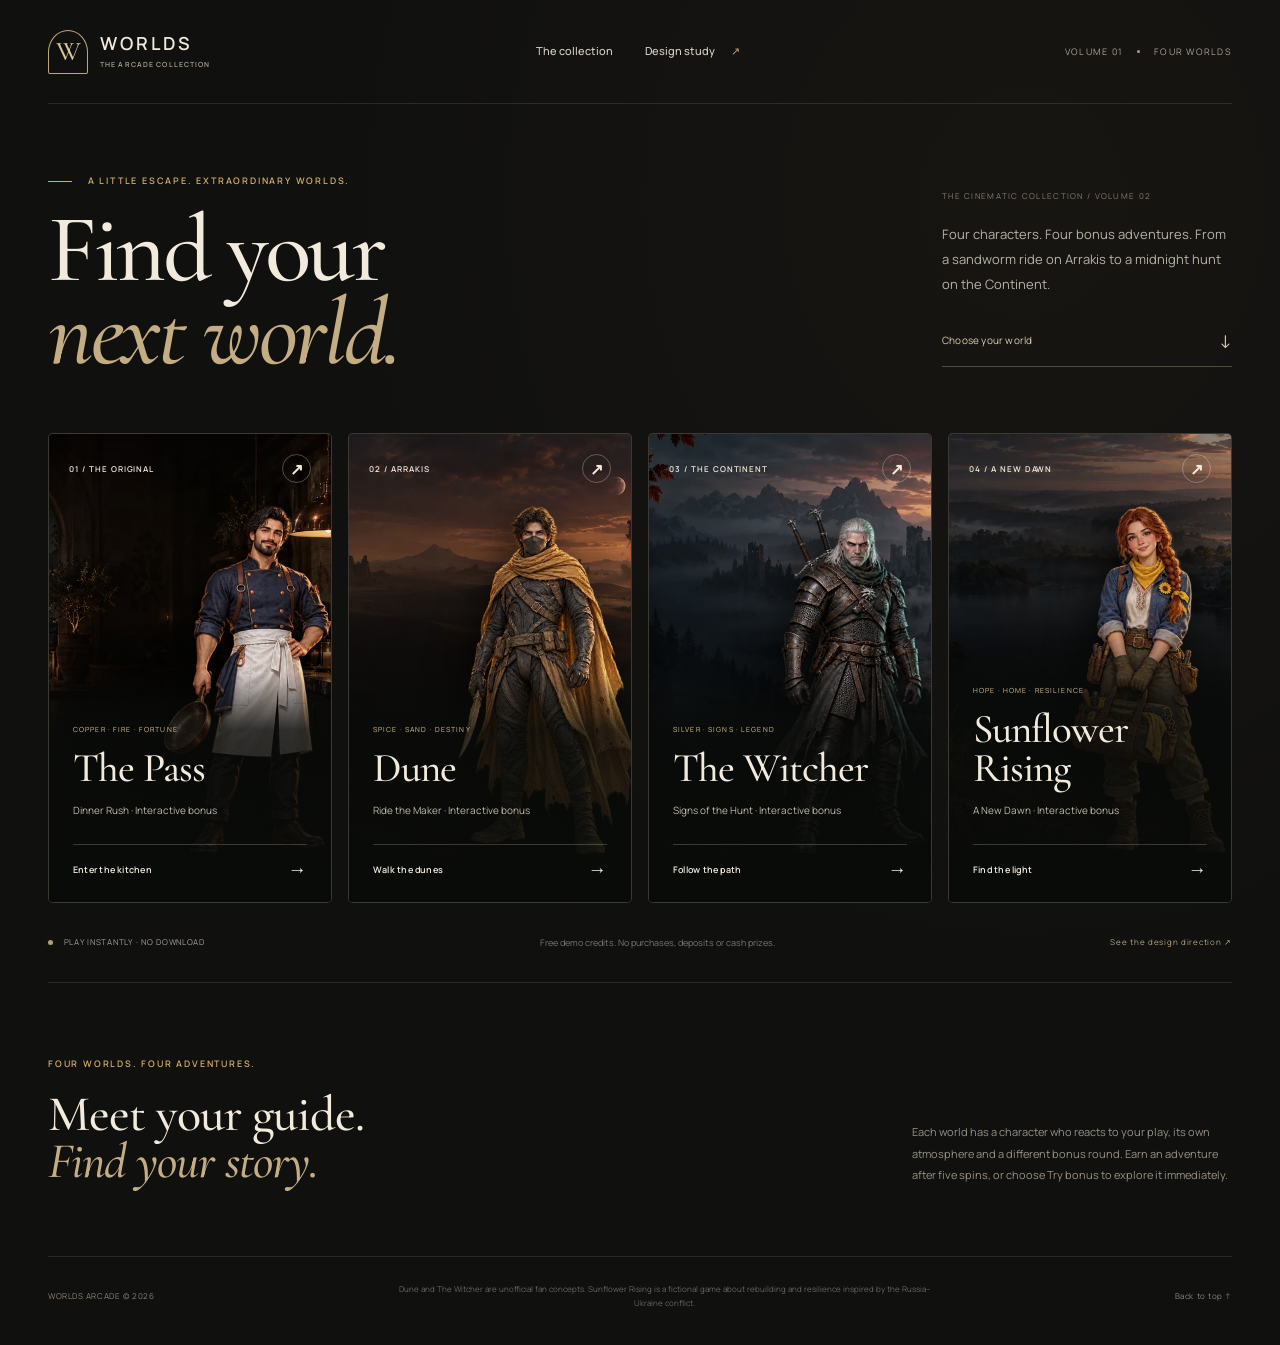
<file: index.html>
<!doctype html>
<html lang="en">
<head>
  <meta charset="utf-8"><meta name="viewport" content="width=device-width, initial-scale=1">
  <meta name="theme-color" content="#10100f"><meta name="description" content="Four atmospheric browser games. Explore The Pass, Dune, The Witcher and Sunflower Rising. Play instantly with free demo credits.">
  <title>Worlds Arcade — A collection of extraordinary worlds</title>
  <link rel="stylesheet" href="style.css"><link rel="stylesheet" href="arcade.css"><link rel="stylesheet" href="fullscreen.css">
</head>
<body class="lobby">
  <header class="site-header">
    <a class="brand" href="index.html" aria-label="Worlds Arcade home"><span class="brand-mark">W</span><span>WORLDS<span class="brand-sub">THE ARCADE COLLECTION</span></span></a>
    <nav class="header-links" aria-label="Main"><a href="#collection">The collection</a><a href="design/index.html">Design study <span>↗</span></a></nav>
    <span class="edition">VOLUME 01 <i></i> FOUR WORLDS</span>
  </header>
  <main>
    <section class="lobby-intro">
      <div><p class="eyebrow"><span class="tiny-line"></span> A LITTLE ESCAPE. EXTRAORDINARY WORLDS.</p><h1>Find your<br><em>next world.</em></h1></div>
      <div class="intro-note"><span class="index-label">THE CINEMATIC COLLECTION / VOLUME 02</span><p>Four characters. Four bonus adventures. From a sandworm ride on Arrakis to a midnight hunt on the Continent.</p><a class="text-link" href="#collection">Choose your world <span>↓</span></a></div>
    </section>
    <section class="collection" id="collection" aria-label="Choose a game">
      <a class="world-card pass-card" href="games/the-pass.html"><img src="assets/pass.webp" alt="A copper kitchen glowing under warm pendant lights" fetchpriority="high"><span class="card-shade"></span><div class="card-top"><span>01 / THE ORIGINAL</span><span class="round-arrow">↗</span></div><div class="card-copy"><span class="world-tag">COPPER · FIRE · FORTUNE</span><h2>The Pass</h2><p>A little heat. A touch of gold.</p><span class="enter">Enter the kitchen <span>→</span></span></div></a>
      <a class="world-card dune-card" href="games/dune.html"><img src="assets/dune.webp" alt="Vast Arrakis dunes beneath distant moons" fetchpriority="high"><span class="card-shade"></span><div class="card-top"><span>02 / ARRAKIS</span><span class="round-arrow">↗</span></div><div class="card-copy"><span class="world-tag">SPICE · SAND · DESTINY</span><h2>Dune</h2><p>The desert holds its secrets.</p><span class="enter">Walk the dunes <span>→</span></span></div></a>
      <a class="world-card witcher-card" href="games/witcher.html"><img src="assets/witcher.webp" alt="A misty forest and a forgotten fortress" loading="lazy"><span class="card-shade"></span><div class="card-top"><span>03 / THE CONTINENT</span><span class="round-arrow">↗</span></div><div class="card-copy"><span class="world-tag">SILVER · SIGNS · LEGEND</span><h2>The Witcher</h2><p>Fortune favours the wolf.</p><span class="enter">Follow the path <span>→</span></span></div></a>
      <a class="world-card ukraine-card" href="games/ukraine.html"><img src="assets/ukraine.webp" alt="Sunflowers and a village bridge in the morning light" loading="lazy"><span class="card-shade"></span><div class="card-top"><span>04 / A NEW DAWN</span><span class="round-arrow">↗</span></div><div class="card-copy"><span class="world-tag">HOPE · HOME · RESILIENCE</span><h2>Sunflower<br>Rising</h2><p>Build toward a brighter dawn.</p><span class="enter">Find the light <span>→</span></span></div></a>
    </section>
    <section class="collection-foot"><span><i class="status-dot"></i> PLAY INSTANTLY · NO DOWNLOAD</span><p>Free demo credits. No purchases, deposits or cash prizes.</p><a href="design/index.html">See the design direction <span>↗</span></a></section>
    <section class="about-collection"><p class="eyebrow">FOUR WORLDS. FOUR ADVENTURES.</p><div><h2>Meet your guide.<br><em>Find your story.</em></h2><p>Each world has a character who reacts to your play, its own atmosphere and a different bonus round. Earn an adventure after five spins, or choose Try bonus to explore it immediately.</p></div></section>
  </main>
  <footer class="lobby-footer"><span>WORLDS ARCADE © 2026</span><p>Dune and The Witcher are unofficial fan concepts. Sunflower Rising is a fictional game about rebuilding and resilience inspired by the Russia–Ukraine conflict.</p><a href="#">Back to top ↑</a></footer>
  <script type="module" src="fullscreen.js"></script><script type="module" src="arcade.js"></script>
</body>
</html>
</file>
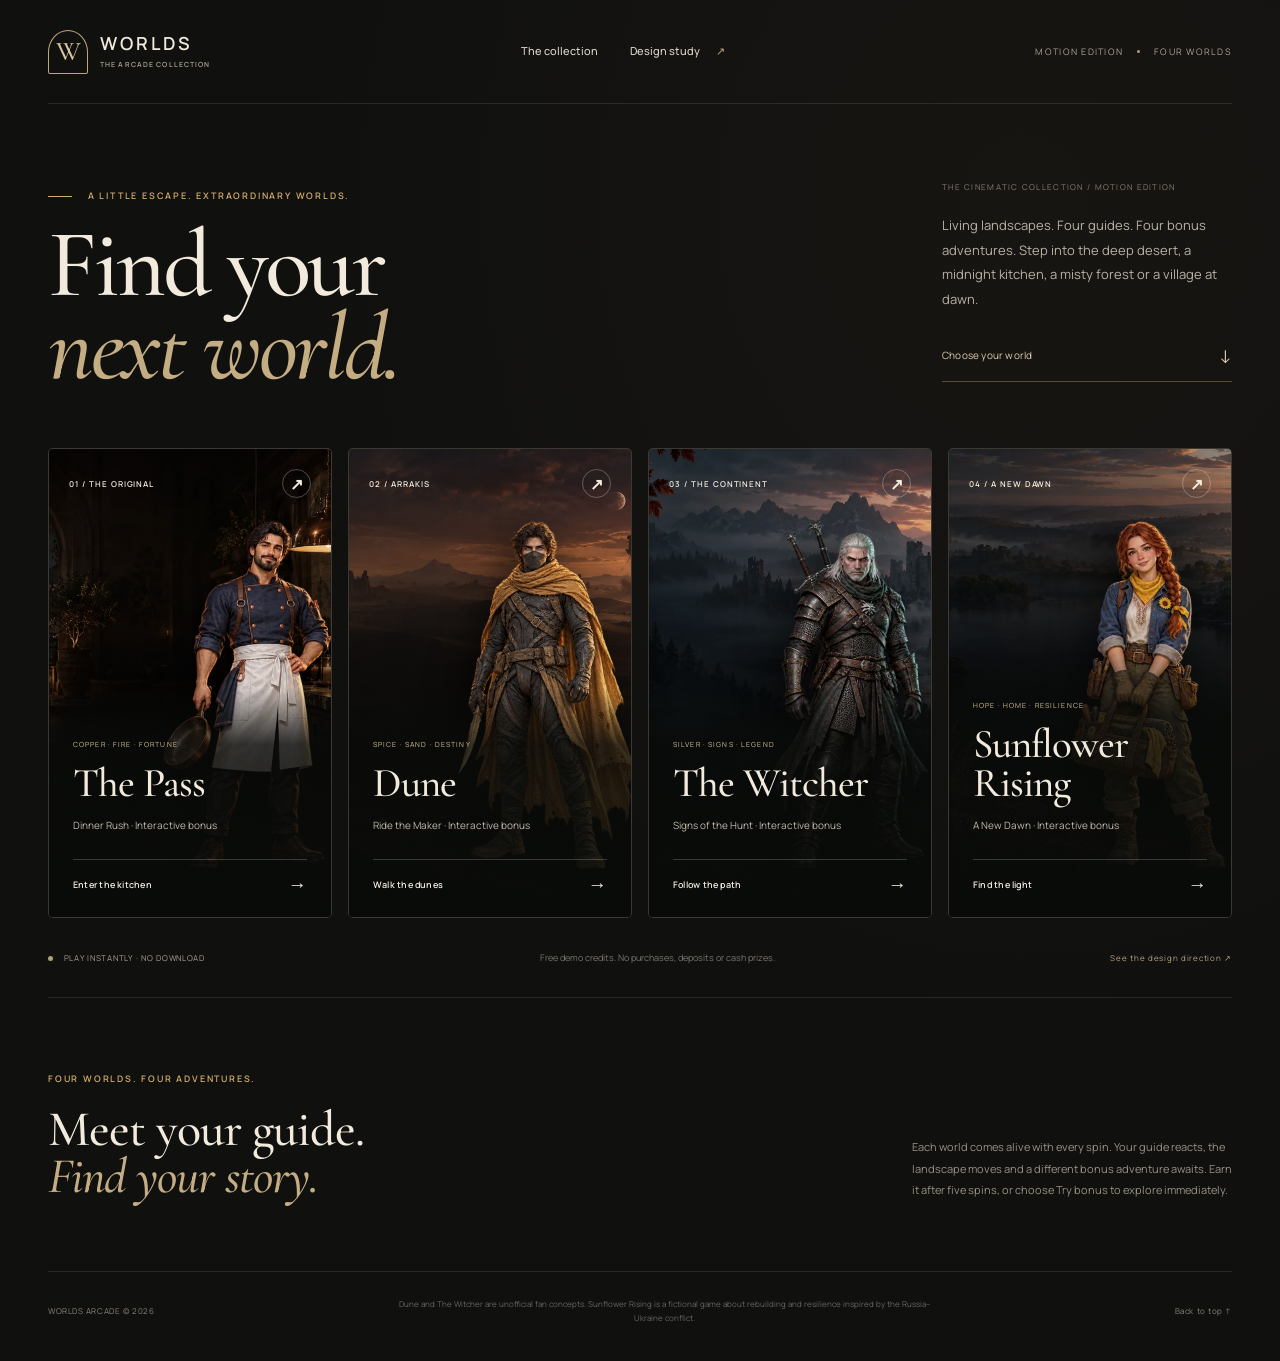
<file: cinematic/index.html>
<!doctype html>
<html lang="en">
<head>
  <meta charset="utf-8"><meta name="viewport" content="width=device-width, initial-scale=1">
  <meta name="theme-color" content="#10100f"><meta name="description" content="Four atmospheric browser games. Explore The Pass, Dune, The Witcher and Sunflower Rising. Play instantly with free demo credits.">
  <title>Worlds Arcade — The cinematic edition</title>
  <link rel="stylesheet" href="style.css"><link rel="stylesheet" href="arcade.css?v=5"><link rel="stylesheet" href="fullscreen.css">
</head>
<body class="lobby">
  <header class="site-header">
    <a class="brand" href="index.html" aria-label="Worlds Arcade home"><span class="brand-mark">W</span><span>WORLDS<span class="brand-sub">THE ARCADE COLLECTION</span></span></a>
    <nav class="header-links" aria-label="Main"><a href="#collection">The collection</a><a href="design/index.html">Design study <span>↗</span></a></nav>
    <span class="edition">MOTION EDITION <i></i> FOUR WORLDS</span>
  </header>
  <main>
    <section class="lobby-intro">
      <div><p class="eyebrow"><span class="tiny-line"></span> A LITTLE ESCAPE. EXTRAORDINARY WORLDS.</p><h1>Find your<br><em>next world.</em></h1></div>
      <div class="intro-note"><span class="index-label">THE CINEMATIC COLLECTION / MOTION EDITION</span><p>Living landscapes. Four guides. Four bonus adventures. Step into the deep desert, a midnight kitchen, a misty forest or a village at dawn.</p><a class="text-link" href="#collection">Choose your world <span>↓</span></a></div>
    </section>
    <section class="collection" id="collection" aria-label="Choose a game">
      <a class="world-card pass-card" href="games/the-pass.html"><img src="assets/pass.webp" alt="A copper kitchen glowing under warm pendant lights" fetchpriority="high"><span class="card-shade"></span><div class="card-top"><span>01 / THE ORIGINAL</span><span class="round-arrow">↗</span></div><div class="card-copy"><span class="world-tag">COPPER · FIRE · FORTUNE</span><h2>The Pass</h2><p>A little heat. A touch of gold.</p><span class="enter">Enter the kitchen <span>→</span></span></div></a>
      <a class="world-card dune-card" href="games/dune.html"><img src="assets/dune.webp" alt="Vast Arrakis dunes beneath distant moons" fetchpriority="high"><span class="card-shade"></span><div class="card-top"><span>02 / ARRAKIS</span><span class="round-arrow">↗</span></div><div class="card-copy"><span class="world-tag">SPICE · SAND · DESTINY</span><h2>Dune</h2><p>The desert holds its secrets.</p><span class="enter">Walk the dunes <span>→</span></span></div></a>
      <a class="world-card witcher-card" href="games/witcher.html"><img src="assets/witcher.webp" alt="A misty forest and a forgotten fortress" loading="lazy"><span class="card-shade"></span><div class="card-top"><span>03 / THE CONTINENT</span><span class="round-arrow">↗</span></div><div class="card-copy"><span class="world-tag">SILVER · SIGNS · LEGEND</span><h2>The Witcher</h2><p>Fortune favours the wolf.</p><span class="enter">Follow the path <span>→</span></span></div></a>
      <a class="world-card ukraine-card" href="games/ukraine.html"><img src="assets/ukraine.webp" alt="Sunflowers and a village bridge in the morning light" loading="lazy"><span class="card-shade"></span><div class="card-top"><span>04 / A NEW DAWN</span><span class="round-arrow">↗</span></div><div class="card-copy"><span class="world-tag">HOPE · HOME · RESILIENCE</span><h2>Sunflower<br>Rising</h2><p>Build toward a brighter dawn.</p><span class="enter">Find the light <span>→</span></span></div></a>
    </section>
    <section class="collection-foot"><span><i class="status-dot"></i> PLAY INSTANTLY · NO DOWNLOAD</span><p>Free demo credits. No purchases, deposits or cash prizes.</p><a href="design/index.html">See the design direction <span>↗</span></a></section>
    <section class="about-collection"><p class="eyebrow">FOUR WORLDS. FOUR ADVENTURES.</p><div><h2>Meet your guide.<br><em>Find your story.</em></h2><p>Each world comes alive with every spin. Your guide reacts, the landscape moves and a different bonus adventure awaits. Earn it after five spins, or choose Try bonus to explore immediately.</p></div></section>
  </main>
  <footer class="lobby-footer"><span>WORLDS ARCADE © 2026</span><p>Dune and The Witcher are unofficial fan concepts. Sunflower Rising is a fictional game about rebuilding and resilience inspired by the Russia–Ukraine conflict.</p><a href="#">Back to top ↑</a></footer>
  <script type="module" src="fullscreen.js"></script><script type="module" src="arcade.js?v=5"></script>
</body>
</html>
</file>
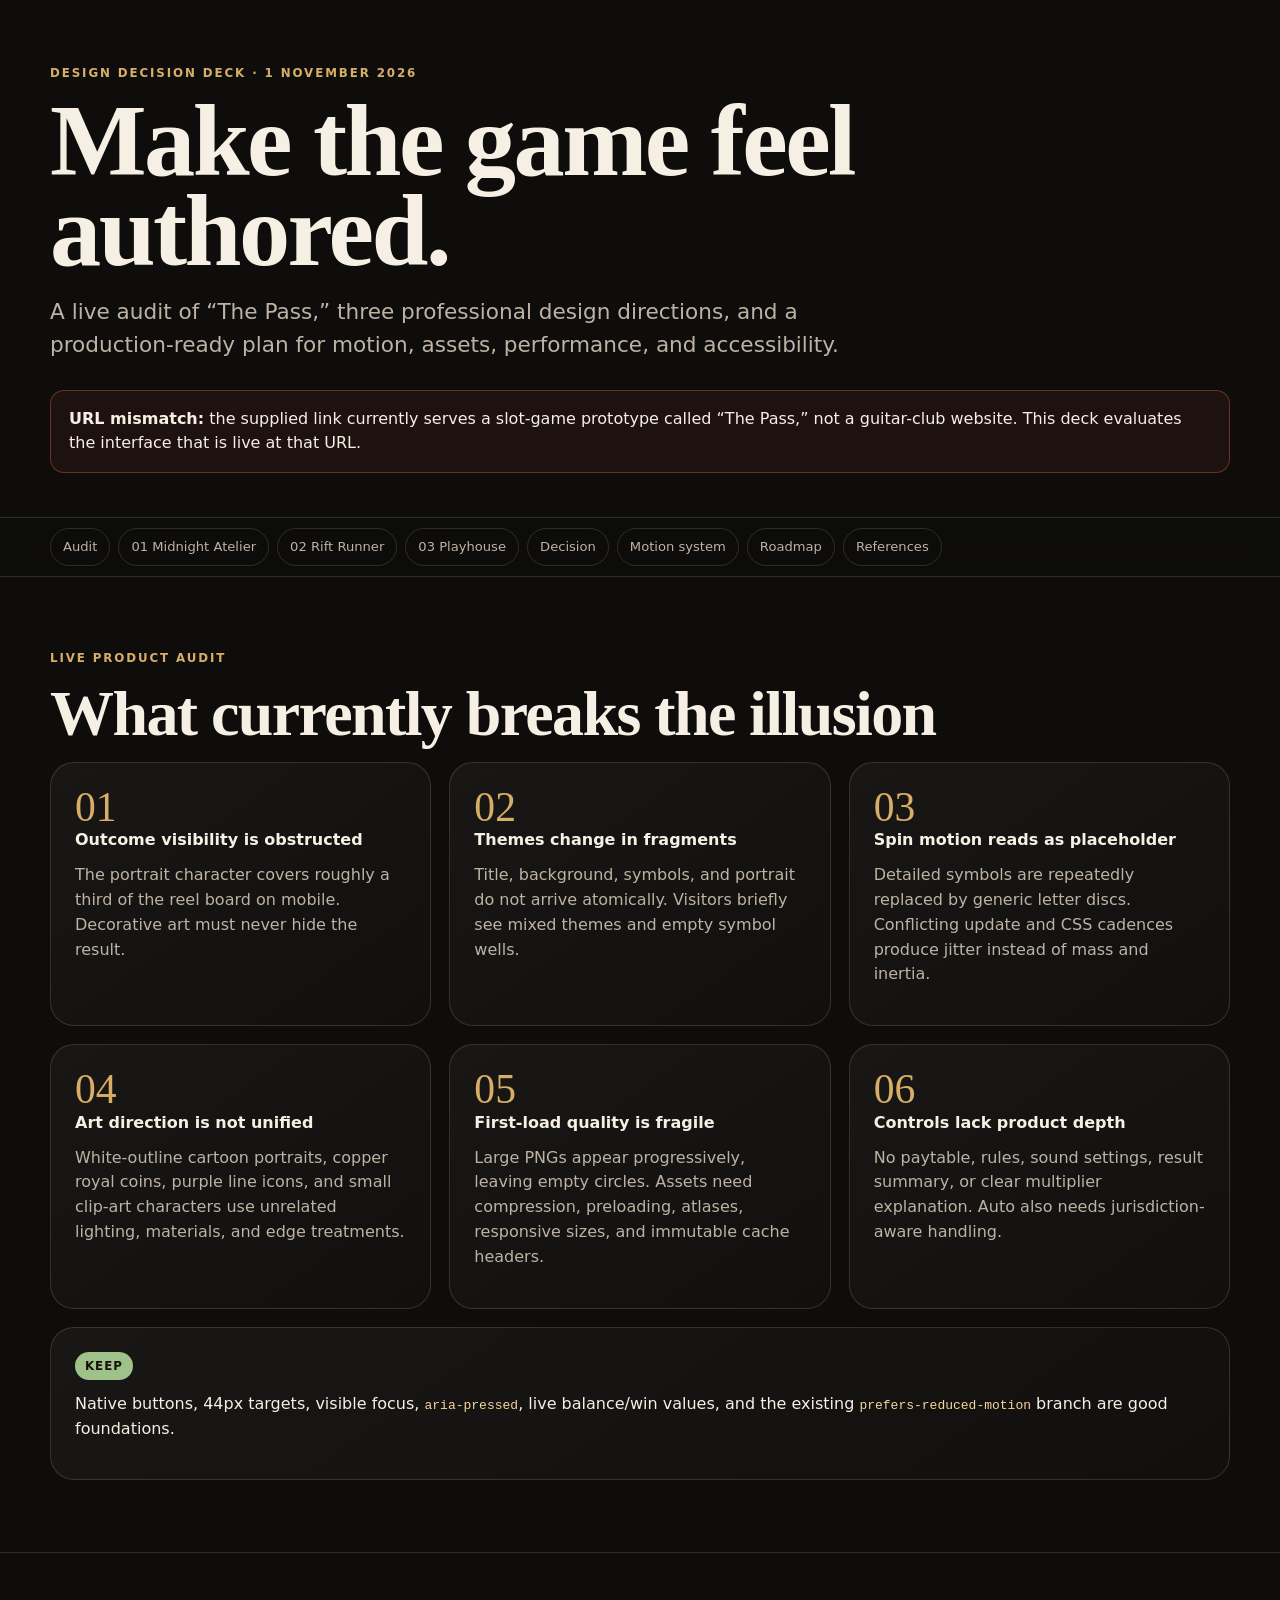
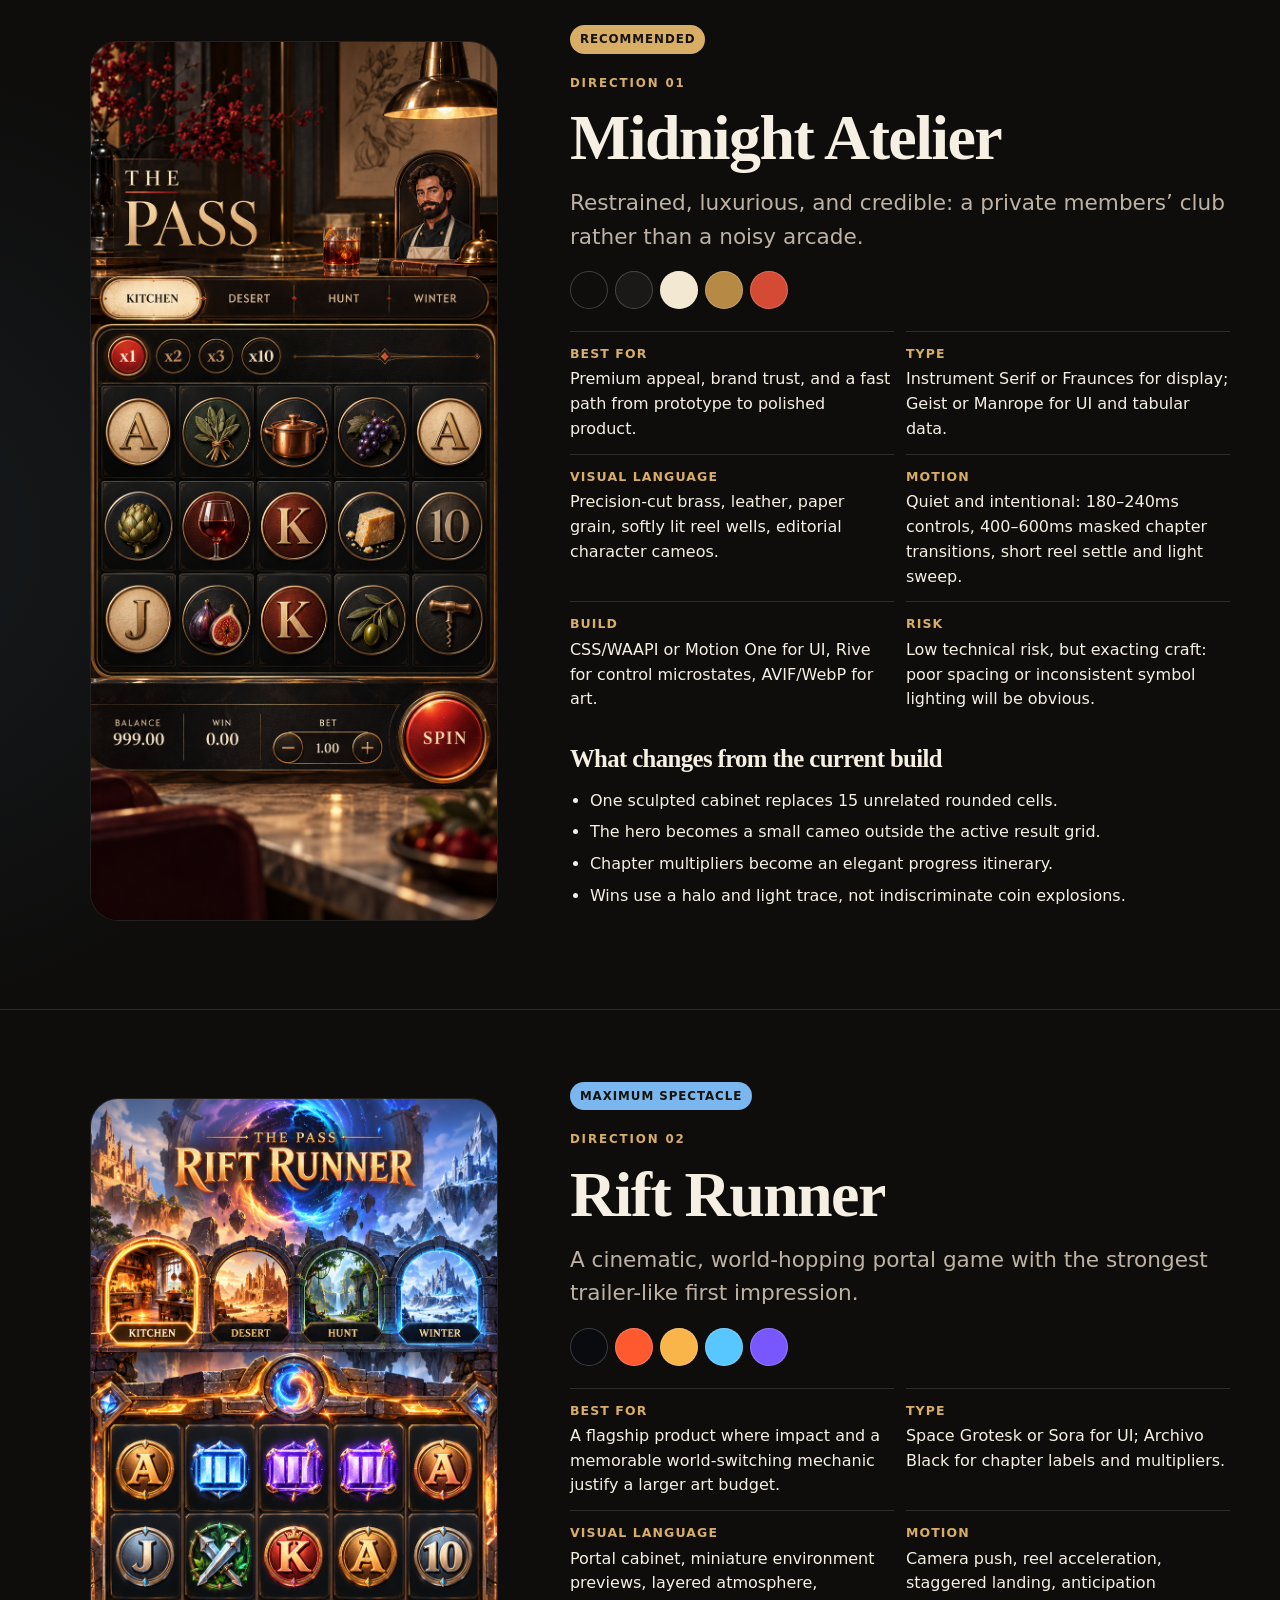
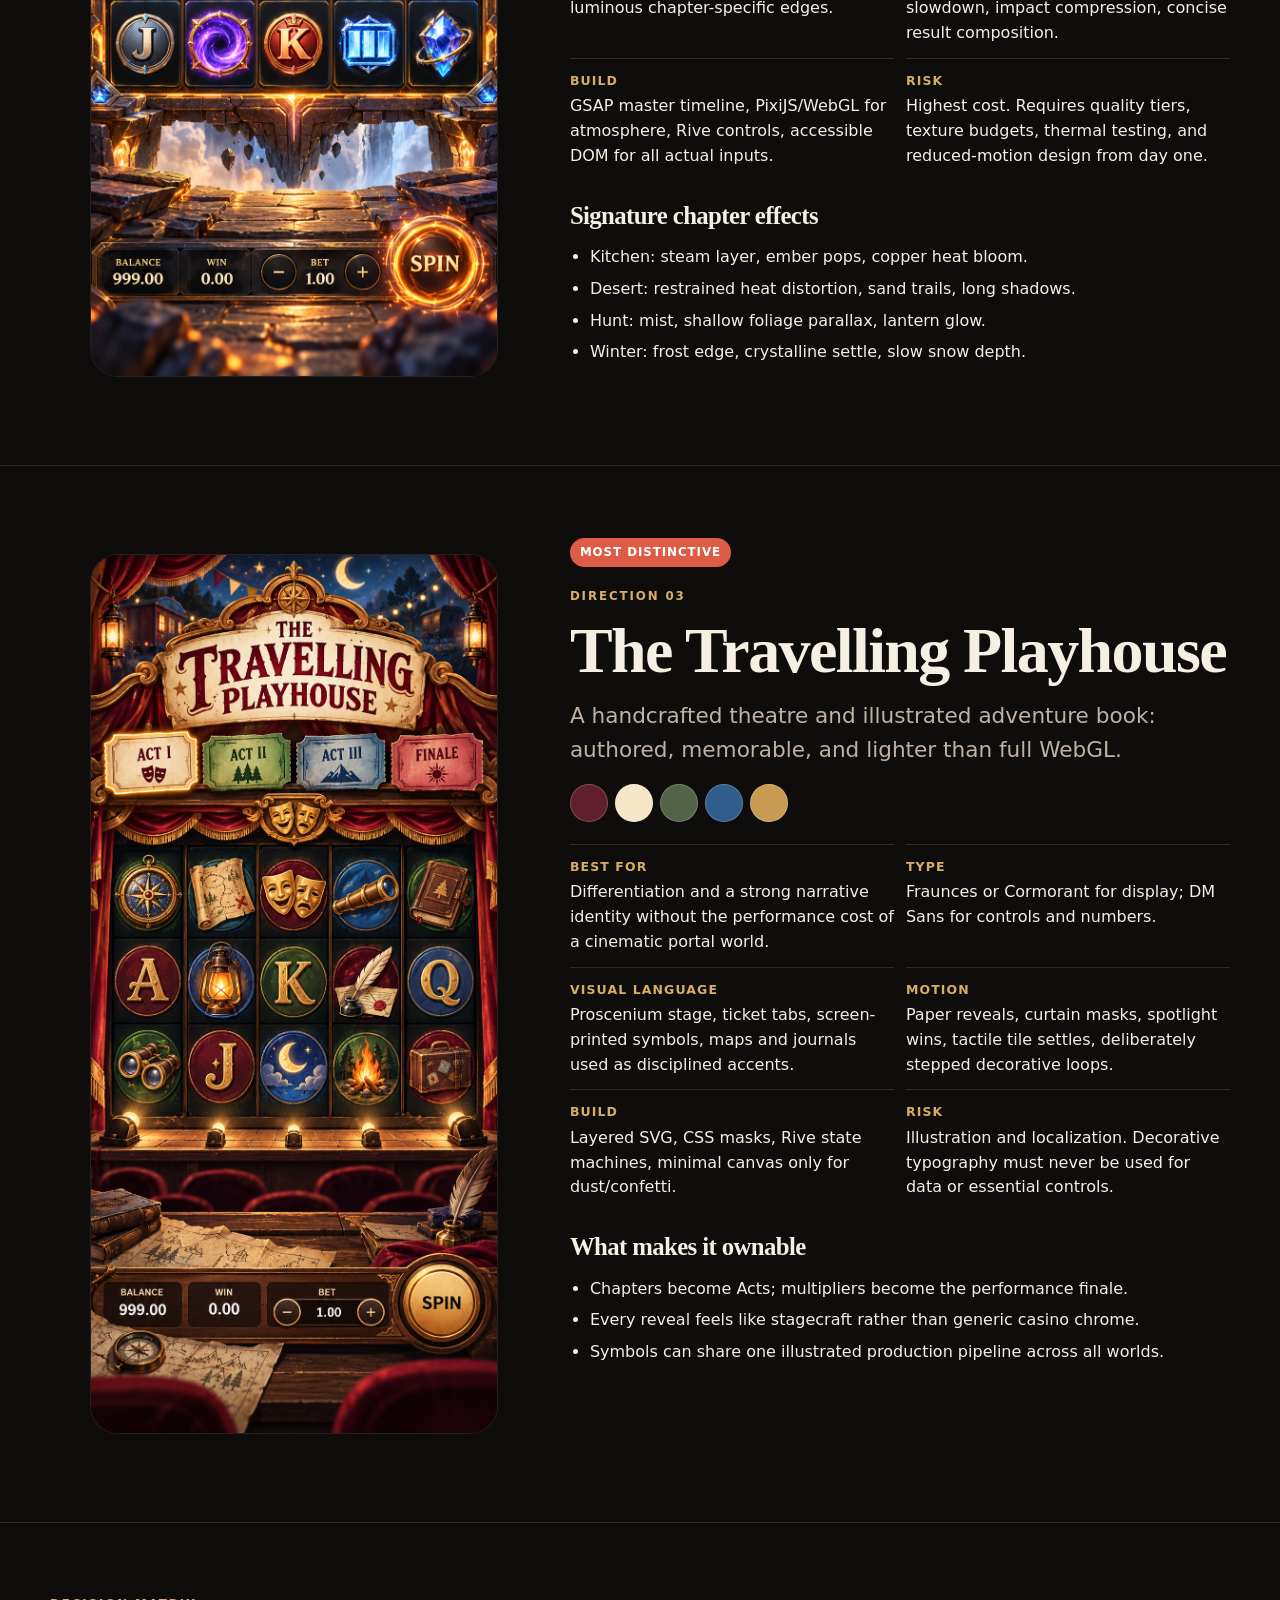
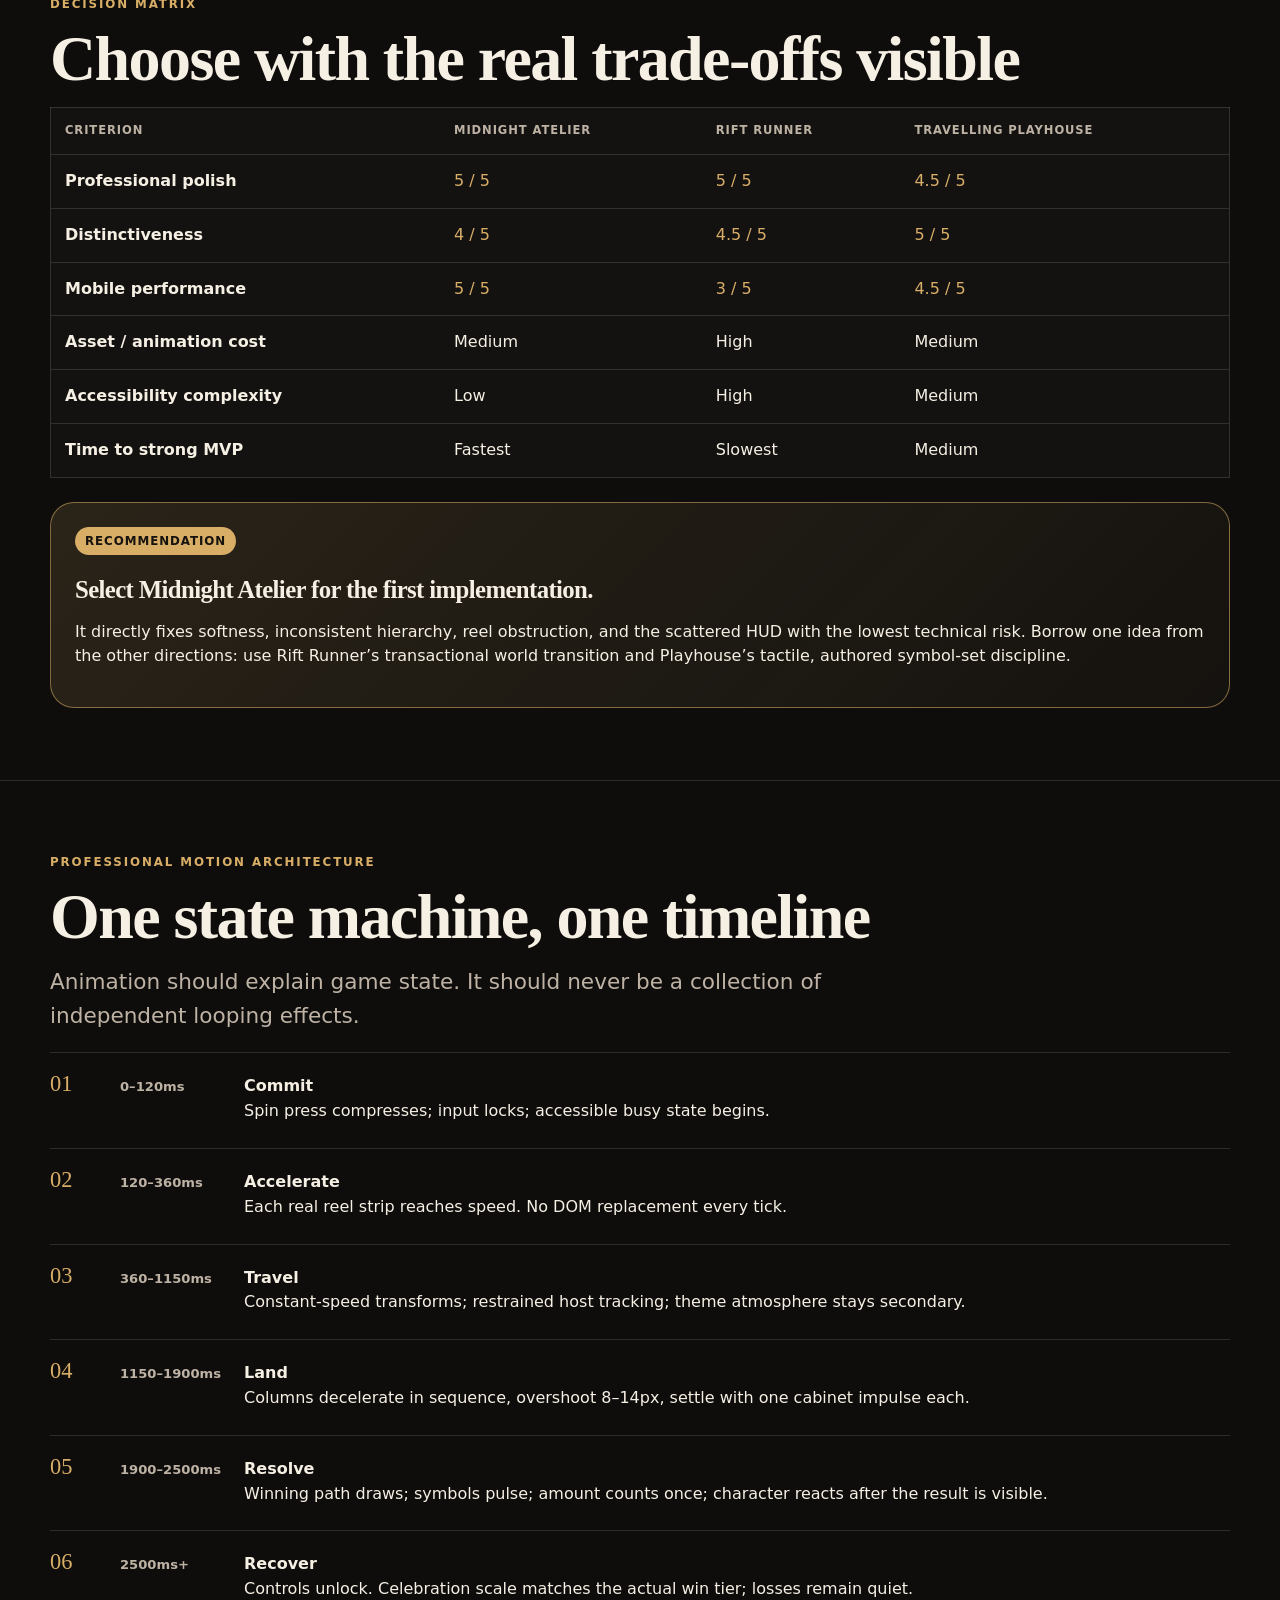
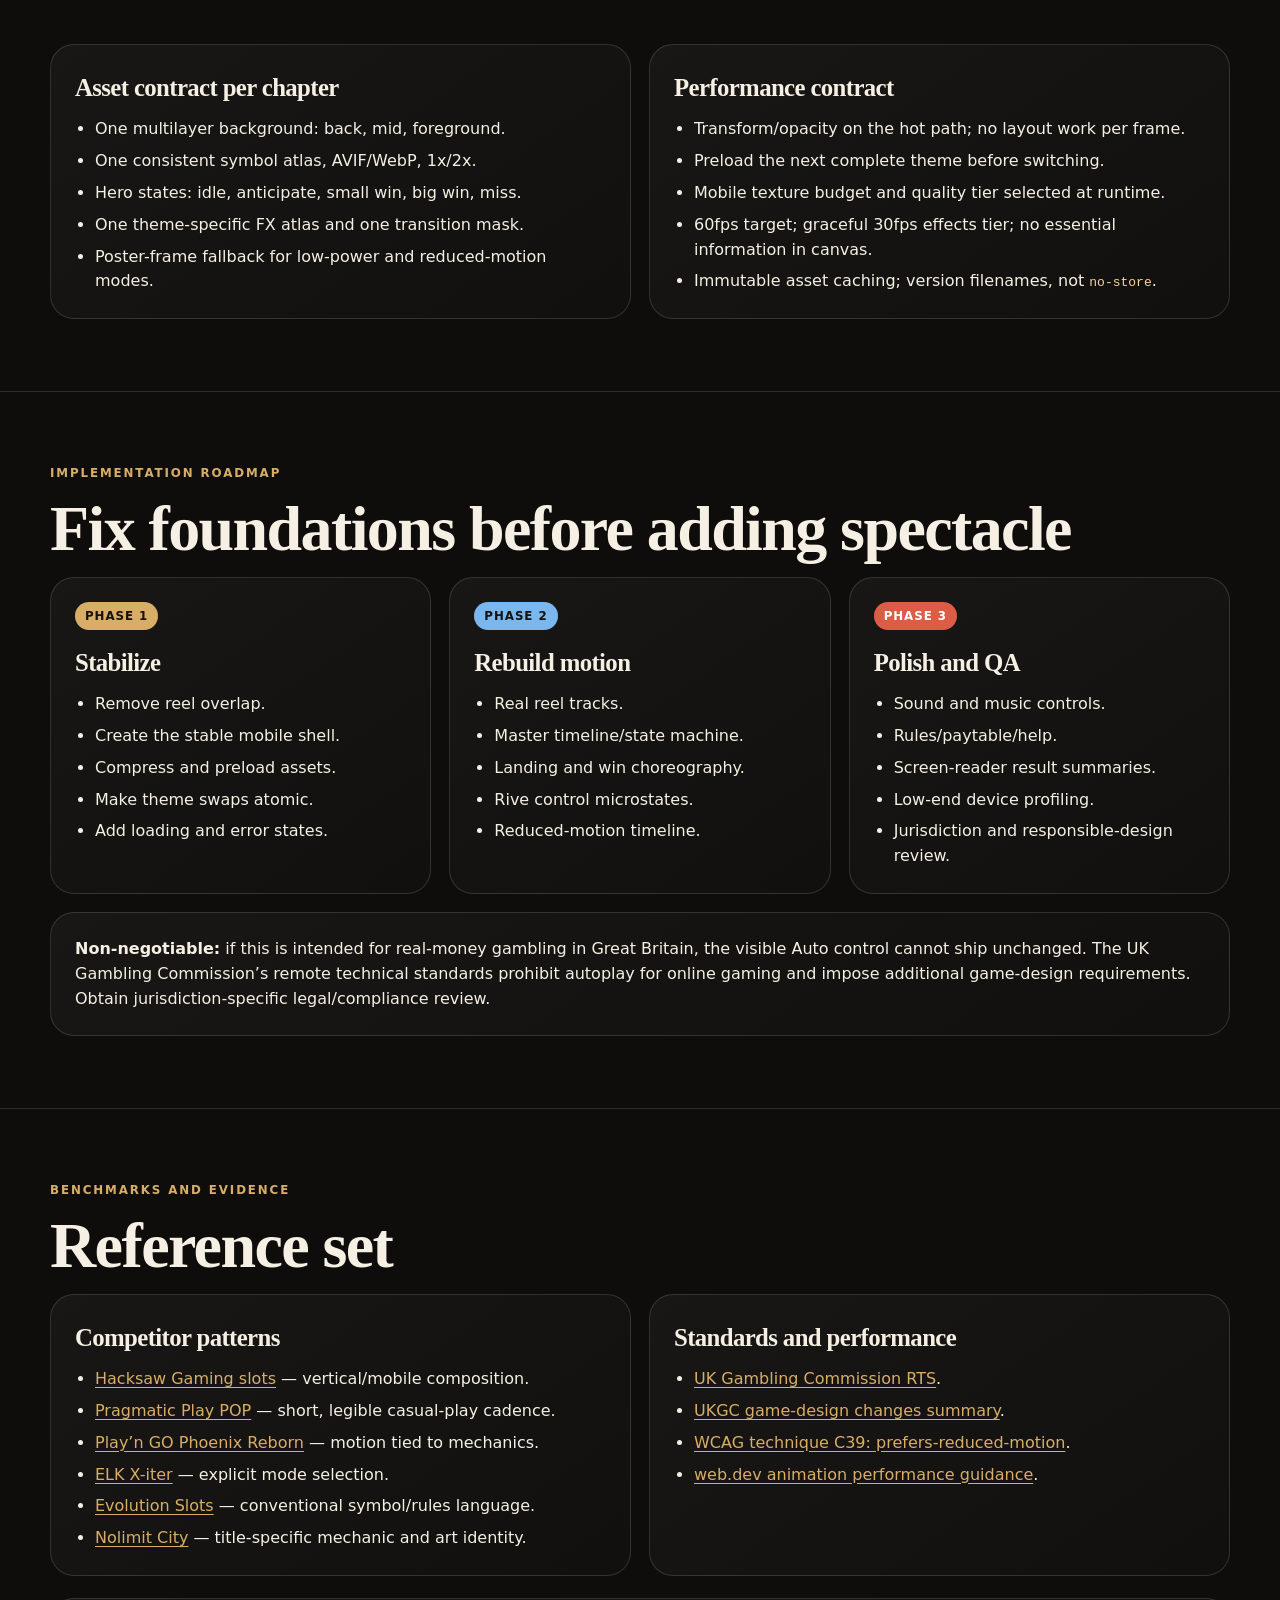
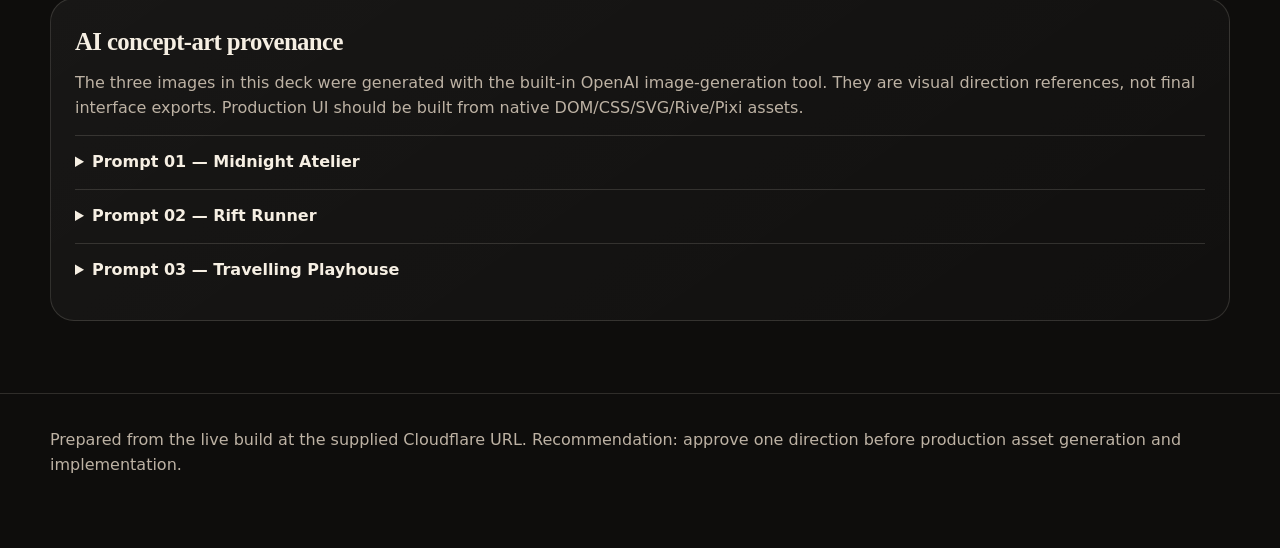
<file: design/index.html>
<!doctype html>
<html lang="en">
<head>
  <meta charset="utf-8">
  <meta name="viewport" content="width=device-width, initial-scale=1">
  <title>The Pass — Design Direction Decision Deck</title>
  <style>
    :root {
      color-scheme: dark;
      --bg: #0e0d0c;
      --panel: #171513;
      --panel-2: #211e1a;
      --text: #f6efe3;
      --muted: #bdb2a4;
      --line: rgba(246,239,227,.14);
      --gold: #d8ae67;
      --red: #dd5c45;
      --green: #9fc28a;
      --blue: #79b7ee;
      --radius: 24px;
    }

    * { box-sizing: border-box; }
    html { scroll-behavior: smooth; }
    body {
      margin: 0;
      background:
        radial-gradient(circle at 85% -10%, rgba(216,174,103,.13), transparent 35rem),
        radial-gradient(circle at -10% 25%, rgba(121,183,238,.08), transparent 30rem),
        var(--bg);
      color: var(--text);
      font-family: Inter, ui-sans-serif, system-ui, -apple-system, BlinkMacSystemFont, "Segoe UI", sans-serif;
      line-height: 1.55;
    }

    a { color: inherit; }
    .wrap { width: min(1180px, calc(100% - 32px)); margin: 0 auto; }
    .eyebrow { color: var(--gold); text-transform: uppercase; letter-spacing: .16em; font-size: .74rem; font-weight: 760; }
    h1, h2, h3 { font-family: Georgia, "Times New Roman", serif; letter-spacing: -.025em; }
    h1 { max-width: 900px; margin: 12px 0 18px; font-size: clamp(3rem, 8vw, 7.5rem); line-height: .88; }
    h2 { margin: 0 0 16px; font-size: clamp(2rem, 5vw, 4rem); line-height: 1; }
    h3 { margin: 0 0 10px; font-size: 1.55rem; }
    p { margin: 0 0 14px; }
    ul, ol { margin: 10px 0 0; padding-left: 1.25rem; }
    li + li { margin-top: 7px; }
    .muted { color: var(--muted); }
    .small { font-size: .88rem; }

    header { padding: 64px 0 44px; border-bottom: 1px solid var(--line); }
    .lede { max-width: 800px; color: var(--muted); font-size: clamp(1.05rem, 2.2vw, 1.35rem); }
    .notice {
      margin-top: 28px;
      padding: 16px 18px;
      border: 1px solid rgba(221,92,69,.4);
      border-radius: 14px;
      background: rgba(221,92,69,.08);
    }

    nav { position: sticky; top: 0; z-index: 10; backdrop-filter: blur(18px); background: rgba(14,13,12,.78); border-bottom: 1px solid var(--line); }
    nav .wrap { display: flex; gap: 8px; overflow-x: auto; padding-block: 10px; }
    nav a { flex: 0 0 auto; text-decoration: none; border: 1px solid var(--line); border-radius: 999px; padding: 8px 12px; color: var(--muted); font-size: .82rem; }
    nav a:hover, nav a:focus-visible { color: var(--text); border-color: var(--gold); outline: none; }

    section { padding: 72px 0; border-bottom: 1px solid var(--line); }
    .grid { display: grid; gap: 18px; }
    .grid.two { grid-template-columns: repeat(2, minmax(0,1fr)); }
    .grid.three { grid-template-columns: repeat(3, minmax(0,1fr)); }
    .card { border: 1px solid var(--line); background: linear-gradient(145deg, rgba(255,255,255,.045), rgba(255,255,255,.015)); border-radius: var(--radius); padding: 24px; }
    .tag { display: inline-flex; align-items: center; min-height: 28px; border-radius: 999px; padding: 5px 10px; font-size: .74rem; font-weight: 800; text-transform: uppercase; letter-spacing: .08em; color: #16120d; background: var(--gold); }
    .tag.red { background: var(--red); color: #fff; }
    .tag.blue { background: var(--blue); }
    .tag.green { background: var(--green); }
    .number { font-family: Georgia, serif; font-size: 2.6rem; color: var(--gold); line-height: 1; }
    .audit-card h3 { font-family: inherit; font-size: 1rem; letter-spacing: 0; }

    .direction { display: grid; grid-template-columns: minmax(0, .85fr) minmax(0, 1.15fr); gap: 32px; align-items: start; }
    .mockup { position: sticky; top: 70px; border-radius: 28px; overflow: hidden; border: 1px solid var(--line); background: #000; }
    .mockup img { display: block; width: 100%; height: auto; }
    .specs { display: grid; grid-template-columns: repeat(2, minmax(0,1fr)); gap: 12px; margin-top: 22px; }
    .spec { border-top: 1px solid var(--line); padding-top: 12px; }
    .spec strong { display: block; margin-bottom: 4px; color: var(--gold); font-size: .78rem; text-transform: uppercase; letter-spacing: .09em; }

    .swatches { display: flex; gap: 7px; margin: 18px 0; }
    .swatches i { width: 38px; aspect-ratio: 1; border-radius: 50%; box-shadow: inset 0 0 0 1px rgba(255,255,255,.2); }

    table { width: 100%; border-collapse: collapse; border: 1px solid var(--line); background: rgba(255,255,255,.02); }
    th, td { border-bottom: 1px solid var(--line); padding: 14px; text-align: left; vertical-align: top; }
    th { color: var(--muted); font-size: .72rem; text-transform: uppercase; letter-spacing: .08em; }
    td:first-child { font-weight: 760; }
    .score { color: var(--gold); white-space: nowrap; }

    .timeline { counter-reset: beat; display: grid; gap: 10px; margin-top: 20px; }
    .beat { counter-increment: beat; display: grid; grid-template-columns: 56px 110px 1fr; gap: 14px; align-items: baseline; padding: 14px 0; border-top: 1px solid var(--line); }
    .beat::before { content: counter(beat, decimal-leading-zero); color: var(--gold); font-family: Georgia, serif; font-size: 1.4rem; }
    .beat b { color: var(--muted); font-size: .82rem; }

    .recommend { border: 1px solid rgba(216,174,103,.55); background: linear-gradient(135deg, rgba(216,174,103,.14), rgba(216,174,103,.035)); }
    .source-list a { color: var(--gold); text-underline-offset: 3px; }
    details { border-top: 1px solid var(--line); padding: 14px 0; }
    summary { cursor: pointer; font-weight: 760; }
    code { color: #f5d599; }
    footer { padding: 34px 0 70px; color: var(--muted); }

    @media (max-width: 820px) {
      .grid.two, .grid.three, .direction { grid-template-columns: 1fr; }
      .mockup { position: static; }
      .specs { grid-template-columns: 1fr; }
      .beat { grid-template-columns: 44px 84px 1fr; }
      table { display: block; overflow-x: auto; }
    }

    @media print {
      nav { display: none; }
      body { background: #fff; color: #111; }
      .muted, .lede { color: #444; }
      .card, table { break-inside: avoid; }
      .mockup { position: static; max-width: 430px; }
      section { page-break-before: always; }
    }
  </style>
</head>
<body>
  <header>
    <div class="wrap">
      <p class="eyebrow">Design decision deck · 1 November 2026</p>
      <h1>Make the game feel authored.</h1>
      <p class="lede">A live audit of “The Pass,” three professional design directions, and a production-ready plan for motion, assets, performance, and accessibility.</p>
      <div class="notice"><strong>URL mismatch:</strong> the supplied link currently serves a slot-game prototype called “The Pass,” not a guitar-club website. This deck evaluates the interface that is live at that URL.</div>
    </div>
  </header>

  <nav aria-label="Deck sections">
    <div class="wrap">
      <a href="#audit">Audit</a>
      <a href="#midnight">01 Midnight Atelier</a>
      <a href="#rift">02 Rift Runner</a>
      <a href="#playhouse">03 Playhouse</a>
      <a href="#decision">Decision</a>
      <a href="#motion">Motion system</a>
      <a href="#roadmap">Roadmap</a>
      <a href="#references">References</a>
    </div>
  </nav>

  <main>
    <section id="audit">
      <div class="wrap">
        <p class="eyebrow">Live product audit</p>
        <h2>What currently breaks the illusion</h2>
        <div class="grid three">
          <article class="card audit-card"><div class="number">01</div><h3>Outcome visibility is obstructed</h3><p class="muted">The portrait character covers roughly a third of the reel board on mobile. Decorative art must never hide the result.</p></article>
          <article class="card audit-card"><div class="number">02</div><h3>Themes change in fragments</h3><p class="muted">Title, background, symbols, and portrait do not arrive atomically. Visitors briefly see mixed themes and empty symbol wells.</p></article>
          <article class="card audit-card"><div class="number">03</div><h3>Spin motion reads as placeholder</h3><p class="muted">Detailed symbols are repeatedly replaced by generic letter discs. Conflicting update and CSS cadences produce jitter instead of mass and inertia.</p></article>
          <article class="card audit-card"><div class="number">04</div><h3>Art direction is not unified</h3><p class="muted">White-outline cartoon portraits, copper royal coins, purple line icons, and small clip-art characters use unrelated lighting, materials, and edge treatments.</p></article>
          <article class="card audit-card"><div class="number">05</div><h3>First-load quality is fragile</h3><p class="muted">Large PNGs appear progressively, leaving empty circles. Assets need compression, preloading, atlases, responsive sizes, and immutable cache headers.</p></article>
          <article class="card audit-card"><div class="number">06</div><h3>Controls lack product depth</h3><p class="muted">No paytable, rules, sound settings, result summary, or clear multiplier explanation. Auto also needs jurisdiction-aware handling.</p></article>
        </div>
        <div class="card" style="margin-top:18px">
          <span class="tag green">Keep</span>
          <p style="margin-top:12px">Native buttons, 44px targets, visible focus, <code>aria-pressed</code>, live balance/win values, and the existing <code>prefers-reduced-motion</code> branch are good foundations.</p>
        </div>
      </div>
    </section>

    <section id="midnight">
      <div class="wrap direction">
        <figure class="mockup"><img src="direction-1-midnight-atelier.png" alt="Midnight Atelier high-fidelity mobile game concept"></figure>
        <div>
          <span class="tag">Recommended</span>
          <p class="eyebrow" style="margin-top:20px">Direction 01</p>
          <h2>Midnight Atelier</h2>
          <p class="lede">Restrained, luxurious, and credible: a private members’ club rather than a noisy arcade.</p>
          <div class="swatches" aria-label="Palette">
            <i style="background:#100e0d"></i><i style="background:#1b1917"></i><i style="background:#f3e9d2"></i><i style="background:#b68a45"></i><i style="background:#d54a35"></i>
          </div>
          <div class="specs">
            <div class="spec"><strong>Best for</strong>Premium appeal, brand trust, and a fast path from prototype to polished product.</div>
            <div class="spec"><strong>Type</strong>Instrument Serif or Fraunces for display; Geist or Manrope for UI and tabular data.</div>
            <div class="spec"><strong>Visual language</strong>Precision-cut brass, leather, paper grain, softly lit reel wells, editorial character cameos.</div>
            <div class="spec"><strong>Motion</strong>Quiet and intentional: 180–240ms controls, 400–600ms masked chapter transitions, short reel settle and light sweep.</div>
            <div class="spec"><strong>Build</strong>CSS/WAAPI or Motion One for UI, Rive for control microstates, AVIF/WebP for art.</div>
            <div class="spec"><strong>Risk</strong>Low technical risk, but exacting craft: poor spacing or inconsistent symbol lighting will be obvious.</div>
          </div>
          <h3 style="margin-top:28px">What changes from the current build</h3>
          <ul>
            <li>One sculpted cabinet replaces 15 unrelated rounded cells.</li>
            <li>The hero becomes a small cameo outside the active result grid.</li>
            <li>Chapter multipliers become an elegant progress itinerary.</li>
            <li>Wins use a halo and light trace, not indiscriminate coin explosions.</li>
          </ul>
        </div>
      </div>
    </section>

    <section id="rift">
      <div class="wrap direction">
        <figure class="mockup"><img src="direction-2-rift-runner.png" alt="Rift Runner high-fidelity mobile game concept"></figure>
        <div>
          <span class="tag blue">Maximum spectacle</span>
          <p class="eyebrow" style="margin-top:20px">Direction 02</p>
          <h2>Rift Runner</h2>
          <p class="lede">A cinematic, world-hopping portal game with the strongest trailer-like first impression.</p>
          <div class="swatches" aria-label="Palette">
            <i style="background:#090b0e"></i><i style="background:#ff5a2f"></i><i style="background:#f9b44a"></i><i style="background:#58c7ff"></i><i style="background:#7957ff"></i>
          </div>
          <div class="specs">
            <div class="spec"><strong>Best for</strong>A flagship product where impact and a memorable world-switching mechanic justify a larger art budget.</div>
            <div class="spec"><strong>Type</strong>Space Grotesk or Sora for UI; Archivo Black for chapter labels and multipliers.</div>
            <div class="spec"><strong>Visual language</strong>Portal cabinet, miniature environment previews, layered atmosphere, luminous chapter-specific edges.</div>
            <div class="spec"><strong>Motion</strong>Camera push, reel acceleration, staggered landing, anticipation slowdown, impact compression, concise result composition.</div>
            <div class="spec"><strong>Build</strong>GSAP master timeline, PixiJS/WebGL for atmosphere, Rive controls, accessible DOM for all actual inputs.</div>
            <div class="spec"><strong>Risk</strong>Highest cost. Requires quality tiers, texture budgets, thermal testing, and reduced-motion design from day one.</div>
          </div>
          <h3 style="margin-top:28px">Signature chapter effects</h3>
          <ul>
            <li>Kitchen: steam layer, ember pops, copper heat bloom.</li>
            <li>Desert: restrained heat distortion, sand trails, long shadows.</li>
            <li>Hunt: mist, shallow foliage parallax, lantern glow.</li>
            <li>Winter: frost edge, crystalline settle, slow snow depth.</li>
          </ul>
        </div>
      </div>
    </section>

    <section id="playhouse">
      <div class="wrap direction">
        <figure class="mockup"><img src="direction-3-travelling-playhouse.png" alt="Travelling Playhouse high-fidelity mobile game concept"></figure>
        <div>
          <span class="tag red">Most distinctive</span>
          <p class="eyebrow" style="margin-top:20px">Direction 03</p>
          <h2>The Travelling Playhouse</h2>
          <p class="lede">A handcrafted theatre and illustrated adventure book: authored, memorable, and lighter than full WebGL.</p>
          <div class="swatches" aria-label="Palette">
            <i style="background:#611f2d"></i><i style="background:#f5e6c8"></i><i style="background:#526347"></i><i style="background:#315d8c"></i><i style="background:#c79b51"></i>
          </div>
          <div class="specs">
            <div class="spec"><strong>Best for</strong>Differentiation and a strong narrative identity without the performance cost of a cinematic portal world.</div>
            <div class="spec"><strong>Type</strong>Fraunces or Cormorant for display; DM Sans for controls and numbers.</div>
            <div class="spec"><strong>Visual language</strong>Proscenium stage, ticket tabs, screen-printed symbols, maps and journals used as disciplined accents.</div>
            <div class="spec"><strong>Motion</strong>Paper reveals, curtain masks, spotlight wins, tactile tile settles, deliberately stepped decorative loops.</div>
            <div class="spec"><strong>Build</strong>Layered SVG, CSS masks, Rive state machines, minimal canvas only for dust/confetti.</div>
            <div class="spec"><strong>Risk</strong>Illustration and localization. Decorative typography must never be used for data or essential controls.</div>
          </div>
          <h3 style="margin-top:28px">What makes it ownable</h3>
          <ul>
            <li>Chapters become Acts; multipliers become the performance finale.</li>
            <li>Every reveal feels like stagecraft rather than generic casino chrome.</li>
            <li>Symbols can share one illustrated production pipeline across all worlds.</li>
          </ul>
        </div>
      </div>
    </section>

    <section id="decision">
      <div class="wrap">
        <p class="eyebrow">Decision matrix</p>
        <h2>Choose with the real trade-offs visible</h2>
        <table>
          <thead><tr><th>Criterion</th><th>Midnight Atelier</th><th>Rift Runner</th><th>Travelling Playhouse</th></tr></thead>
          <tbody>
            <tr><td>Professional polish</td><td class="score">5 / 5</td><td class="score">5 / 5</td><td class="score">4.5 / 5</td></tr>
            <tr><td>Distinctiveness</td><td class="score">4 / 5</td><td class="score">4.5 / 5</td><td class="score">5 / 5</td></tr>
            <tr><td>Mobile performance</td><td class="score">5 / 5</td><td class="score">3 / 5</td><td class="score">4.5 / 5</td></tr>
            <tr><td>Asset / animation cost</td><td>Medium</td><td>High</td><td>Medium</td></tr>
            <tr><td>Accessibility complexity</td><td>Low</td><td>High</td><td>Medium</td></tr>
            <tr><td>Time to strong MVP</td><td>Fastest</td><td>Slowest</td><td>Medium</td></tr>
          </tbody>
        </table>

        <article class="card recommend" style="margin-top:24px">
          <span class="tag">Recommendation</span>
          <h3 style="margin-top:16px">Select Midnight Atelier for the first implementation.</h3>
          <p>It directly fixes softness, inconsistent hierarchy, reel obstruction, and the scattered HUD with the lowest technical risk. Borrow one idea from the other directions: use Rift Runner’s transactional world transition and Playhouse’s tactile, authored symbol-set discipline.</p>
        </article>
      </div>
    </section>

    <section id="motion">
      <div class="wrap">
        <p class="eyebrow">Professional motion architecture</p>
        <h2>One state machine, one timeline</h2>
        <p class="lede">Animation should explain game state. It should never be a collection of independent looping effects.</p>
        <div class="timeline">
          <div class="beat"><b>0–120ms</b><span><strong>Commit</strong><br>Spin press compresses; input locks; accessible busy state begins.</span></div>
          <div class="beat"><b>120–360ms</b><span><strong>Accelerate</strong><br>Each real reel strip reaches speed. No DOM replacement every tick.</span></div>
          <div class="beat"><b>360–1150ms</b><span><strong>Travel</strong><br>Constant-speed transforms; restrained host tracking; theme atmosphere stays secondary.</span></div>
          <div class="beat"><b>1150–1900ms</b><span><strong>Land</strong><br>Columns decelerate in sequence, overshoot 8–14px, settle with one cabinet impulse each.</span></div>
          <div class="beat"><b>1900–2500ms</b><span><strong>Resolve</strong><br>Winning path draws; symbols pulse; amount counts once; character reacts after the result is visible.</span></div>
          <div class="beat"><b>2500ms+</b><span><strong>Recover</strong><br>Controls unlock. Celebration scale matches the actual win tier; losses remain quiet.</span></div>
        </div>
        <div class="grid two" style="margin-top:28px">
          <article class="card"><h3>Asset contract per chapter</h3><ul><li>One multilayer background: back, mid, foreground.</li><li>One consistent symbol atlas, AVIF/WebP, 1x/2x.</li><li>Hero states: idle, anticipate, small win, big win, miss.</li><li>One theme-specific FX atlas and one transition mask.</li><li>Poster-frame fallback for low-power and reduced-motion modes.</li></ul></article>
          <article class="card"><h3>Performance contract</h3><ul><li>Transform/opacity on the hot path; no layout work per frame.</li><li>Preload the next complete theme before switching.</li><li>Mobile texture budget and quality tier selected at runtime.</li><li>60fps target; graceful 30fps effects tier; no essential information in canvas.</li><li>Immutable asset caching; version filenames, not <code>no-store</code>.</li></ul></article>
        </div>
      </div>
    </section>

    <section id="roadmap">
      <div class="wrap">
        <p class="eyebrow">Implementation roadmap</p>
        <h2>Fix foundations before adding spectacle</h2>
        <div class="grid three">
          <article class="card"><span class="tag">Phase 1</span><h3 style="margin-top:14px">Stabilize</h3><ul><li>Remove reel overlap.</li><li>Create the stable mobile shell.</li><li>Compress and preload assets.</li><li>Make theme swaps atomic.</li><li>Add loading and error states.</li></ul></article>
          <article class="card"><span class="tag blue">Phase 2</span><h3 style="margin-top:14px">Rebuild motion</h3><ul><li>Real reel tracks.</li><li>Master timeline/state machine.</li><li>Landing and win choreography.</li><li>Rive control microstates.</li><li>Reduced-motion timeline.</li></ul></article>
          <article class="card"><span class="tag red">Phase 3</span><h3 style="margin-top:14px">Polish and QA</h3><ul><li>Sound and music controls.</li><li>Rules/paytable/help.</li><li>Screen-reader result summaries.</li><li>Low-end device profiling.</li><li>Jurisdiction and responsible-design review.</li></ul></article>
        </div>
        <div class="card" style="margin-top:18px"><strong>Non-negotiable:</strong> if this is intended for real-money gambling in Great Britain, the visible Auto control cannot ship unchanged. The UK Gambling Commission’s remote technical standards prohibit autoplay for online gaming and impose additional game-design requirements. Obtain jurisdiction-specific legal/compliance review.</div>
      </div>
    </section>

    <section id="references">
      <div class="wrap">
        <p class="eyebrow">Benchmarks and evidence</p>
        <h2>Reference set</h2>
        <div class="grid two source-list">
          <article class="card"><h3>Competitor patterns</h3><ul><li><a href="https://www.hacksawgaming.com/games/slots">Hacksaw Gaming slots</a> — vertical/mobile composition.</li><li><a href="https://www.pragmaticplay.com/en/pragmatic-play-pop/">Pragmatic Play POP</a> — short, legible casual-play cadence.</li><li><a href="https://www.playngo.com/post/play-n-go-rise-to-the-occasion-with-phoenix-reborn">Play’n GO Phoenix Reborn</a> — motion tied to mechanics.</li><li><a href="https://www.elk-studios.com/x-iter/">ELK X-iter</a> — explicit mode selection.</li><li><a href="https://games.evolution.com/slots/">Evolution Slots</a> — conventional symbol/rules language.</li><li><a href="https://nolimitcity.com/games">Nolimit City</a> — title-specific mechanic and art identity.</li></ul></article>
          <article class="card"><h3>Standards and performance</h3><ul><li><a href="https://www.gamblingcommission.gov.uk/standards/remote-gambling-and-software-technical-standards/3-remote-gambling-and-software-technical-standards">UK Gambling Commission RTS</a>.</li><li><a href="https://www.gamblingcommission.gov.uk/consultation-response/online-games-design-and-reverse-withdrawals/ogdrw-annex-1-summary-of-changes-to-rts">UKGC game-design changes summary</a>.</li><li><a href="https://www.w3.org/WAI/WCAG22/Techniques/css/C39">WCAG technique C39: prefers-reduced-motion</a>.</li><li><a href="https://web.dev/articles/animations-and-performance">web.dev animation performance guidance</a>.</li></ul></article>
        </div>

        <div class="card" style="margin-top:22px">
          <h3>AI concept-art provenance</h3>
          <p class="muted">The three images in this deck were generated with the built-in OpenAI image-generation tool. They are visual direction references, not final interface exports. Production UI should be built from native DOM/CSS/SVG/Rive/Pixi assets.</p>
          <details><summary>Prompt 01 — Midnight Atelier</summary><p class="small muted">High-fidelity 390×844-style mobile slot UI; private-members-club mood; ink, parchment, brass, vermilion; unobstructed 5×3 reels; small editorial character cameo; clear four-chapter selector and thumb-zone control dock; restrained light sweep and tactile settle; no casino clichés or overlapping artwork.</p></details>
          <details><summary>Prompt 02 — Rift Runner</summary><p class="small muted">High-fidelity 390×844-style cinematic portal slot UI; carbon, ember, molten gold, ice blue, ultraviolet; four world previews; unobstructed 5×3 reels; stable bottom control deck; energy-ring spin state and 2.5D parallax cues; avoid clutter, excessive bloom, and generic cyberpunk HUD styling.</p></details>
          <details><summary>Prompt 03 — Travelling Playhouse</summary><p class="small muted">High-fidelity 390×844-style handcrafted theatre/adventure-book slot UI; burgundy, bone, moss, cobalt, antique gold; four playbill tabs; unobstructed 5×3 proscenium reels; curtain-wipe, spotlight, stamped reward, and tile-settle cues; avoid scrapbook clutter and childish storybook styling.</p></details>
        </div>
      </div>
    </section>
  </main>

  <footer><div class="wrap">Prepared from the live build at the supplied Cloudflare URL. Recommendation: approve one direction before production asset generation and implementation.</div></footer>
</body>
</html>
</file>
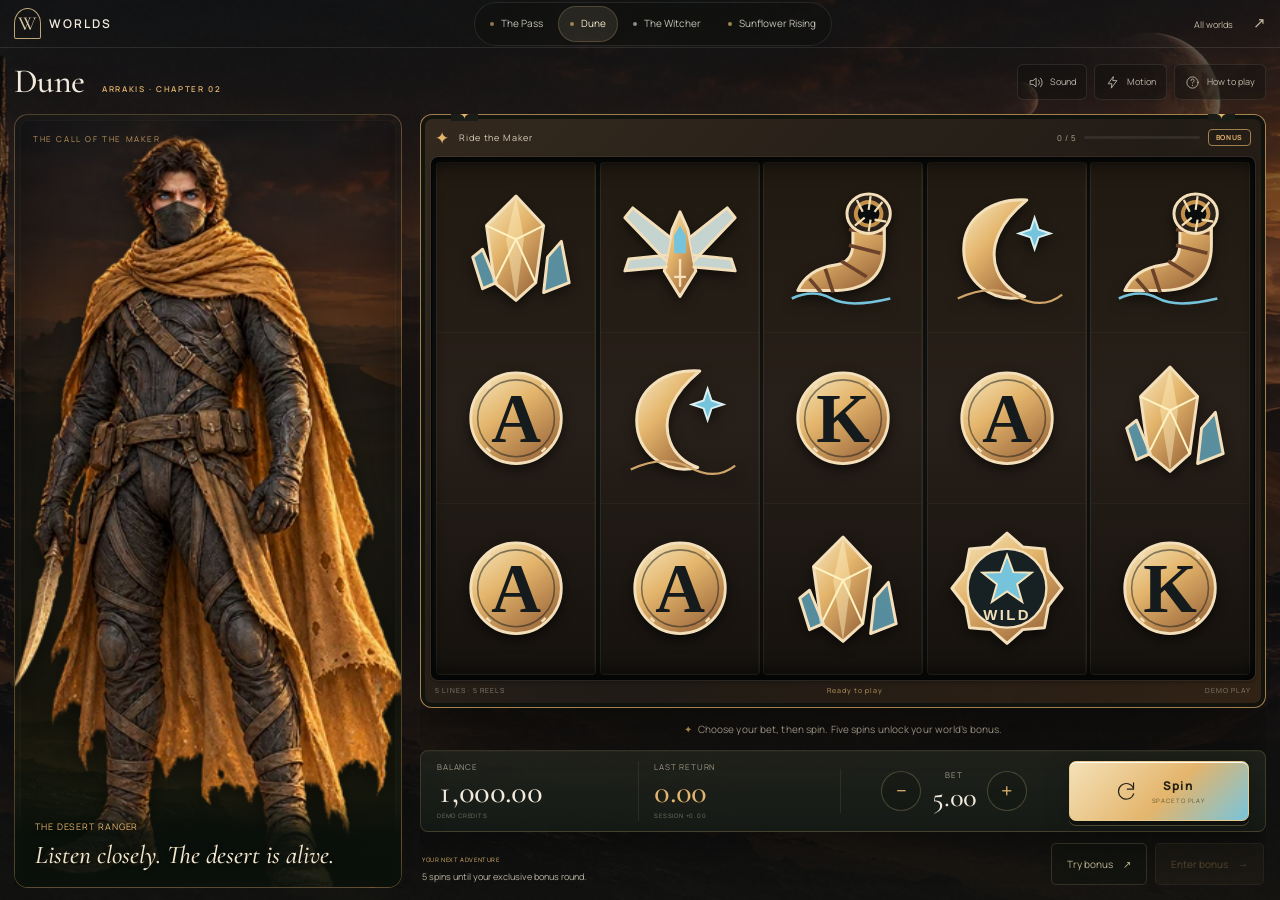
<file: games/dune.html>
<!doctype html>
<html lang="en">
<head>
  <meta charset="utf-8"><meta name="viewport" content="width=device-width, initial-scale=1, viewport-fit=cover"><base href="../">
  <meta name="theme-color" content="#10100f"><meta name="description" content="Cross the deep desert, follow the spice, and awaken the maker. Play instantly with free demo credits.">
  <title>Dune: Spice &amp; Sand — Worlds Arcade</title>
  <link rel="preload" as="image" href="assets/dune.webp"><link rel="preload" as="image" href="assets/characters/dune-idle.webp">
  <link rel="stylesheet" href="style.css"><link rel="stylesheet" href="cinema.css"><link rel="stylesheet" href="bonus.css"><link rel="stylesheet" href="arcade.css"><link rel="stylesheet" href="fullscreen.css">
</head>
<body class="game-page" data-game="dune" style="--accent:#e4b56c;--accent2:#76c4dc;--world-image:url('assets/dune.webp')">
  <div class="world-background" aria-hidden="true"></div><div class="world-grain" aria-hidden="true"></div>
  <header class="site-header game-header">
    <a class="brand" href="index.html" aria-label="Worlds Arcade home"><span class="brand-mark">W</span><span>WORLDS<span class="brand-sub">THE ARCADE COLLECTION</span></span></a>
    <nav class="game-nav" aria-label="Choose game"><a href="games/the-pass.html" ><span class="nav-dot" style="--dot:#dbad68"></span>The Pass</a><a href="games/dune.html" aria-current="page"><span class="nav-dot" style="--dot:#e4b56c"></span>Dune</a><a href="games/witcher.html" ><span class="nav-dot" style="--dot:#c5d6c6"></span>The Witcher</a><a href="games/ukraine.html" ><span class="nav-dot" style="--dot:#e8c76b"></span>Sunflower Rising</a></nav><a class="collection-back" href="index.html">All worlds <span>↗</span></a>
  </header>
  <main class="game-main">
    <div class="game-title-row">
      <div><p class="eyebrow">ARRAKIS · CHAPTER 02</p><h1>Dune</h1></div>
      <div class="game-tools">
        <button class="tool-button" id="soundButton" type="button" aria-pressed="false" title="Toggle sound"><svg viewBox="0 0 24 24" aria-hidden="true"><path d="M4 9h4l5-4v14l-5-4H4zM17 8a6 6 0 010 8M20 5a10 10 0 010 14"/></svg><span>Sound</span></button>
        <button class="tool-button" id="motionButton" type="button" aria-pressed="false" title="Toggle reduced motion"><svg viewBox="0 0 24 24" aria-hidden="true"><path d="M13 3 5 14h6l-1 7 9-12h-6z"/></svg><span>Motion</span></button>
        <button class="tool-button" id="helpButton" type="button" aria-label="Game rules and paytable"><svg viewBox="0 0 24 24" aria-hidden="true"><circle cx="12" cy="12" r="9"/><path d="M9.5 9a2.5 2.5 0 115 0c0 2-2.5 2-2.5 4M12 16.5v.5"/></svg><span>How to play</span></button>
      </div>
    </div>
    <div class="game-arena">
      <section id="worldStage" class="world-stage" aria-label="Dune character scene">
        <div class="scene-atmosphere" aria-hidden="true"></div><div class="character-anchor" aria-hidden="true"></div>
        <div class="scene-caption"><span id="characterName"></span><p id="characterLine"></p></div>
      </section>
      <div class="game-column">
        <section class="cabinet" id="stage" aria-label="Dune game">
          <div class="cabinet-top"><div class="cabinet-title"><span class="cabinet-gem">✦</span><span>Ride the Maker</span></div><div class="power-wrap"><span id="featureLabel">0 / 5</span><div class="power-track"><div id="featureMeter"></div></div><span class="power-badge">BONUS</span></div></div>
          <div class="reel-well"><div id="reels" class="reels" aria-label="Five reels, three rows"></div><div class="reel-shadow" aria-hidden="true"></div>
            <div id="winOverlay" class="win-overlay" role="dialog" aria-modal="true" aria-label="Win result" hidden><div class="win-panel"><p id="winTitle">A LITTLE FORTUNE</p><strong id="winAmount">0</strong><span>DEMO CREDITS</span><button id="closeWin" type="button">Continue <span>→</span></button></div></div>
          </div>
          <div class="cabinet-bottom"><span>5 LINES · 5 REELS</span><span id="gameStatus">READY WHEN YOU ARE</span><span>DEMO PLAY</span></div>
        </section>
        <div class="game-message"><span class="message-star" aria-hidden="true">✦</span><p id="message" role="status" aria-live="polite" aria-atomic="true">Complete five spins to unlock Ride the Maker. Time three thumper beats to cross the deep desert.</p></div>
        <section class="control-deck" aria-label="Game controls">
          <div class="credit-stat balance-stat"><span>BALANCE</span><strong id="balance">1,000.00</strong><small>DEMO CREDITS</small></div>
          <div class="credit-stat win-stat"><span>LAST RETURN</span><strong id="win">0.00</strong><small id="sessionNet">SESSION +0.00</small></div>
          <div class="bet-control"><button id="betDown" type="button" aria-label="Lower bet">−</button><div class="credit-stat"><span>BET</span><strong id="bet">5.00</strong></div><button id="betUp" type="button" aria-label="Raise bet">+</button></div>
          <button id="spinButton" class="spin-button" type="button"><svg viewBox="0 0 32 32" aria-hidden="true"><path d="M25 12a10 10 0 10.2 7M25 5v8h-8"/></svg><span data-spin-label>SPIN</span><small>SPACE TO PLAY</small></button>
        </section>
        <section class="bonus-dock" aria-label="Bonus round"><div><span class="bonus-dock-label">YOUR NEXT ADVENTURE</span><p id="bonusStatus">Five spins unlock Ride the Maker.</p></div><div class="bonus-dock-actions"><button id="previewBonus" type="button">Try bonus <span>↗</span></button><button id="bonusButton" type="button" disabled>Enter bonus <span>→</span></button></div></section>
      </div>
    </div>
  </main>
  <footer class="game-footer">Unofficial fan concept. Names and worlds belong to their respective rights holders.</footer>
  <dialog id="helpDialog" class="help-dialog">
    <div class="dialog-head"><span class="eyebrow">THE FIELD GUIDE</span><button id="closeHelp" type="button" aria-label="Close rules">×</button></div>
    <h2>How to play</h2>
    <nav class="help-tabs" role="tablist" aria-label="Game information"><button type="button" role="tab" id="rulesTab" aria-selected="true" aria-controls="rulesPanel" data-help-tab="rules">Game rules</button><button type="button" role="tab" id="payoutTab" aria-selected="false" aria-controls="payoutPanel" data-help-tab="payout">Paytable</button></nav>
    <div class="help-panels">
      <section class="help-panel" id="rulesPanel" role="tabpanel" aria-labelledby="rulesTab" data-help-panel="rules"><p>Choose a bet and spin. Match 3 or more symbols from the left on any of 5 fixed lines. Wilds substitute for all line symbols except Scatter.</p><p><strong>Ride the Maker:</strong> Complete five spins to unlock Ride the Maker. Time three thumper beats to cross the deep desert.</p><p>Three or more Scatters anywhere return 20× your bet. Only the highest return on each line is paid.</p><div class="line-guide"><span>━━━━━</span><span>╲___╱</span><span>╱‾‾‾╲</span><p>Three horizontal lines and two diagonal lines.</p></div><p class="small muted">Free demo credits only. No purchases or cash prizes. Your progress is saved on this browser.</p></section>
      <section class="help-panel" id="payoutPanel" role="tabpanel" aria-labelledby="payoutTab" data-help-panel="payout" hidden><div id="paytable" class="paytable"></div></section>
    </div>
    <footer class="help-footer"><button id="resetButton" type="button">Reset demo</button><span>DEMO CREDITS · NO CASH VALUE</span><button id="standaloneFullscreen" type="button" data-fullscreen-toggle>Full screen</button></footer>
  </dialog>
  <script type="module" src="fullscreen.js"></script><script type="module" src="engine.js"></script>
</body></html>
</file>
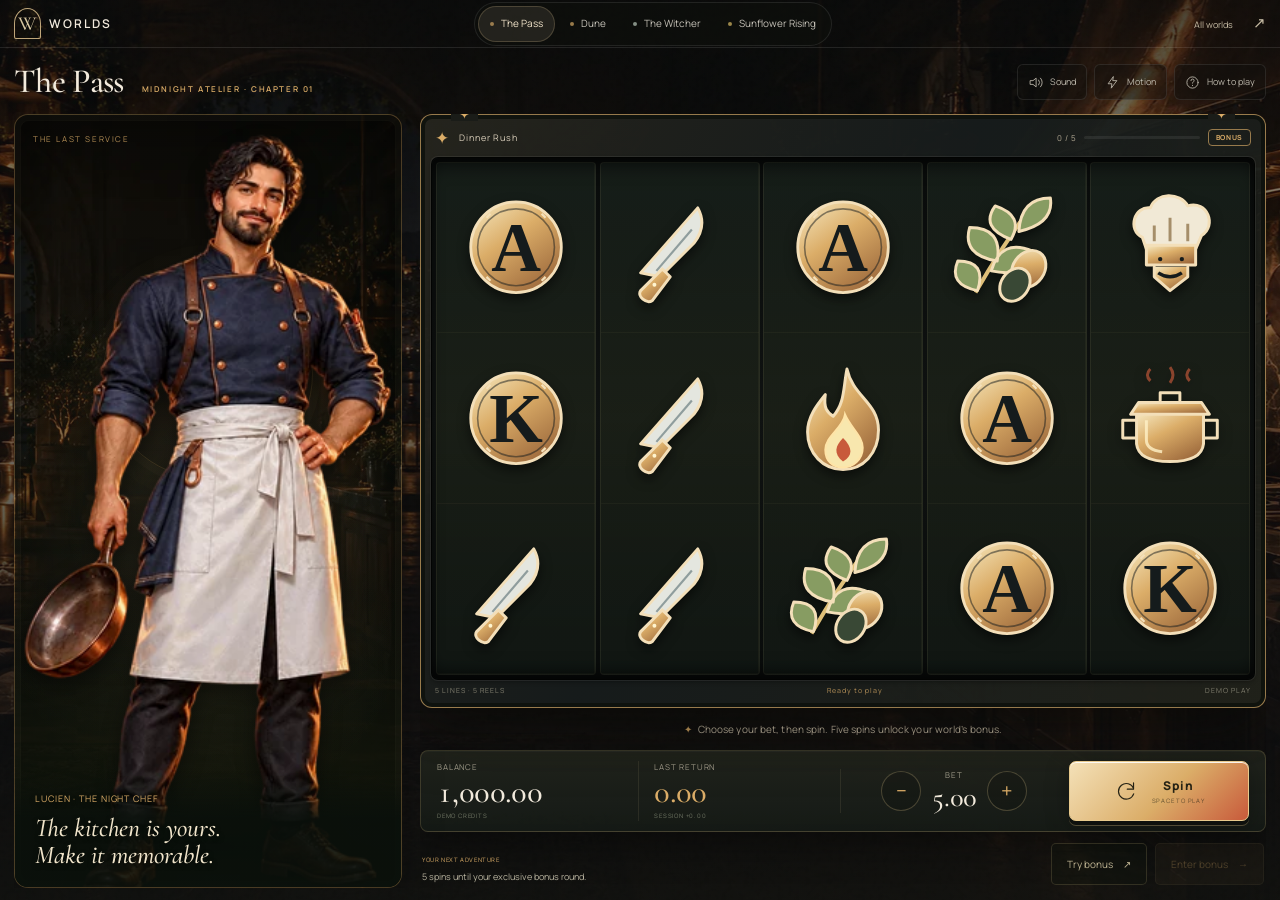
<file: games/the-pass.html>
<!doctype html>
<html lang="en">
<head>
  <meta charset="utf-8"><meta name="viewport" content="width=device-width, initial-scale=1, viewport-fit=cover"><base href="../">
  <meta name="theme-color" content="#10100f"><meta name="description" content="A midnight service. Copper, fire, and a little good fortune. Play instantly with free demo credits.">
  <title>The Pass — Worlds Arcade</title>
  <link rel="preload" as="image" href="assets/pass.webp"><link rel="preload" as="image" href="assets/characters/pass-idle.webp">
  <link rel="stylesheet" href="style.css"><link rel="stylesheet" href="cinema.css"><link rel="stylesheet" href="bonus.css"><link rel="stylesheet" href="arcade.css"><link rel="stylesheet" href="fullscreen.css">
</head>
<body class="game-page" data-game="pass" style="--accent:#dbad68;--accent2:#c85a3b;--world-image:url('assets/pass.webp')">
  <div class="world-background" aria-hidden="true"></div><div class="world-grain" aria-hidden="true"></div>
  <header class="site-header game-header">
    <a class="brand" href="index.html" aria-label="Worlds Arcade home"><span class="brand-mark">W</span><span>WORLDS<span class="brand-sub">THE ARCADE COLLECTION</span></span></a>
    <nav class="game-nav" aria-label="Choose game"><a href="games/the-pass.html" aria-current="page"><span class="nav-dot" style="--dot:#dbad68"></span>The Pass</a><a href="games/dune.html" ><span class="nav-dot" style="--dot:#e4b56c"></span>Dune</a><a href="games/witcher.html" ><span class="nav-dot" style="--dot:#c5d6c6"></span>The Witcher</a><a href="games/ukraine.html" ><span class="nav-dot" style="--dot:#e8c76b"></span>Sunflower Rising</a></nav><a class="collection-back" href="index.html">All worlds <span>↗</span></a>
  </header>
  <main class="game-main">
    <div class="game-title-row">
      <div><p class="eyebrow">MIDNIGHT ATELIER · CHAPTER 01</p><h1>The Pass</h1></div>
      <div class="game-tools">
        <button class="tool-button" id="soundButton" type="button" aria-pressed="false" title="Toggle sound"><svg viewBox="0 0 24 24" aria-hidden="true"><path d="M4 9h4l5-4v14l-5-4H4zM17 8a6 6 0 010 8M20 5a10 10 0 010 14"/></svg><span>Sound</span></button>
        <button class="tool-button" id="motionButton" type="button" aria-pressed="false" title="Toggle reduced motion"><svg viewBox="0 0 24 24" aria-hidden="true"><path d="M13 3 5 14h6l-1 7 9-12h-6z"/></svg><span>Motion</span></button>
        <button class="tool-button" id="helpButton" type="button" aria-label="Game rules and paytable"><svg viewBox="0 0 24 24" aria-hidden="true"><circle cx="12" cy="12" r="9"/><path d="M9.5 9a2.5 2.5 0 115 0c0 2-2.5 2-2.5 4M12 16.5v.5"/></svg><span>How to play</span></button>
      </div>
    </div>
    <div class="game-arena">
      <section id="worldStage" class="world-stage" aria-label="The Pass character scene">
        <div class="scene-atmosphere" aria-hidden="true"></div><div class="character-anchor" aria-hidden="true"></div>
        <div class="scene-caption"><span id="characterName"></span><p id="characterLine"></p></div>
      </section>
      <div class="game-column">
        <section class="cabinet" id="stage" aria-label="The Pass game">
          <div class="cabinet-top"><div class="cabinet-title"><span class="cabinet-gem">✦</span><span>Dinner Rush</span></div><div class="power-wrap"><span id="featureLabel">0 / 5</span><div class="power-track"><div id="featureMeter"></div></div><span class="power-badge">BONUS</span></div></div>
          <div class="reel-well"><div id="reels" class="reels" aria-label="Five reels, three rows"></div><div class="reel-shadow" aria-hidden="true"></div>
            <div id="winOverlay" class="win-overlay" role="dialog" aria-modal="true" aria-label="Win result" hidden><div class="win-panel"><p id="winTitle">A LITTLE FORTUNE</p><strong id="winAmount">0</strong><span>DEMO CREDITS</span><button id="closeWin" type="button">Continue <span>→</span></button></div></div>
          </div>
          <div class="cabinet-bottom"><span>5 LINES · 5 REELS</span><span id="gameStatus">READY WHEN YOU ARE</span><span>DEMO PLAY</span></div>
        </section>
        <div class="game-message"><span class="message-star" aria-hidden="true">✦</span><p id="message" role="status" aria-live="polite" aria-atomic="true">Complete five spins to unlock Dinner Rush. Fulfil three orders in the chef’s kitchen to earn a bonus.</p></div>
        <section class="control-deck" aria-label="Game controls">
          <div class="credit-stat balance-stat"><span>BALANCE</span><strong id="balance">1,000.00</strong><small>DEMO CREDITS</small></div>
          <div class="credit-stat win-stat"><span>LAST RETURN</span><strong id="win">0.00</strong><small id="sessionNet">SESSION +0.00</small></div>
          <div class="bet-control"><button id="betDown" type="button" aria-label="Lower bet">−</button><div class="credit-stat"><span>BET</span><strong id="bet">5.00</strong></div><button id="betUp" type="button" aria-label="Raise bet">+</button></div>
          <button id="spinButton" class="spin-button" type="button"><svg viewBox="0 0 32 32" aria-hidden="true"><path d="M25 12a10 10 0 10.2 7M25 5v8h-8"/></svg><span data-spin-label>SPIN</span><small>SPACE TO PLAY</small></button>
        </section>
        <section class="bonus-dock" aria-label="Bonus round"><div><span class="bonus-dock-label">YOUR NEXT ADVENTURE</span><p id="bonusStatus">Five spins unlock Dinner Rush.</p></div><div class="bonus-dock-actions"><button id="previewBonus" type="button">Try bonus <span>↗</span></button><button id="bonusButton" type="button" disabled>Enter bonus <span>→</span></button></div></section>
      </div>
    </div>
  </main>
  <footer class="game-footer">An original game in the Worlds Arcade collection.</footer>
  <dialog id="helpDialog" class="help-dialog">
    <div class="dialog-head"><span class="eyebrow">THE FIELD GUIDE</span><button id="closeHelp" type="button" aria-label="Close rules">×</button></div>
    <h2>How to play</h2>
    <nav class="help-tabs" role="tablist" aria-label="Game information"><button type="button" role="tab" id="rulesTab" aria-selected="true" aria-controls="rulesPanel" data-help-tab="rules">Game rules</button><button type="button" role="tab" id="payoutTab" aria-selected="false" aria-controls="payoutPanel" data-help-tab="payout">Paytable</button></nav>
    <div class="help-panels">
      <section class="help-panel" id="rulesPanel" role="tabpanel" aria-labelledby="rulesTab" data-help-panel="rules"><p>Choose a bet and spin. Match 3 or more symbols from the left on any of 5 fixed lines. Wilds substitute for all line symbols except Scatter.</p><p><strong>Dinner Rush:</strong> Complete five spins to unlock Dinner Rush. Fulfil three orders in the chef’s kitchen to earn a bonus.</p><p>Three or more Scatters anywhere return 20× your bet. Only the highest return on each line is paid.</p><div class="line-guide"><span>━━━━━</span><span>╲___╱</span><span>╱‾‾‾╲</span><p>Three horizontal lines and two diagonal lines.</p></div><p class="small muted">Free demo credits only. No purchases or cash prizes. Your progress is saved on this browser.</p></section>
      <section class="help-panel" id="payoutPanel" role="tabpanel" aria-labelledby="payoutTab" data-help-panel="payout" hidden><div id="paytable" class="paytable"></div></section>
    </div>
    <footer class="help-footer"><button id="resetButton" type="button">Reset demo</button><span>DEMO CREDITS · NO CASH VALUE</span><button id="standaloneFullscreen" type="button" data-fullscreen-toggle>Full screen</button></footer>
  </dialog>
  <script type="module" src="fullscreen.js"></script><script type="module" src="engine.js"></script>
</body></html>
</file>
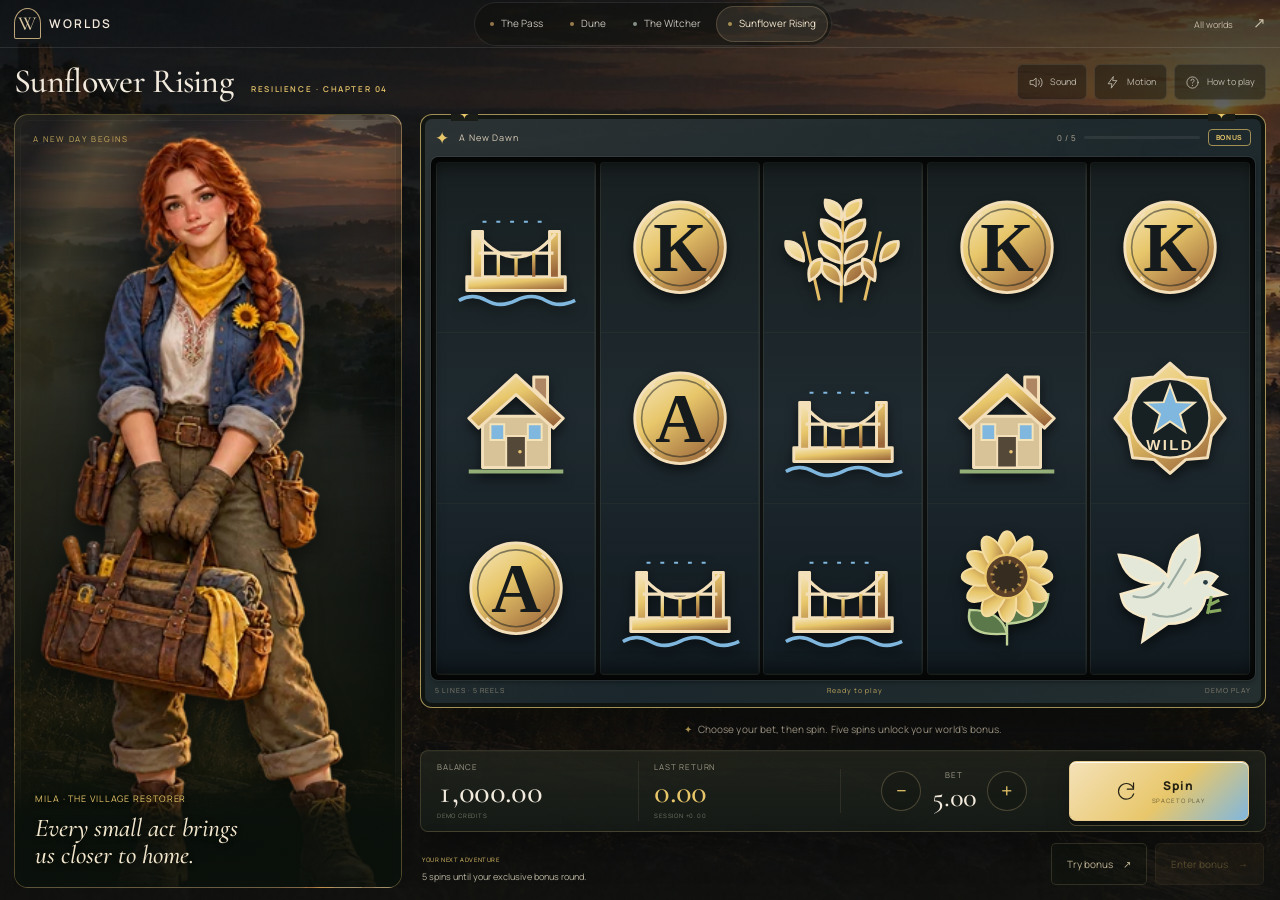
<file: games/ukraine.html>
<!doctype html>
<html lang="en">
<head>
  <meta charset="utf-8"><meta name="viewport" content="width=device-width, initial-scale=1, viewport-fit=cover"><base href="../">
  <meta name="theme-color" content="#10100f"><meta name="description" content="A hopeful story of home, connection, and rebuilding after conflict. Play instantly with free demo credits.">
  <title>Sunflower Rising — Worlds Arcade</title>
  <link rel="preload" as="image" href="assets/ukraine.webp"><link rel="preload" as="image" href="assets/characters/ukraine-idle.webp">
  <link rel="stylesheet" href="style.css"><link rel="stylesheet" href="cinema.css"><link rel="stylesheet" href="bonus.css"><link rel="stylesheet" href="arcade.css"><link rel="stylesheet" href="fullscreen.css">
</head>
<body class="game-page" data-game="ukraine" style="--accent:#e8c76b;--accent2:#80b7de;--world-image:url('assets/ukraine.webp')">
  <div class="world-background" aria-hidden="true"></div><div class="world-grain" aria-hidden="true"></div>
  <header class="site-header game-header">
    <a class="brand" href="index.html" aria-label="Worlds Arcade home"><span class="brand-mark">W</span><span>WORLDS<span class="brand-sub">THE ARCADE COLLECTION</span></span></a>
    <nav class="game-nav" aria-label="Choose game"><a href="games/the-pass.html" ><span class="nav-dot" style="--dot:#dbad68"></span>The Pass</a><a href="games/dune.html" ><span class="nav-dot" style="--dot:#e4b56c"></span>Dune</a><a href="games/witcher.html" ><span class="nav-dot" style="--dot:#c5d6c6"></span>The Witcher</a><a href="games/ukraine.html" aria-current="page"><span class="nav-dot" style="--dot:#e8c76b"></span>Sunflower Rising</a></nav><a class="collection-back" href="index.html">All worlds <span>↗</span></a>
  </header>
  <main class="game-main">
    <div class="game-title-row">
      <div><p class="eyebrow">RESILIENCE · CHAPTER 04</p><h1>Sunflower Rising</h1></div>
      <div class="game-tools">
        <button class="tool-button" id="soundButton" type="button" aria-pressed="false" title="Toggle sound"><svg viewBox="0 0 24 24" aria-hidden="true"><path d="M4 9h4l5-4v14l-5-4H4zM17 8a6 6 0 010 8M20 5a10 10 0 010 14"/></svg><span>Sound</span></button>
        <button class="tool-button" id="motionButton" type="button" aria-pressed="false" title="Toggle reduced motion"><svg viewBox="0 0 24 24" aria-hidden="true"><path d="M13 3 5 14h6l-1 7 9-12h-6z"/></svg><span>Motion</span></button>
        <button class="tool-button" id="helpButton" type="button" aria-label="Game rules and paytable"><svg viewBox="0 0 24 24" aria-hidden="true"><circle cx="12" cy="12" r="9"/><path d="M9.5 9a2.5 2.5 0 115 0c0 2-2.5 2-2.5 4M12 16.5v.5"/></svg><span>How to play</span></button>
      </div>
    </div>
    <div class="game-arena">
      <section id="worldStage" class="world-stage" aria-label="Sunflower Rising character scene">
        <div class="scene-atmosphere" aria-hidden="true"></div><div class="character-anchor" aria-hidden="true"></div>
        <div class="scene-caption"><span id="characterName"></span><p id="characterLine"></p></div>
      </section>
      <div class="game-column">
        <section class="cabinet" id="stage" aria-label="Sunflower Rising game">
          <div class="cabinet-top"><div class="cabinet-title"><span class="cabinet-gem">✦</span><span>A New Dawn</span></div><div class="power-wrap"><span id="featureLabel">0 / 5</span><div class="power-track"><div id="featureMeter"></div></div><span class="power-badge">BONUS</span></div></div>
          <div class="reel-well"><div id="reels" class="reels" aria-label="Five reels, three rows"></div><div class="reel-shadow" aria-hidden="true"></div>
            <div id="winOverlay" class="win-overlay" role="dialog" aria-modal="true" aria-label="Win result" hidden><div class="win-panel"><p id="winTitle">A LITTLE FORTUNE</p><strong id="winAmount">0</strong><span>DEMO CREDITS</span><button id="closeWin" type="button">Continue <span>→</span></button></div></div>
          </div>
          <div class="cabinet-bottom"><span>5 LINES · 5 REELS</span><span id="gameStatus">READY WHEN YOU ARE</span><span>DEMO PLAY</span></div>
        </section>
        <div class="game-message"><span class="message-star" aria-hidden="true">✦</span><p id="message" role="status" aria-live="polite" aria-atomic="true">Complete five spins to unlock A New Dawn. Restore a home, bridge and garden to bring the village to life.</p></div>
        <section class="control-deck" aria-label="Game controls">
          <div class="credit-stat balance-stat"><span>BALANCE</span><strong id="balance">1,000.00</strong><small>DEMO CREDITS</small></div>
          <div class="credit-stat win-stat"><span>LAST RETURN</span><strong id="win">0.00</strong><small id="sessionNet">SESSION +0.00</small></div>
          <div class="bet-control"><button id="betDown" type="button" aria-label="Lower bet">−</button><div class="credit-stat"><span>BET</span><strong id="bet">5.00</strong></div><button id="betUp" type="button" aria-label="Raise bet">+</button></div>
          <button id="spinButton" class="spin-button" type="button"><svg viewBox="0 0 32 32" aria-hidden="true"><path d="M25 12a10 10 0 10.2 7M25 5v8h-8"/></svg><span data-spin-label>SPIN</span><small>SPACE TO PLAY</small></button>
        </section>
        <section class="bonus-dock" aria-label="Bonus round"><div><span class="bonus-dock-label">YOUR NEXT ADVENTURE</span><p id="bonusStatus">Five spins unlock A New Dawn.</p></div><div class="bonus-dock-actions"><button id="previewBonus" type="button">Try bonus <span>↗</span></button><button id="bonusButton" type="button" disabled>Enter bonus <span>→</span></button></div></section>
      </div>
    </div>
  </main>
  <footer class="game-footer">A fictional, nonviolent game about rebuilding and resilience inspired by the Russia–Ukraine conflict.</footer>
  <dialog id="helpDialog" class="help-dialog">
    <div class="dialog-head"><span class="eyebrow">THE FIELD GUIDE</span><button id="closeHelp" type="button" aria-label="Close rules">×</button></div>
    <h2>How to play</h2>
    <nav class="help-tabs" role="tablist" aria-label="Game information"><button type="button" role="tab" id="rulesTab" aria-selected="true" aria-controls="rulesPanel" data-help-tab="rules">Game rules</button><button type="button" role="tab" id="payoutTab" aria-selected="false" aria-controls="payoutPanel" data-help-tab="payout">Paytable</button></nav>
    <div class="help-panels">
      <section class="help-panel" id="rulesPanel" role="tabpanel" aria-labelledby="rulesTab" data-help-panel="rules"><p>Choose a bet and spin. Match 3 or more symbols from the left on any of 5 fixed lines. Wilds substitute for all line symbols except Scatter.</p><p><strong>A New Dawn:</strong> Complete five spins to unlock A New Dawn. Restore a home, bridge and garden to bring the village to life.</p><p>Three or more Scatters anywhere return 20× your bet. Only the highest return on each line is paid.</p><div class="line-guide"><span>━━━━━</span><span>╲___╱</span><span>╱‾‾‾╲</span><p>Three horizontal lines and two diagonal lines.</p></div><p class="small muted">Free demo credits only. No purchases or cash prizes. Your progress is saved on this browser.</p></section>
      <section class="help-panel" id="payoutPanel" role="tabpanel" aria-labelledby="payoutTab" data-help-panel="payout" hidden><div id="paytable" class="paytable"></div></section>
    </div>
    <footer class="help-footer"><button id="resetButton" type="button">Reset demo</button><span>DEMO CREDITS · NO CASH VALUE</span><button id="standaloneFullscreen" type="button" data-fullscreen-toggle>Full screen</button></footer>
  </dialog>
  <script type="module" src="fullscreen.js"></script><script type="module" src="engine.js"></script>
</body></html>
</file>
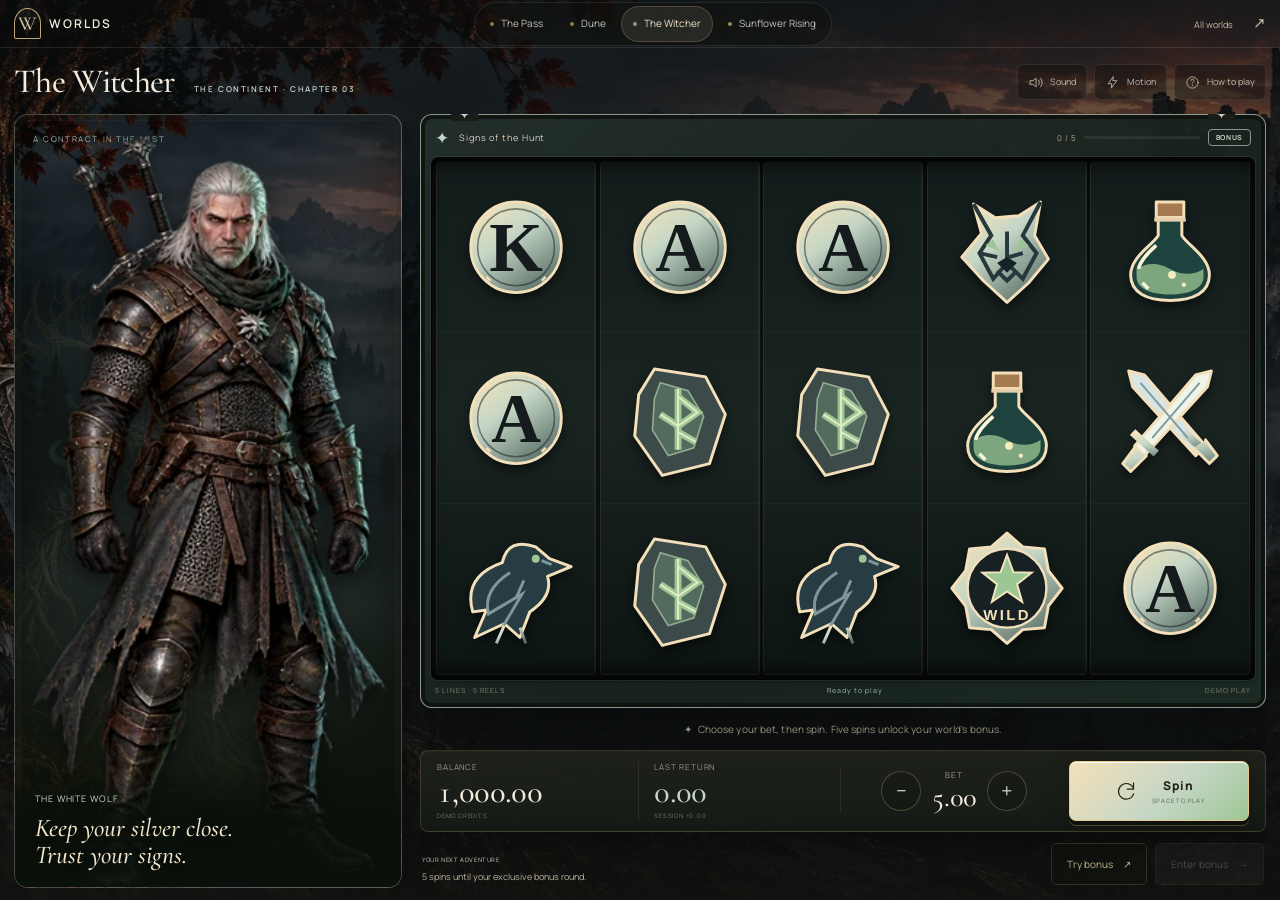
<file: games/witcher.html>
<!doctype html>
<html lang="en">
<head>
  <meta charset="utf-8"><meta name="viewport" content="width=device-width, initial-scale=1, viewport-fit=cover"><base href="../">
  <meta name="theme-color" content="#10100f"><meta name="description" content="Silver in the moonlight. A contract at the edge of the forest. Play instantly with free demo credits.">
  <title>The Witcher: Wolf’s Fortune — Worlds Arcade</title>
  <link rel="preload" as="image" href="assets/witcher.webp"><link rel="preload" as="image" href="assets/characters/witcher-idle.webp">
  <link rel="stylesheet" href="style.css"><link rel="stylesheet" href="cinema.css"><link rel="stylesheet" href="bonus.css"><link rel="stylesheet" href="arcade.css"><link rel="stylesheet" href="fullscreen.css">
</head>
<body class="game-page" data-game="witcher" style="--accent:#c5d6c6;--accent2:#9dc695;--world-image:url('assets/witcher.webp')">
  <div class="world-background" aria-hidden="true"></div><div class="world-grain" aria-hidden="true"></div>
  <header class="site-header game-header">
    <a class="brand" href="index.html" aria-label="Worlds Arcade home"><span class="brand-mark">W</span><span>WORLDS<span class="brand-sub">THE ARCADE COLLECTION</span></span></a>
    <nav class="game-nav" aria-label="Choose game"><a href="games/the-pass.html" ><span class="nav-dot" style="--dot:#dbad68"></span>The Pass</a><a href="games/dune.html" ><span class="nav-dot" style="--dot:#e4b56c"></span>Dune</a><a href="games/witcher.html" aria-current="page"><span class="nav-dot" style="--dot:#c5d6c6"></span>The Witcher</a><a href="games/ukraine.html" ><span class="nav-dot" style="--dot:#e8c76b"></span>Sunflower Rising</a></nav><a class="collection-back" href="index.html">All worlds <span>↗</span></a>
  </header>
  <main class="game-main">
    <div class="game-title-row">
      <div><p class="eyebrow">THE CONTINENT · CHAPTER 03</p><h1>The Witcher</h1></div>
      <div class="game-tools">
        <button class="tool-button" id="soundButton" type="button" aria-pressed="false" title="Toggle sound"><svg viewBox="0 0 24 24" aria-hidden="true"><path d="M4 9h4l5-4v14l-5-4H4zM17 8a6 6 0 010 8M20 5a10 10 0 010 14"/></svg><span>Sound</span></button>
        <button class="tool-button" id="motionButton" type="button" aria-pressed="false" title="Toggle reduced motion"><svg viewBox="0 0 24 24" aria-hidden="true"><path d="M13 3 5 14h6l-1 7 9-12h-6z"/></svg><span>Motion</span></button>
        <button class="tool-button" id="helpButton" type="button" aria-label="Game rules and paytable"><svg viewBox="0 0 24 24" aria-hidden="true"><circle cx="12" cy="12" r="9"/><path d="M9.5 9a2.5 2.5 0 115 0c0 2-2.5 2-2.5 4M12 16.5v.5"/></svg><span>How to play</span></button>
      </div>
    </div>
    <div class="game-arena">
      <section id="worldStage" class="world-stage" aria-label="The Witcher character scene">
        <div class="scene-atmosphere" aria-hidden="true"></div><div class="character-anchor" aria-hidden="true"></div>
        <div class="scene-caption"><span id="characterName"></span><p id="characterLine"></p></div>
      </section>
      <div class="game-column">
        <section class="cabinet" id="stage" aria-label="The Witcher game">
          <div class="cabinet-top"><div class="cabinet-title"><span class="cabinet-gem">✦</span><span>Signs of the Hunt</span></div><div class="power-wrap"><span id="featureLabel">0 / 5</span><div class="power-track"><div id="featureMeter"></div></div><span class="power-badge">BONUS</span></div></div>
          <div class="reel-well"><div id="reels" class="reels" aria-label="Five reels, three rows"></div><div class="reel-shadow" aria-hidden="true"></div>
            <div id="winOverlay" class="win-overlay" role="dialog" aria-modal="true" aria-label="Win result" hidden><div class="win-panel"><p id="winTitle">A LITTLE FORTUNE</p><strong id="winAmount">0</strong><span>DEMO CREDITS</span><button id="closeWin" type="button">Continue <span>→</span></button></div></div>
          </div>
          <div class="cabinet-bottom"><span>5 LINES · 5 REELS</span><span id="gameStatus">READY WHEN YOU ARE</span><span>DEMO PLAY</span></div>
        </section>
        <div class="game-message"><span class="message-star" aria-hidden="true">✦</span><p id="message" role="status" aria-live="polite" aria-atomic="true">Complete five spins to unlock Signs of the Hunt. Remember and cast three signs to complete the contract.</p></div>
        <section class="control-deck" aria-label="Game controls">
          <div class="credit-stat balance-stat"><span>BALANCE</span><strong id="balance">1,000.00</strong><small>DEMO CREDITS</small></div>
          <div class="credit-stat win-stat"><span>LAST RETURN</span><strong id="win">0.00</strong><small id="sessionNet">SESSION +0.00</small></div>
          <div class="bet-control"><button id="betDown" type="button" aria-label="Lower bet">−</button><div class="credit-stat"><span>BET</span><strong id="bet">5.00</strong></div><button id="betUp" type="button" aria-label="Raise bet">+</button></div>
          <button id="spinButton" class="spin-button" type="button"><svg viewBox="0 0 32 32" aria-hidden="true"><path d="M25 12a10 10 0 10.2 7M25 5v8h-8"/></svg><span data-spin-label>SPIN</span><small>SPACE TO PLAY</small></button>
        </section>
        <section class="bonus-dock" aria-label="Bonus round"><div><span class="bonus-dock-label">YOUR NEXT ADVENTURE</span><p id="bonusStatus">Five spins unlock Signs of the Hunt.</p></div><div class="bonus-dock-actions"><button id="previewBonus" type="button">Try bonus <span>↗</span></button><button id="bonusButton" type="button" disabled>Enter bonus <span>→</span></button></div></section>
      </div>
    </div>
  </main>
  <footer class="game-footer">Unofficial fan concept. Names and worlds belong to their respective rights holders.</footer>
  <dialog id="helpDialog" class="help-dialog">
    <div class="dialog-head"><span class="eyebrow">THE FIELD GUIDE</span><button id="closeHelp" type="button" aria-label="Close rules">×</button></div>
    <h2>How to play</h2>
    <nav class="help-tabs" role="tablist" aria-label="Game information"><button type="button" role="tab" id="rulesTab" aria-selected="true" aria-controls="rulesPanel" data-help-tab="rules">Game rules</button><button type="button" role="tab" id="payoutTab" aria-selected="false" aria-controls="payoutPanel" data-help-tab="payout">Paytable</button></nav>
    <div class="help-panels">
      <section class="help-panel" id="rulesPanel" role="tabpanel" aria-labelledby="rulesTab" data-help-panel="rules"><p>Choose a bet and spin. Match 3 or more symbols from the left on any of 5 fixed lines. Wilds substitute for all line symbols except Scatter.</p><p><strong>Signs of the Hunt:</strong> Complete five spins to unlock Signs of the Hunt. Remember and cast three signs to complete the contract.</p><p>Three or more Scatters anywhere return 20× your bet. Only the highest return on each line is paid.</p><div class="line-guide"><span>━━━━━</span><span>╲___╱</span><span>╱‾‾‾╲</span><p>Three horizontal lines and two diagonal lines.</p></div><p class="small muted">Free demo credits only. No purchases or cash prizes. Your progress is saved on this browser.</p></section>
      <section class="help-panel" id="payoutPanel" role="tabpanel" aria-labelledby="payoutTab" data-help-panel="payout" hidden><div id="paytable" class="paytable"></div></section>
    </div>
    <footer class="help-footer"><button id="resetButton" type="button">Reset demo</button><span>DEMO CREDITS · NO CASH VALUE</span><button id="standaloneFullscreen" type="button" data-fullscreen-toggle>Full screen</button></footer>
  </dialog>
  <script type="module" src="fullscreen.js"></script><script type="module" src="engine.js"></script>
</body></html>
</file>
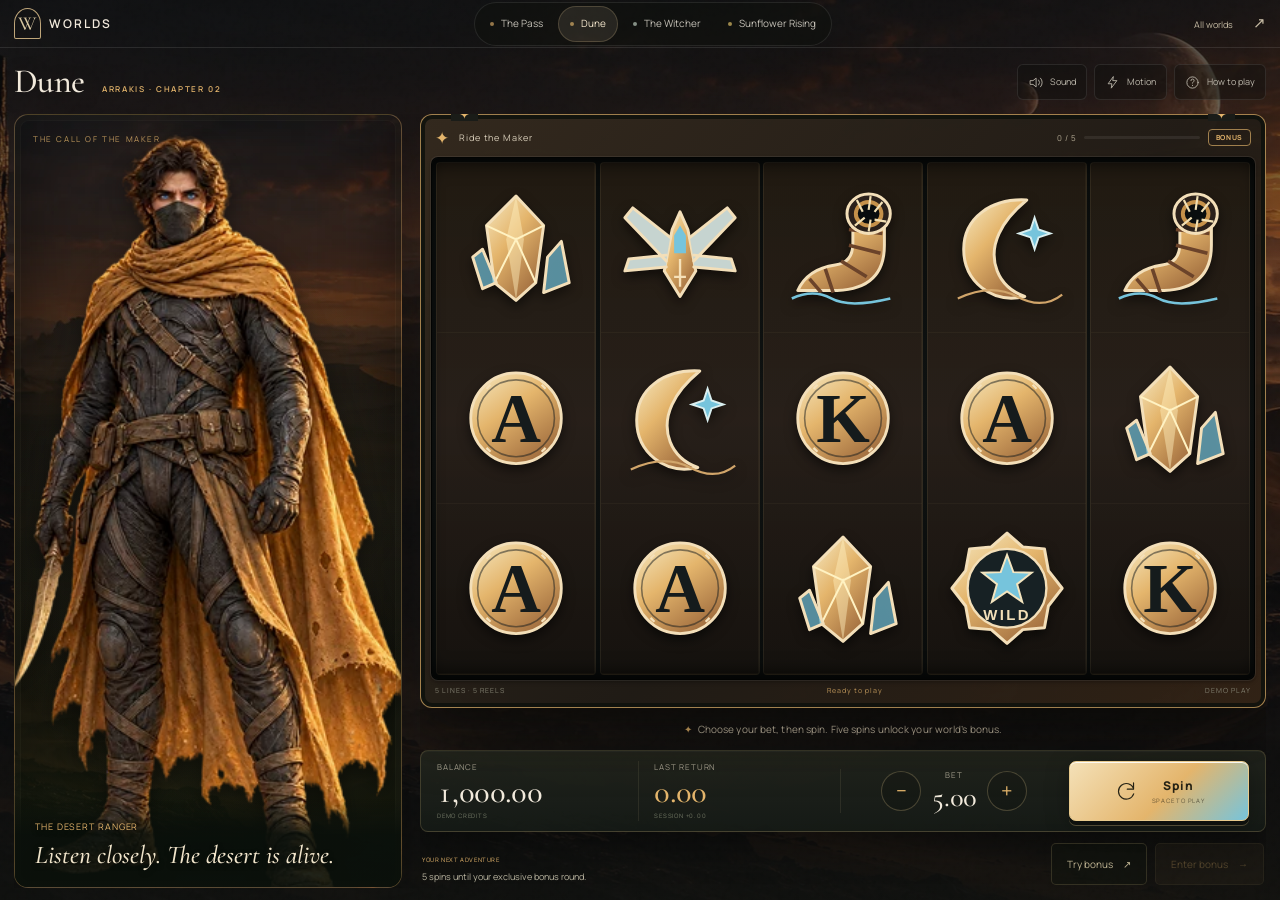
<file: cinematic/games/dune.html>
<!doctype html>
<html lang="en">
<head>
  <meta charset="utf-8"><meta name="viewport" content="width=device-width, initial-scale=1, viewport-fit=cover"><base href="../">
  <meta name="theme-color" content="#10100f"><meta name="description" content="Cross the deep desert, follow the spice, and awaken the maker. Play instantly with free demo credits.">
  <title>Dune: Spice &amp; Sand — Worlds Arcade</title>
  <link rel="preload" as="image" href="assets/dune.webp"><link rel="preload" as="image" href="assets/characters/dune-idle.webp">
  <link rel="stylesheet" href="style.css"><link rel="stylesheet" href="cinema.css?v=5"><link rel="stylesheet" href="bonus.css?v=5"><link rel="stylesheet" href="arcade.css"><link rel="stylesheet" href="fullscreen.css">
</head>
<body class="game-page" data-game="dune" style="--accent:#e4b56c;--accent2:#76c4dc;--world-image:url('assets/dune.webp')">
  <div class="world-background" aria-hidden="true"></div><div class="world-grain" aria-hidden="true"></div>
  <header class="site-header game-header">
    <a class="brand" href="index.html" aria-label="Worlds Arcade home"><span class="brand-mark">W</span><span>WORLDS<span class="brand-sub">THE ARCADE COLLECTION</span></span></a>
    <nav class="game-nav" aria-label="Choose game"><a href="games/the-pass.html" ><span class="nav-dot" style="--dot:#dbad68"></span>The Pass</a><a href="games/dune.html" aria-current="page"><span class="nav-dot" style="--dot:#e4b56c"></span>Dune</a><a href="games/witcher.html" ><span class="nav-dot" style="--dot:#c5d6c6"></span>The Witcher</a><a href="games/ukraine.html" ><span class="nav-dot" style="--dot:#e8c76b"></span>Sunflower Rising</a></nav><a class="collection-back" href="index.html">All worlds <span>↗</span></a>
  </header>
  <main class="game-main">
    <div class="game-title-row">
      <div><p class="eyebrow">ARRAKIS · CHAPTER 02</p><h1>Dune</h1></div>
      <div class="game-tools">
        <button class="tool-button" id="soundButton" type="button" aria-pressed="false" title="Toggle sound"><svg viewBox="0 0 24 24" aria-hidden="true"><path d="M4 9h4l5-4v14l-5-4H4zM17 8a6 6 0 010 8M20 5a10 10 0 010 14"/></svg><span>Sound</span></button>
        <button class="tool-button" id="motionButton" type="button" aria-pressed="false" title="Toggle reduced motion"><svg viewBox="0 0 24 24" aria-hidden="true"><path d="M13 3 5 14h6l-1 7 9-12h-6z"/></svg><span>Motion</span></button>
        <button class="tool-button" id="helpButton" type="button" aria-label="Game rules and paytable"><svg viewBox="0 0 24 24" aria-hidden="true"><circle cx="12" cy="12" r="9"/><path d="M9.5 9a2.5 2.5 0 115 0c0 2-2.5 2-2.5 4M12 16.5v.5"/></svg><span>How to play</span></button>
      </div>
    </div>
    <div class="game-arena">
      <section id="worldStage" class="world-stage" aria-label="Dune character scene">
        <div class="scene-atmosphere" aria-hidden="true"></div><div class="character-anchor" aria-hidden="true"></div>
        <div class="scene-caption"><span id="characterName"></span><p id="characterLine"></p></div>
      </section>
      <div class="game-column">
        <section class="cabinet" id="stage" aria-label="Dune game">
          <div class="cabinet-top"><div class="cabinet-title"><span class="cabinet-gem">✦</span><span>Ride the Maker</span></div><div class="power-wrap"><span id="featureLabel">0 / 5</span><div class="power-track"><div id="featureMeter"></div></div><span class="power-badge">BONUS</span></div></div>
          <div class="reel-well"><div id="reels" class="reels" aria-label="Five reels, three rows"></div><div class="reel-shadow" aria-hidden="true"></div>
            <div id="winOverlay" class="win-overlay" role="dialog" aria-modal="true" aria-label="Win result" hidden><div class="win-panel"><p id="winTitle">A LITTLE FORTUNE</p><strong id="winAmount">0</strong><span>DEMO CREDITS</span><button id="closeWin" type="button">Continue <span>→</span></button></div></div>
          </div>
          <div class="cabinet-bottom"><span>5 LINES · 5 REELS</span><span id="gameStatus">READY WHEN YOU ARE</span><span>DEMO PLAY</span></div>
        </section>
        <div class="game-message"><span class="message-star" aria-hidden="true">✦</span><p id="message" role="status" aria-live="polite" aria-atomic="true">Complete five spins to unlock Ride the Maker. Time three thumper beats to cross the deep desert.</p></div>
        <section class="control-deck" aria-label="Game controls">
          <div class="credit-stat balance-stat"><span>BALANCE</span><strong id="balance">1,000.00</strong><small>DEMO CREDITS</small></div>
          <div class="credit-stat win-stat"><span>LAST RETURN</span><strong id="win">0.00</strong><small id="sessionNet">SESSION +0.00</small></div>
          <div class="bet-control"><button id="betDown" type="button" aria-label="Lower bet">−</button><div class="credit-stat"><span>BET</span><strong id="bet">5.00</strong></div><button id="betUp" type="button" aria-label="Raise bet">+</button></div>
          <button id="spinButton" class="spin-button" type="button"><svg viewBox="0 0 32 32" aria-hidden="true"><path d="M25 12a10 10 0 10.2 7M25 5v8h-8"/></svg><span data-spin-label>SPIN</span><small>SPACE TO PLAY</small></button>
        </section>
        <section class="bonus-dock" aria-label="Bonus round"><div><span class="bonus-dock-label">YOUR NEXT ADVENTURE</span><p id="bonusStatus">Five spins unlock Ride the Maker.</p></div><div class="bonus-dock-actions"><button id="previewBonus" type="button">Try bonus <span>↗</span></button><button id="bonusButton" type="button" disabled>Enter bonus <span>→</span></button></div></section>
      </div>
    </div>
  </main>
  <footer class="game-footer">Unofficial fan concept. Names and worlds belong to their respective rights holders.</footer>
  <dialog id="helpDialog" class="help-dialog">
    <div class="dialog-head"><span class="eyebrow">THE FIELD GUIDE</span><button id="closeHelp" type="button" aria-label="Close rules">×</button></div>
    <h2>How to play</h2>
    <nav class="help-tabs" role="tablist" aria-label="Game information"><button type="button" role="tab" id="rulesTab" aria-selected="true" aria-controls="rulesPanel" data-help-tab="rules">Game rules</button><button type="button" role="tab" id="payoutTab" aria-selected="false" aria-controls="payoutPanel" data-help-tab="payout">Paytable</button></nav>
    <div class="help-panels">
      <section class="help-panel" id="rulesPanel" role="tabpanel" aria-labelledby="rulesTab" data-help-panel="rules"><p>Choose a bet and spin. Match 3 or more symbols from the left on any of 5 fixed lines. Wilds substitute for all line symbols except Scatter.</p><p><strong>Ride the Maker:</strong> Complete five spins to unlock Ride the Maker. Time three thumper beats to cross the deep desert.</p><p>Three or more Scatters anywhere return 20× your bet. Only the highest return on each line is paid.</p><div class="line-guide"><span>━━━━━</span><span>╲___╱</span><span>╱‾‾‾╲</span><p>Three horizontal lines and two diagonal lines.</p></div><p class="small muted">Free demo credits only. No purchases or cash prizes. Your progress is saved on this browser.</p></section>
      <section class="help-panel" id="payoutPanel" role="tabpanel" aria-labelledby="payoutTab" data-help-panel="payout" hidden><div id="paytable" class="paytable"></div></section>
    </div>
    <footer class="help-footer"><button id="resetButton" type="button">Reset demo</button><span>DEMO CREDITS · NO CASH VALUE</span><button id="standaloneFullscreen" type="button" data-fullscreen-toggle>Full screen</button></footer>
  </dialog>
  <script type="module" src="fullscreen.js"></script><script type="module" src="engine.js?v=5"></script>
</body></html>
</file>
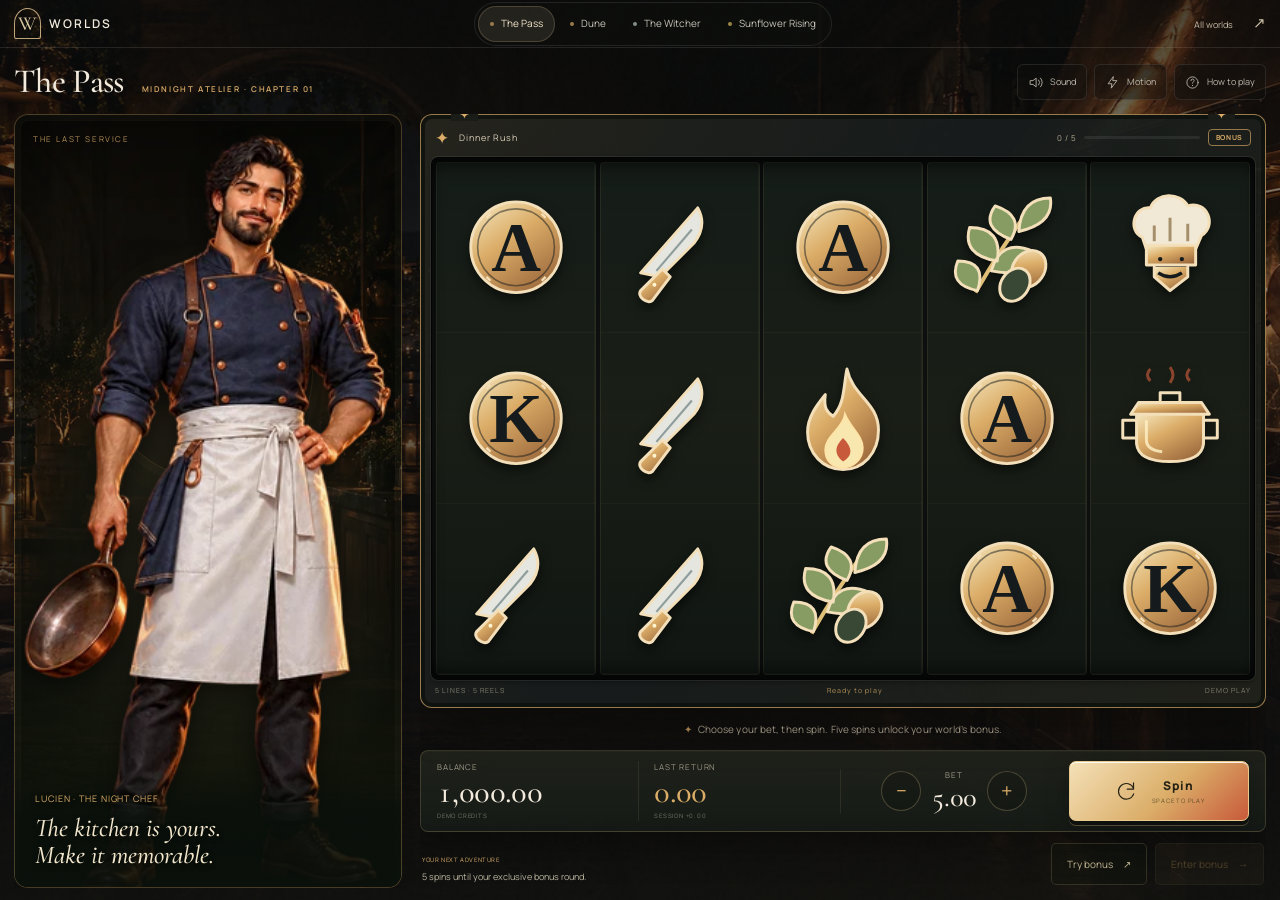
<file: cinematic/games/the-pass.html>
<!doctype html>
<html lang="en">
<head>
  <meta charset="utf-8"><meta name="viewport" content="width=device-width, initial-scale=1, viewport-fit=cover"><base href="../">
  <meta name="theme-color" content="#10100f"><meta name="description" content="A midnight service. Copper, fire, and a little good fortune. Play instantly with free demo credits.">
  <title>The Pass — Worlds Arcade</title>
  <link rel="preload" as="image" href="assets/pass.webp"><link rel="preload" as="image" href="assets/characters/pass-idle.webp">
  <link rel="stylesheet" href="style.css"><link rel="stylesheet" href="cinema.css?v=5"><link rel="stylesheet" href="bonus.css?v=5"><link rel="stylesheet" href="arcade.css"><link rel="stylesheet" href="fullscreen.css">
</head>
<body class="game-page" data-game="pass" style="--accent:#dbad68;--accent2:#c85a3b;--world-image:url('assets/pass.webp')">
  <div class="world-background" aria-hidden="true"></div><div class="world-grain" aria-hidden="true"></div>
  <header class="site-header game-header">
    <a class="brand" href="index.html" aria-label="Worlds Arcade home"><span class="brand-mark">W</span><span>WORLDS<span class="brand-sub">THE ARCADE COLLECTION</span></span></a>
    <nav class="game-nav" aria-label="Choose game"><a href="games/the-pass.html" aria-current="page"><span class="nav-dot" style="--dot:#dbad68"></span>The Pass</a><a href="games/dune.html" ><span class="nav-dot" style="--dot:#e4b56c"></span>Dune</a><a href="games/witcher.html" ><span class="nav-dot" style="--dot:#c5d6c6"></span>The Witcher</a><a href="games/ukraine.html" ><span class="nav-dot" style="--dot:#e8c76b"></span>Sunflower Rising</a></nav><a class="collection-back" href="index.html">All worlds <span>↗</span></a>
  </header>
  <main class="game-main">
    <div class="game-title-row">
      <div><p class="eyebrow">MIDNIGHT ATELIER · CHAPTER 01</p><h1>The Pass</h1></div>
      <div class="game-tools">
        <button class="tool-button" id="soundButton" type="button" aria-pressed="false" title="Toggle sound"><svg viewBox="0 0 24 24" aria-hidden="true"><path d="M4 9h4l5-4v14l-5-4H4zM17 8a6 6 0 010 8M20 5a10 10 0 010 14"/></svg><span>Sound</span></button>
        <button class="tool-button" id="motionButton" type="button" aria-pressed="false" title="Toggle reduced motion"><svg viewBox="0 0 24 24" aria-hidden="true"><path d="M13 3 5 14h6l-1 7 9-12h-6z"/></svg><span>Motion</span></button>
        <button class="tool-button" id="helpButton" type="button" aria-label="Game rules and paytable"><svg viewBox="0 0 24 24" aria-hidden="true"><circle cx="12" cy="12" r="9"/><path d="M9.5 9a2.5 2.5 0 115 0c0 2-2.5 2-2.5 4M12 16.5v.5"/></svg><span>How to play</span></button>
      </div>
    </div>
    <div class="game-arena">
      <section id="worldStage" class="world-stage" aria-label="The Pass character scene">
        <div class="scene-atmosphere" aria-hidden="true"></div><div class="character-anchor" aria-hidden="true"></div>
        <div class="scene-caption"><span id="characterName"></span><p id="characterLine"></p></div>
      </section>
      <div class="game-column">
        <section class="cabinet" id="stage" aria-label="The Pass game">
          <div class="cabinet-top"><div class="cabinet-title"><span class="cabinet-gem">✦</span><span>Dinner Rush</span></div><div class="power-wrap"><span id="featureLabel">0 / 5</span><div class="power-track"><div id="featureMeter"></div></div><span class="power-badge">BONUS</span></div></div>
          <div class="reel-well"><div id="reels" class="reels" aria-label="Five reels, three rows"></div><div class="reel-shadow" aria-hidden="true"></div>
            <div id="winOverlay" class="win-overlay" role="dialog" aria-modal="true" aria-label="Win result" hidden><div class="win-panel"><p id="winTitle">A LITTLE FORTUNE</p><strong id="winAmount">0</strong><span>DEMO CREDITS</span><button id="closeWin" type="button">Continue <span>→</span></button></div></div>
          </div>
          <div class="cabinet-bottom"><span>5 LINES · 5 REELS</span><span id="gameStatus">READY WHEN YOU ARE</span><span>DEMO PLAY</span></div>
        </section>
        <div class="game-message"><span class="message-star" aria-hidden="true">✦</span><p id="message" role="status" aria-live="polite" aria-atomic="true">Complete five spins to unlock Dinner Rush. Fulfil three orders in the chef’s kitchen to earn a bonus.</p></div>
        <section class="control-deck" aria-label="Game controls">
          <div class="credit-stat balance-stat"><span>BALANCE</span><strong id="balance">1,000.00</strong><small>DEMO CREDITS</small></div>
          <div class="credit-stat win-stat"><span>LAST RETURN</span><strong id="win">0.00</strong><small id="sessionNet">SESSION +0.00</small></div>
          <div class="bet-control"><button id="betDown" type="button" aria-label="Lower bet">−</button><div class="credit-stat"><span>BET</span><strong id="bet">5.00</strong></div><button id="betUp" type="button" aria-label="Raise bet">+</button></div>
          <button id="spinButton" class="spin-button" type="button"><svg viewBox="0 0 32 32" aria-hidden="true"><path d="M25 12a10 10 0 10.2 7M25 5v8h-8"/></svg><span data-spin-label>SPIN</span><small>SPACE TO PLAY</small></button>
        </section>
        <section class="bonus-dock" aria-label="Bonus round"><div><span class="bonus-dock-label">YOUR NEXT ADVENTURE</span><p id="bonusStatus">Five spins unlock Dinner Rush.</p></div><div class="bonus-dock-actions"><button id="previewBonus" type="button">Try bonus <span>↗</span></button><button id="bonusButton" type="button" disabled>Enter bonus <span>→</span></button></div></section>
      </div>
    </div>
  </main>
  <footer class="game-footer">An original game in the Worlds Arcade collection.</footer>
  <dialog id="helpDialog" class="help-dialog">
    <div class="dialog-head"><span class="eyebrow">THE FIELD GUIDE</span><button id="closeHelp" type="button" aria-label="Close rules">×</button></div>
    <h2>How to play</h2>
    <nav class="help-tabs" role="tablist" aria-label="Game information"><button type="button" role="tab" id="rulesTab" aria-selected="true" aria-controls="rulesPanel" data-help-tab="rules">Game rules</button><button type="button" role="tab" id="payoutTab" aria-selected="false" aria-controls="payoutPanel" data-help-tab="payout">Paytable</button></nav>
    <div class="help-panels">
      <section class="help-panel" id="rulesPanel" role="tabpanel" aria-labelledby="rulesTab" data-help-panel="rules"><p>Choose a bet and spin. Match 3 or more symbols from the left on any of 5 fixed lines. Wilds substitute for all line symbols except Scatter.</p><p><strong>Dinner Rush:</strong> Complete five spins to unlock Dinner Rush. Fulfil three orders in the chef’s kitchen to earn a bonus.</p><p>Three or more Scatters anywhere return 20× your bet. Only the highest return on each line is paid.</p><div class="line-guide"><span>━━━━━</span><span>╲___╱</span><span>╱‾‾‾╲</span><p>Three horizontal lines and two diagonal lines.</p></div><p class="small muted">Free demo credits only. No purchases or cash prizes. Your progress is saved on this browser.</p></section>
      <section class="help-panel" id="payoutPanel" role="tabpanel" aria-labelledby="payoutTab" data-help-panel="payout" hidden><div id="paytable" class="paytable"></div></section>
    </div>
    <footer class="help-footer"><button id="resetButton" type="button">Reset demo</button><span>DEMO CREDITS · NO CASH VALUE</span><button id="standaloneFullscreen" type="button" data-fullscreen-toggle>Full screen</button></footer>
  </dialog>
  <script type="module" src="fullscreen.js"></script><script type="module" src="engine.js?v=5"></script>
</body></html>
</file>
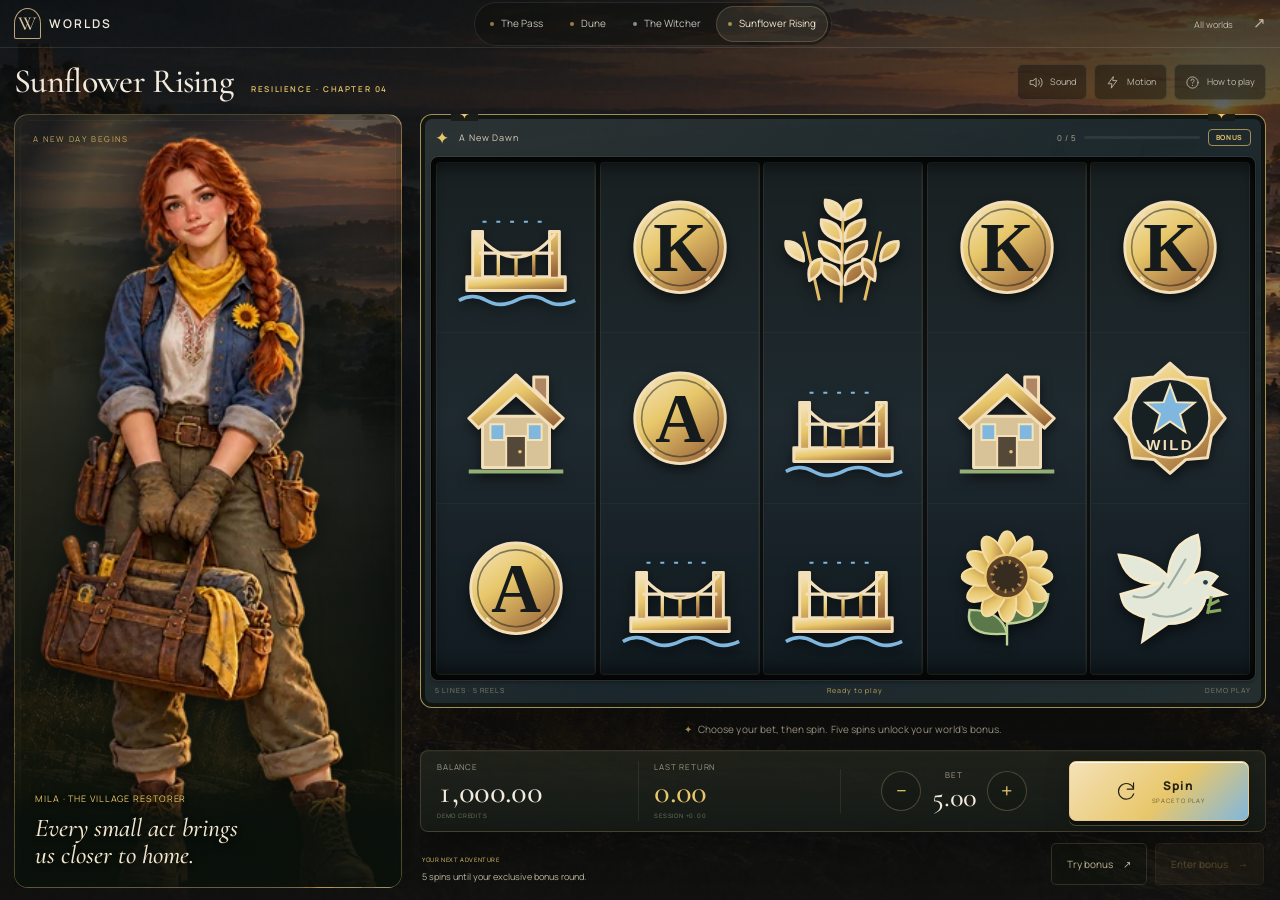
<file: cinematic/games/ukraine.html>
<!doctype html>
<html lang="en">
<head>
  <meta charset="utf-8"><meta name="viewport" content="width=device-width, initial-scale=1, viewport-fit=cover"><base href="../">
  <meta name="theme-color" content="#10100f"><meta name="description" content="A hopeful story of home, connection, and rebuilding after conflict. Play instantly with free demo credits.">
  <title>Sunflower Rising — Worlds Arcade</title>
  <link rel="preload" as="image" href="assets/ukraine.webp"><link rel="preload" as="image" href="assets/characters/ukraine-idle.webp">
  <link rel="stylesheet" href="style.css"><link rel="stylesheet" href="cinema.css?v=5"><link rel="stylesheet" href="bonus.css?v=5"><link rel="stylesheet" href="arcade.css"><link rel="stylesheet" href="fullscreen.css">
</head>
<body class="game-page" data-game="ukraine" style="--accent:#e8c76b;--accent2:#80b7de;--world-image:url('assets/ukraine.webp')">
  <div class="world-background" aria-hidden="true"></div><div class="world-grain" aria-hidden="true"></div>
  <header class="site-header game-header">
    <a class="brand" href="index.html" aria-label="Worlds Arcade home"><span class="brand-mark">W</span><span>WORLDS<span class="brand-sub">THE ARCADE COLLECTION</span></span></a>
    <nav class="game-nav" aria-label="Choose game"><a href="games/the-pass.html" ><span class="nav-dot" style="--dot:#dbad68"></span>The Pass</a><a href="games/dune.html" ><span class="nav-dot" style="--dot:#e4b56c"></span>Dune</a><a href="games/witcher.html" ><span class="nav-dot" style="--dot:#c5d6c6"></span>The Witcher</a><a href="games/ukraine.html" aria-current="page"><span class="nav-dot" style="--dot:#e8c76b"></span>Sunflower Rising</a></nav><a class="collection-back" href="index.html">All worlds <span>↗</span></a>
  </header>
  <main class="game-main">
    <div class="game-title-row">
      <div><p class="eyebrow">RESILIENCE · CHAPTER 04</p><h1>Sunflower Rising</h1></div>
      <div class="game-tools">
        <button class="tool-button" id="soundButton" type="button" aria-pressed="false" title="Toggle sound"><svg viewBox="0 0 24 24" aria-hidden="true"><path d="M4 9h4l5-4v14l-5-4H4zM17 8a6 6 0 010 8M20 5a10 10 0 010 14"/></svg><span>Sound</span></button>
        <button class="tool-button" id="motionButton" type="button" aria-pressed="false" title="Toggle reduced motion"><svg viewBox="0 0 24 24" aria-hidden="true"><path d="M13 3 5 14h6l-1 7 9-12h-6z"/></svg><span>Motion</span></button>
        <button class="tool-button" id="helpButton" type="button" aria-label="Game rules and paytable"><svg viewBox="0 0 24 24" aria-hidden="true"><circle cx="12" cy="12" r="9"/><path d="M9.5 9a2.5 2.5 0 115 0c0 2-2.5 2-2.5 4M12 16.5v.5"/></svg><span>How to play</span></button>
      </div>
    </div>
    <div class="game-arena">
      <section id="worldStage" class="world-stage" aria-label="Sunflower Rising character scene">
        <div class="scene-atmosphere" aria-hidden="true"></div><div class="character-anchor" aria-hidden="true"></div>
        <div class="scene-caption"><span id="characterName"></span><p id="characterLine"></p></div>
      </section>
      <div class="game-column">
        <section class="cabinet" id="stage" aria-label="Sunflower Rising game">
          <div class="cabinet-top"><div class="cabinet-title"><span class="cabinet-gem">✦</span><span>A New Dawn</span></div><div class="power-wrap"><span id="featureLabel">0 / 5</span><div class="power-track"><div id="featureMeter"></div></div><span class="power-badge">BONUS</span></div></div>
          <div class="reel-well"><div id="reels" class="reels" aria-label="Five reels, three rows"></div><div class="reel-shadow" aria-hidden="true"></div>
            <div id="winOverlay" class="win-overlay" role="dialog" aria-modal="true" aria-label="Win result" hidden><div class="win-panel"><p id="winTitle">A LITTLE FORTUNE</p><strong id="winAmount">0</strong><span>DEMO CREDITS</span><button id="closeWin" type="button">Continue <span>→</span></button></div></div>
          </div>
          <div class="cabinet-bottom"><span>5 LINES · 5 REELS</span><span id="gameStatus">READY WHEN YOU ARE</span><span>DEMO PLAY</span></div>
        </section>
        <div class="game-message"><span class="message-star" aria-hidden="true">✦</span><p id="message" role="status" aria-live="polite" aria-atomic="true">Complete five spins to unlock A New Dawn. Restore a home, bridge and garden to bring the village to life.</p></div>
        <section class="control-deck" aria-label="Game controls">
          <div class="credit-stat balance-stat"><span>BALANCE</span><strong id="balance">1,000.00</strong><small>DEMO CREDITS</small></div>
          <div class="credit-stat win-stat"><span>LAST RETURN</span><strong id="win">0.00</strong><small id="sessionNet">SESSION +0.00</small></div>
          <div class="bet-control"><button id="betDown" type="button" aria-label="Lower bet">−</button><div class="credit-stat"><span>BET</span><strong id="bet">5.00</strong></div><button id="betUp" type="button" aria-label="Raise bet">+</button></div>
          <button id="spinButton" class="spin-button" type="button"><svg viewBox="0 0 32 32" aria-hidden="true"><path d="M25 12a10 10 0 10.2 7M25 5v8h-8"/></svg><span data-spin-label>SPIN</span><small>SPACE TO PLAY</small></button>
        </section>
        <section class="bonus-dock" aria-label="Bonus round"><div><span class="bonus-dock-label">YOUR NEXT ADVENTURE</span><p id="bonusStatus">Five spins unlock A New Dawn.</p></div><div class="bonus-dock-actions"><button id="previewBonus" type="button">Try bonus <span>↗</span></button><button id="bonusButton" type="button" disabled>Enter bonus <span>→</span></button></div></section>
      </div>
    </div>
  </main>
  <footer class="game-footer">A fictional, nonviolent game about rebuilding and resilience inspired by the Russia–Ukraine conflict.</footer>
  <dialog id="helpDialog" class="help-dialog">
    <div class="dialog-head"><span class="eyebrow">THE FIELD GUIDE</span><button id="closeHelp" type="button" aria-label="Close rules">×</button></div>
    <h2>How to play</h2>
    <nav class="help-tabs" role="tablist" aria-label="Game information"><button type="button" role="tab" id="rulesTab" aria-selected="true" aria-controls="rulesPanel" data-help-tab="rules">Game rules</button><button type="button" role="tab" id="payoutTab" aria-selected="false" aria-controls="payoutPanel" data-help-tab="payout">Paytable</button></nav>
    <div class="help-panels">
      <section class="help-panel" id="rulesPanel" role="tabpanel" aria-labelledby="rulesTab" data-help-panel="rules"><p>Choose a bet and spin. Match 3 or more symbols from the left on any of 5 fixed lines. Wilds substitute for all line symbols except Scatter.</p><p><strong>A New Dawn:</strong> Complete five spins to unlock A New Dawn. Restore a home, bridge and garden to bring the village to life.</p><p>Three or more Scatters anywhere return 20× your bet. Only the highest return on each line is paid.</p><div class="line-guide"><span>━━━━━</span><span>╲___╱</span><span>╱‾‾‾╲</span><p>Three horizontal lines and two diagonal lines.</p></div><p class="small muted">Free demo credits only. No purchases or cash prizes. Your progress is saved on this browser.</p></section>
      <section class="help-panel" id="payoutPanel" role="tabpanel" aria-labelledby="payoutTab" data-help-panel="payout" hidden><div id="paytable" class="paytable"></div></section>
    </div>
    <footer class="help-footer"><button id="resetButton" type="button">Reset demo</button><span>DEMO CREDITS · NO CASH VALUE</span><button id="standaloneFullscreen" type="button" data-fullscreen-toggle>Full screen</button></footer>
  </dialog>
  <script type="module" src="fullscreen.js"></script><script type="module" src="engine.js?v=5"></script>
</body></html>
</file>
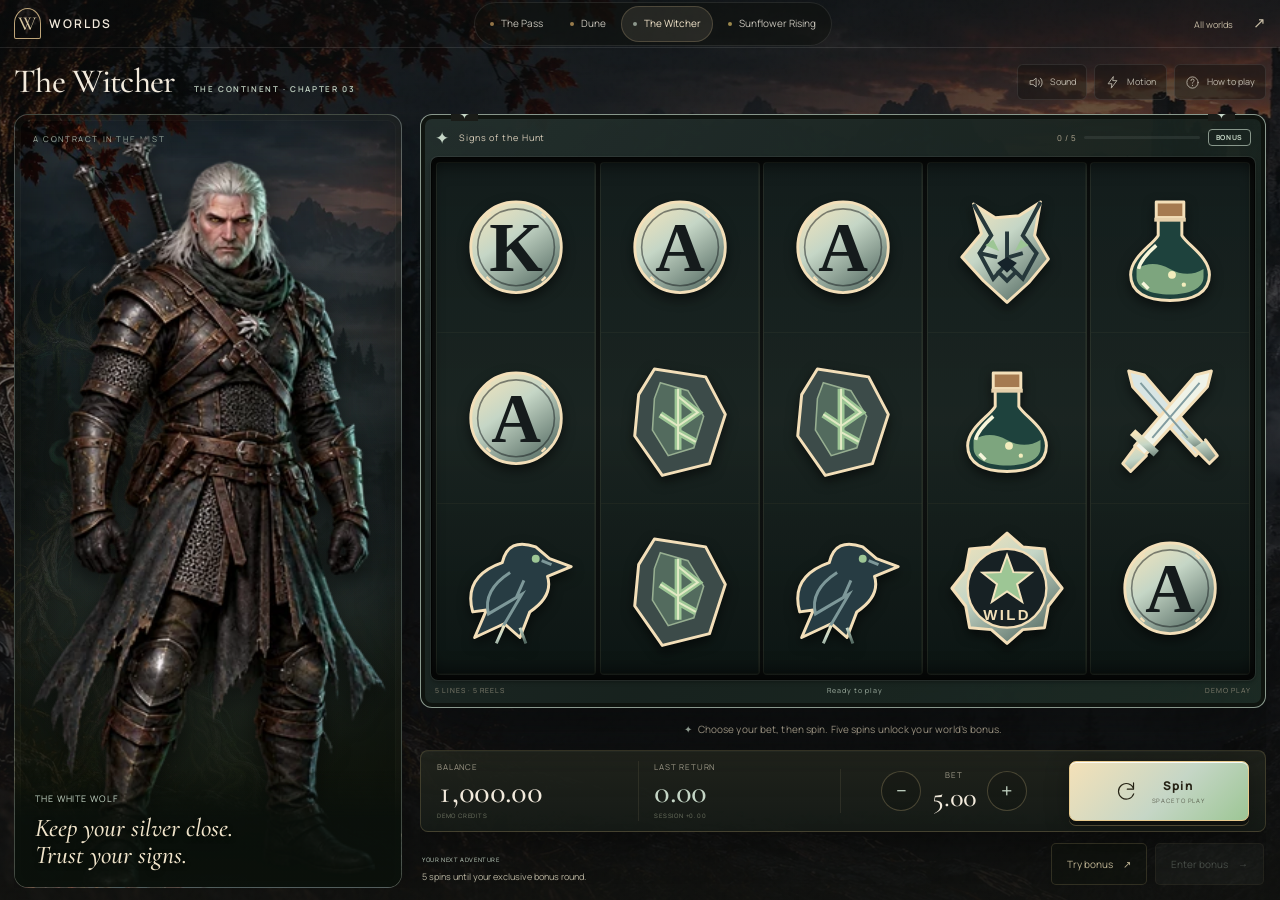
<file: cinematic/games/witcher.html>
<!doctype html>
<html lang="en">
<head>
  <meta charset="utf-8"><meta name="viewport" content="width=device-width, initial-scale=1, viewport-fit=cover"><base href="../">
  <meta name="theme-color" content="#10100f"><meta name="description" content="Silver in the moonlight. A contract at the edge of the forest. Play instantly with free demo credits.">
  <title>The Witcher: Wolf’s Fortune — Worlds Arcade</title>
  <link rel="preload" as="image" href="assets/witcher.webp"><link rel="preload" as="image" href="assets/characters/witcher-idle.webp">
  <link rel="stylesheet" href="style.css"><link rel="stylesheet" href="cinema.css?v=5"><link rel="stylesheet" href="bonus.css?v=5"><link rel="stylesheet" href="arcade.css"><link rel="stylesheet" href="fullscreen.css">
</head>
<body class="game-page" data-game="witcher" style="--accent:#c5d6c6;--accent2:#9dc695;--world-image:url('assets/witcher.webp')">
  <div class="world-background" aria-hidden="true"></div><div class="world-grain" aria-hidden="true"></div>
  <header class="site-header game-header">
    <a class="brand" href="index.html" aria-label="Worlds Arcade home"><span class="brand-mark">W</span><span>WORLDS<span class="brand-sub">THE ARCADE COLLECTION</span></span></a>
    <nav class="game-nav" aria-label="Choose game"><a href="games/the-pass.html" ><span class="nav-dot" style="--dot:#dbad68"></span>The Pass</a><a href="games/dune.html" ><span class="nav-dot" style="--dot:#e4b56c"></span>Dune</a><a href="games/witcher.html" aria-current="page"><span class="nav-dot" style="--dot:#c5d6c6"></span>The Witcher</a><a href="games/ukraine.html" ><span class="nav-dot" style="--dot:#e8c76b"></span>Sunflower Rising</a></nav><a class="collection-back" href="index.html">All worlds <span>↗</span></a>
  </header>
  <main class="game-main">
    <div class="game-title-row">
      <div><p class="eyebrow">THE CONTINENT · CHAPTER 03</p><h1>The Witcher</h1></div>
      <div class="game-tools">
        <button class="tool-button" id="soundButton" type="button" aria-pressed="false" title="Toggle sound"><svg viewBox="0 0 24 24" aria-hidden="true"><path d="M4 9h4l5-4v14l-5-4H4zM17 8a6 6 0 010 8M20 5a10 10 0 010 14"/></svg><span>Sound</span></button>
        <button class="tool-button" id="motionButton" type="button" aria-pressed="false" title="Toggle reduced motion"><svg viewBox="0 0 24 24" aria-hidden="true"><path d="M13 3 5 14h6l-1 7 9-12h-6z"/></svg><span>Motion</span></button>
        <button class="tool-button" id="helpButton" type="button" aria-label="Game rules and paytable"><svg viewBox="0 0 24 24" aria-hidden="true"><circle cx="12" cy="12" r="9"/><path d="M9.5 9a2.5 2.5 0 115 0c0 2-2.5 2-2.5 4M12 16.5v.5"/></svg><span>How to play</span></button>
      </div>
    </div>
    <div class="game-arena">
      <section id="worldStage" class="world-stage" aria-label="The Witcher character scene">
        <div class="scene-atmosphere" aria-hidden="true"></div><div class="character-anchor" aria-hidden="true"></div>
        <div class="scene-caption"><span id="characterName"></span><p id="characterLine"></p></div>
      </section>
      <div class="game-column">
        <section class="cabinet" id="stage" aria-label="The Witcher game">
          <div class="cabinet-top"><div class="cabinet-title"><span class="cabinet-gem">✦</span><span>Signs of the Hunt</span></div><div class="power-wrap"><span id="featureLabel">0 / 5</span><div class="power-track"><div id="featureMeter"></div></div><span class="power-badge">BONUS</span></div></div>
          <div class="reel-well"><div id="reels" class="reels" aria-label="Five reels, three rows"></div><div class="reel-shadow" aria-hidden="true"></div>
            <div id="winOverlay" class="win-overlay" role="dialog" aria-modal="true" aria-label="Win result" hidden><div class="win-panel"><p id="winTitle">A LITTLE FORTUNE</p><strong id="winAmount">0</strong><span>DEMO CREDITS</span><button id="closeWin" type="button">Continue <span>→</span></button></div></div>
          </div>
          <div class="cabinet-bottom"><span>5 LINES · 5 REELS</span><span id="gameStatus">READY WHEN YOU ARE</span><span>DEMO PLAY</span></div>
        </section>
        <div class="game-message"><span class="message-star" aria-hidden="true">✦</span><p id="message" role="status" aria-live="polite" aria-atomic="true">Complete five spins to unlock Signs of the Hunt. Remember and cast three signs to complete the contract.</p></div>
        <section class="control-deck" aria-label="Game controls">
          <div class="credit-stat balance-stat"><span>BALANCE</span><strong id="balance">1,000.00</strong><small>DEMO CREDITS</small></div>
          <div class="credit-stat win-stat"><span>LAST RETURN</span><strong id="win">0.00</strong><small id="sessionNet">SESSION +0.00</small></div>
          <div class="bet-control"><button id="betDown" type="button" aria-label="Lower bet">−</button><div class="credit-stat"><span>BET</span><strong id="bet">5.00</strong></div><button id="betUp" type="button" aria-label="Raise bet">+</button></div>
          <button id="spinButton" class="spin-button" type="button"><svg viewBox="0 0 32 32" aria-hidden="true"><path d="M25 12a10 10 0 10.2 7M25 5v8h-8"/></svg><span data-spin-label>SPIN</span><small>SPACE TO PLAY</small></button>
        </section>
        <section class="bonus-dock" aria-label="Bonus round"><div><span class="bonus-dock-label">YOUR NEXT ADVENTURE</span><p id="bonusStatus">Five spins unlock Signs of the Hunt.</p></div><div class="bonus-dock-actions"><button id="previewBonus" type="button">Try bonus <span>↗</span></button><button id="bonusButton" type="button" disabled>Enter bonus <span>→</span></button></div></section>
      </div>
    </div>
  </main>
  <footer class="game-footer">Unofficial fan concept. Names and worlds belong to their respective rights holders.</footer>
  <dialog id="helpDialog" class="help-dialog">
    <div class="dialog-head"><span class="eyebrow">THE FIELD GUIDE</span><button id="closeHelp" type="button" aria-label="Close rules">×</button></div>
    <h2>How to play</h2>
    <nav class="help-tabs" role="tablist" aria-label="Game information"><button type="button" role="tab" id="rulesTab" aria-selected="true" aria-controls="rulesPanel" data-help-tab="rules">Game rules</button><button type="button" role="tab" id="payoutTab" aria-selected="false" aria-controls="payoutPanel" data-help-tab="payout">Paytable</button></nav>
    <div class="help-panels">
      <section class="help-panel" id="rulesPanel" role="tabpanel" aria-labelledby="rulesTab" data-help-panel="rules"><p>Choose a bet and spin. Match 3 or more symbols from the left on any of 5 fixed lines. Wilds substitute for all line symbols except Scatter.</p><p><strong>Signs of the Hunt:</strong> Complete five spins to unlock Signs of the Hunt. Remember and cast three signs to complete the contract.</p><p>Three or more Scatters anywhere return 20× your bet. Only the highest return on each line is paid.</p><div class="line-guide"><span>━━━━━</span><span>╲___╱</span><span>╱‾‾‾╲</span><p>Three horizontal lines and two diagonal lines.</p></div><p class="small muted">Free demo credits only. No purchases or cash prizes. Your progress is saved on this browser.</p></section>
      <section class="help-panel" id="payoutPanel" role="tabpanel" aria-labelledby="payoutTab" data-help-panel="payout" hidden><div id="paytable" class="paytable"></div></section>
    </div>
    <footer class="help-footer"><button id="resetButton" type="button">Reset demo</button><span>DEMO CREDITS · NO CASH VALUE</span><button id="standaloneFullscreen" type="button" data-fullscreen-toggle>Full screen</button></footer>
  </dialog>
  <script type="module" src="fullscreen.js"></script><script type="module" src="engine.js?v=5"></script>
</body></html>
</file>
<file: style.css>
@font-face{font-family:'Cormorant Garamond';font-style:normal;font-weight:500 600;font-display:swap;src:url('assets/fonts/cormorant-latin-normal.woff2') format('woff2')}
@font-face{font-family:'Cormorant Garamond';font-style:italic;font-weight:500;font-display:swap;src:url('assets/fonts/cormorant-latin-italic.woff2') format('woff2')}
@font-face{font-family:'Manrope';font-style:normal;font-weight:400 800;font-display:swap;src:url('assets/fonts/manrope-latin.woff2') format('woff2')}

:root{color-scheme:dark;--bg:#10100f;--panel:#171715;--cream:#f2eadc;--muted:#aaa394;--line:#ffffff1a;--accent:#d2ac69;--accent2:#885026;--serif:'Cormorant Garamond',Georgia,serif;--sans:'Manrope',Arial,sans-serif}
*{box-sizing:border-box}html{scroll-behavior:smooth}body{margin:0;background:var(--bg);color:var(--cream);font-family:var(--sans);font-size:14px;line-height:1.5}button,a{-webkit-tap-highlight-color:transparent}button{font:inherit;cursor:pointer}a{color:inherit;text-decoration:none}button:focus-visible,a:focus-visible{outline:2px solid var(--accent);outline-offset:5px}button:disabled{cursor:wait}svg{display:block}img{display:block;max-width:100%}button{color:inherit}::selection{background:#c5a36b;color:#10100f}.site-header{width:calc(100% - 96px);max-width:1720px;margin:auto;min-height:104px;display:flex;align-items:center;justify-content:space-between;gap:24px;border-bottom:1px solid var(--line);position:relative;z-index:5}.brand{display:flex;gap:12px;align-items:center;font-size:18px;font-weight:600;letter-spacing:.17em;line-height:1.1;flex:none}.brand-mark{width:40px;height:44px;border:1px solid #bfa67a;display:grid;place-items:center;font-family:var(--serif);font-size:27px;font-weight:500;letter-spacing:-5px;padding-right:5px;border-radius:50% 50% 2px 2px;color:#d8c7a2}.brand-sub{display:block;font-size:7px;letter-spacing:.16em;margin-top:7px;color:var(--muted)}.header-links{display:flex;gap:32px;align-items:center;font-size:11px;font-weight:500;color:#d9d3c7}.header-links a:last-child span{margin-left:14px;color:#bca47a}.edition{font-size:9px;letter-spacing:.14em;color:var(--muted);display:flex;gap:14px;align-items:center}.edition i{height:3px;width:3px;border-radius:50%;background:#bc9c66}.eyebrow{font-size:9px;letter-spacing:.2em;font-weight:600;color:var(--accent);margin:0 0 20px}.tiny-line{display:inline-block;width:24px;height:1px;background:var(--accent);vertical-align:middle;margin-right:12px}.lobby{background:radial-gradient(ellipse at 80% 15%,#63503515,transparent 50%),#10100f}.lobby main{width:calc(100% - 96px);max-width:1720px;margin:auto}.lobby-intro{padding:70px 0 58px;display:flex;justify-content:space-between;align-items:flex-end;gap:40px}.lobby-intro h1{font-family:var(--serif);font-size:clamp(66px,7.5vw,116px);font-weight:500;line-height:.87;letter-spacing:-.035em;margin:0}.lobby-intro em,.about-collection em{color:#c5ad83;font-weight:500}.intro-note{max-width:290px;padding-bottom:8px}.index-label{font-size:8px;letter-spacing:.16em;color:#857c6d}.intro-note p{font-size:13px;line-height:1.9;color:#b8b2a5;margin:18px 0}.text-link{display:flex;align-items:center;justify-content:space-between;border-bottom:1px solid #c2a46f60;padding:12px 0;color:#e0ccb0;font-size:10px;letter-spacing:.02em}.text-link span{font-size:18px}.collection{display:grid;grid-template-columns:repeat(4,minmax(0,1fr));gap:16px;scroll-margin-top:20px}.world-card{position:relative;isolation:isolate;min-height:470px;overflow:hidden;border-radius:5px;border:1px solid #ffffff17;background:#26251e;display:flex;flex-direction:column;justify-content:space-between}.world-card img{position:absolute;inset:0;height:100%;width:100%;object-fit:cover;z-index:-3;transition:transform 1.2s cubic-bezier(.22,.61,.36,1);filter:saturate(.76);object-position:55% center}.card-shade{position:absolute;inset:0;z-index:-2;background:linear-gradient(180deg,#0002,transparent 25%,#0006 48%,#090a09ec 100%)}.world-card:after{content:'';position:absolute;inset:0;pointer-events:none;border:1px solid #d4b87900;transition:border-color .4s}.world-card:hover:after{border-color:#d4b87980}.world-card:hover img{transform:scale(1.055);filter:saturate(.95)}.world-card:hover .round-arrow{background:#e4d4b7;color:#191713;transform:rotate(45deg)}.card-top{display:flex;align-items:center;justify-content:space-between;padding:20px;font-size:8px;font-weight:600;letter-spacing:.12em}.round-arrow{border:1px solid #ffffff45;border-radius:50%;width:29px;height:29px;display:grid;place-items:center;font-size:16px;transition:transform .4s,background .4s}.card-copy{padding:24px 24px 25px}.world-tag{font-size:7px;letter-spacing:.16em;color:#d4be94}.card-copy h2{font-family:var(--serif);font-weight:500;font-size:clamp(34px,3.2vw,55px);line-height:.95;letter-spacing:-.025em;margin:12px 0}.card-copy p{font-size:10px;color:#c0b8a8;margin:15px 0 26px}.enter{display:flex;justify-content:space-between;border-top:1px solid #ffffff30;padding-top:18px;font-size:9px;font-weight:600;letter-spacing:.025em}.enter span{font-size:19px;line-height:12px}.dune-card img{object-position:63% center}.witcher-card img{object-position:65% center}.ukraine-card img{object-position:44% center}.collection-foot{display:flex;align-items:center;justify-content:space-between;gap:20px;border-bottom:1px solid var(--line);padding:24px 0;font-size:8px;letter-spacing:.09em;color:#a7a093}.collection-foot p{font-size:9px;letter-spacing:0;color:#79756d}.collection-foot a{color:#b8a380}.status-dot{display:inline-block;width:5px;height:5px;background:#afa177;border-radius:50%;margin-right:8px;box-shadow:0 0 10px #a4a66a33}.about-collection{padding:74px 0 70px}.about-collection>div{display:grid;grid-template-columns:1fr 320px;gap:50px;align-items:end}.about-collection h2{font-family:var(--serif);font-size:50px;font-weight:500;line-height:.95;margin:0;letter-spacing:-.02em}.about-collection p:last-child{font-size:11px;line-height:1.95;color:#989184;margin:0}.lobby-footer{border-top:1px solid var(--line);width:calc(100% - 96px);max-width:1720px;margin:auto;display:flex;align-items:center;justify-content:space-between;gap:24px;padding:25px 0 35px;font-size:8px;color:#8a8477;letter-spacing:.07em}.lobby-footer p{max-width:550px;text-align:center;font-size:8px;line-height:1.8;letter-spacing:0;color:#69665f;margin:0}.lobby-footer a{white-space:nowrap}

/* A stable, responsive cabinet shared by four individually themed games. */
.game-page{min-height:100svh;background:#10110f;overflow-x:hidden;position:relative}.world-background{position:fixed;inset:0;z-index:-2;background:linear-gradient(180deg,#0b0d0dbf 0%,#0d0f1070 30%,#0d0e0fd9 80%,#10110ff2 100%),var(--world-image) center/cover;animation:worldReveal 1.2s ease-out both}.world-grain{position:fixed;inset:0;pointer-events:none;z-index:-1;background-image:url("data:image/svg+xml,%3Csvg viewBox='0 0 180 180' xmlns='http://www.w3.org/2000/svg'%3E%3Cfilter id='n'%3E%3CfeTurbulence type='fractalNoise' baseFrequency='.9' numOctaves='3' stitchTiles='stitch'/%3E%3C/filter%3E%3Cpath fill='%23fff' opacity='.04' filter='url(%23n)' d='M0 0h180v180H0z'/%3E%3C/svg%3E");opacity:.4}.game-header{min-height:84px}.game-nav{display:flex;gap:5px;border:1px solid #ffffff17;background:#10110e7d;border-radius:100px;padding:5px}.game-nav a{padding:8px 13px;border-radius:100px;font-size:10px;color:#c6c2b8;transition:background .2s}.game-nav a[aria-current]{background:#eee2c219;color:#f4e6cc;box-shadow:inset 0 0 0 1px #e4c99735}.game-nav a:hover{background:#ffffff0d}.nav-dot{display:inline-block;width:4px;height:4px;border-radius:50%;background:var(--dot);vertical-align:middle;margin-right:7px;opacity:.65}.collection-back{font-size:9px;color:#c6bba4}.collection-back span{margin-left:18px;font-size:15px}.game-main{max-width:1040px;width:calc(100% - 96px);margin:auto;padding-top:28px}.game-title-row{display:flex;justify-content:space-between;align-items:flex-end;margin-bottom:24px;gap:20px}.game-title-row .eyebrow{margin-bottom:8px;font-size:8px}.game-title-row h1{font-family:var(--serif);font-weight:500;font-size:clamp(38px,4.4vw,64px);line-height:.95;letter-spacing:-.02em;margin:0;text-shadow:0 4px 20px #0007}.game-tools{display:flex;gap:8px;align-items:center}.tool-button{padding:10px 11px;display:flex;align-items:center;gap:7px;min-height:40px;background:#10110f72;border:1px solid #ffffff18;border-radius:5px;font-size:8px;color:#bdb8ac}.tool-button svg{width:15px;height:15px;fill:none;stroke:currentColor;stroke-width:1.4;stroke-linecap:round;stroke-linejoin:round}.tool-button[aria-pressed=true]{color:var(--accent);border-color:var(--accent)}.tool-button:hover{background:#ffffff0b;color:#f4e7cf}.cabinet{position:relative;border:1px solid color-mix(in srgb,var(--accent) 65%,transparent);border-radius:14px;background:linear-gradient(125deg,#27261fe8,#171c1cf5 45%,#22231be8);padding:13px 14px 9px;box-shadow:0 22px 55px #0008,inset 0 0 0 4px #0d100bd1,0 0 80px color-mix(in srgb,var(--accent) 8%,transparent)}.cabinet:before,.cabinet:after{content:'✦';position:absolute;top:-7px;color:var(--accent);font-size:13px;background:#1a1c18;line-height:1;padding:0 8px}.cabinet:before{left:30px}.cabinet:after{right:30px}.cabinet-top{min-height:42px;display:flex;align-items:center;justify-content:space-between;gap:15px;padding:0 6px 10px}.cabinet-title{display:flex;align-items:center;gap:9px;letter-spacing:.18em;font-size:8px;color:#d9ceba}.cabinet-gem{font-size:17px;color:var(--accent)}.power-wrap{display:flex;align-items:center;gap:12px}.power-wrap>span:first-child{font-size:8px;letter-spacing:.06em;color:#b7ad97;min-width:34px;text-align:right}.power-track{width:140px;height:3px;background:#ffffff12;overflow:hidden;border-radius:10px}.power-track>div{height:100%;background:var(--accent);width:0;box-shadow:0 0 14px var(--accent);transition:width .6s}.power-badge{border:1px solid color-mix(in srgb,var(--accent) 65%,transparent);padding:2px 7px;border-radius:4px;font-family:var(--serif);font-size:16px;line-height:1;color:var(--accent)}.reel-well{position:relative;border-radius:7px;border:1px solid #000c;box-shadow:0 0 0 1px #ffffff13,0 2px 4px #0005;overflow:hidden;background:#0a0d0c}.reels{display:grid;grid-template-columns:repeat(5,minmax(0,1fr));gap:4px;padding:5px;background:linear-gradient(180deg,#0002,#ffffff05,#0002)}.reel{height:clamp(240px,43svh,390px);overflow:hidden;position:relative;min-width:0;border-radius:4px;background:linear-gradient(180deg,#18201bd9,#22281b95 50%,#121814e8);border:1px solid #baab7c1a}.reel:not(:last-child):after{content:'';position:absolute;right:0;top:0;bottom:0;width:1px;background:#c3b07a0f}.reel-track{width:100%;will-change:transform}.symbol{height:calc(clamp(240px,43svh,390px) / 3);min-width:0;display:flex;align-items:center;justify-content:center;position:relative;border-bottom:1px solid #d8c5890b;isolation:isolate}.symbol>svg{width:67%;height:76%;max-height:102px;overflow:visible;filter:drop-shadow(0 8px 7px #0008);transition:filter .3s}.symbol .symbol-name{position:absolute;left:0;bottom:4px;width:100%;text-align:center;color:#c5b58c;font-size:6px;letter-spacing:.1em;opacity:.5}.symbol.is-winning:before,.symbol.winning:before{content:'';position:absolute;inset:4px;border:1px solid var(--accent);background:radial-gradient(ellipse at center,color-mix(in srgb,var(--accent) 20%,transparent),transparent 70%);border-radius:5px;box-shadow:inset 0 0 20px color-mix(in srgb,var(--accent) 14%,transparent);animation:winLight .8s ease-out}.symbol.is-winning>svg,.symbol.winning>svg{filter:drop-shadow(0 0 9px color-mix(in srgb,var(--accent) 50%,transparent))}.reel.is-spinning .symbol>svg{filter:blur(.8px) drop-shadow(0 6px 5px #0007)}.reel.is-landing{animation:landImpulse .22s ease-out}.reel-shadow{position:absolute;inset:0;pointer-events:none;box-shadow:inset 0 14px 20px -10px #000c,inset 0 -14px 20px -10px #000c;border-radius:7px}.cabinet-bottom{display:flex;justify-content:space-between;padding:10px 7px 0;font-size:7px;letter-spacing:.14em;color:#807e6e}.cabinet-bottom span:nth-child(2){color:var(--accent);opacity:.8}.game-message{display:flex;align-items:center;justify-content:center;gap:9px;min-height:46px;text-align:center}.game-message p{font-size:10px;color:#cfc4ad;margin:8px 0;letter-spacing:.01em}.message-star{color:var(--accent);font-size:12px;flex:none}.control-deck{display:grid;grid-template-columns:1fr 1fr 1.1fr 155px;align-items:center;gap:28px;border:1px solid #d3bb7c32;border-radius:9px;background:linear-gradient(180deg,#24271fe0,#151a16f2);padding:17px 25px;box-shadow:0 15px 35px #0005,inset 0 1px 0 #ffffff08}.credit-stat{min-width:0}.credit-stat>span{display:block;font-size:8px;color:#a59f8e;letter-spacing:.17em;margin-bottom:2px}.credit-stat>strong{display:block;font-family:var(--serif);font-size:33px;font-weight:500;line-height:1.1;letter-spacing:-.02em;font-variant-numeric:tabular-nums}.credit-stat>small{display:block;font-size:6px;letter-spacing:.13em;color:#757b68;margin-top:4px}.win-stat{border-left:1px solid #b4a57d20;padding-left:27px}.win-stat>strong{color:var(--accent)}.bet-control{display:flex;justify-content:center;gap:18px;align-items:center;border-left:1px solid #b4a57d20;padding-left:12px}.bet-control .credit-stat{text-align:center;min-width:46px}.bet-control .credit-stat>strong{font-size:28px}.bet-control button{width:36px;height:36px;border-radius:50%;border:1px solid #e1ca9140;background:#0002;color:var(--accent);font-size:20px;display:grid;place-items:center;transition:background .2s,transform .15s}.bet-control button:hover{background:#e1ca9118}.bet-control button:active{transform:scale(.92)}.spin-button{position:relative;min-height:70px;border:1px solid #e7c98c;border-radius:7px;display:grid;grid-template-columns:30px auto;align-items:center;justify-content:center;column-gap:9px;row-gap:0;background:linear-gradient(135deg,#f4e1b8,var(--accent) 55%,var(--accent2));color:#252214;box-shadow:inset 0 1px 0 #ffffffe0,0 4px 0 #0e100d,0 5px 0 #c6ad7459,0 5px 25px #0004;padding:13px 14px;transition:transform .15s,filter .2s}.spin-button>svg{width:27px;height:27px;stroke:currentColor;fill:none;stroke-width:1.5;stroke-linecap:round;stroke-linejoin:round;grid-row:1/3}.spin-button>span{font-size:14px;font-weight:800;letter-spacing:.12em;align-self:end}.spin-button>small{font-size:6px;letter-spacing:.13em;opacity:.65;align-self:start}.spin-button:hover{filter:brightness(1.08)}.spin-button:active{transform:translateY(3px)}.spin-button:disabled{filter:saturate(.5);opacity:.85}.spin-button:disabled svg{animation:turn 1.2s linear infinite}.game-bottom{display:flex;justify-content:space-between;align-items:center;padding:20px 2px;color:#938d7e;font-size:8px}.game-bottom>span{font-size:7px;letter-spacing:.14em;color:#5e6558}.game-bottom button{border:0;background:none;font-size:8px;color:#938d7e;padding:8px}.game-footer{font-size:7px;color:#62685c;text-align:center;max-width:900px;margin:0 auto;padding:0 24px 20px}.win-overlay{position:absolute;inset:0;z-index:4;display:grid;place-items:center;background:#0c100bed;backdrop-filter:blur(8px);animation:worldReveal .25s}.win-overlay[hidden]{display:none}.win-panel{text-align:center;padding:25px}.win-panel>p{font-size:10px;letter-spacing:.26em;color:var(--accent);margin:0 0 8px}.win-panel>strong{font-family:var(--serif);font-size:clamp(52px,8vw,90px);font-weight:500;line-height:1;color:#eee1b8;display:block;text-shadow:0 0 35px #dec17d30}.win-panel>span{display:block;font-size:7px;letter-spacing:.2em;color:#8a8f7e;margin:10px 0 20px}.win-panel>button{background:#e0c2831a;border:1px solid #d3b67f66;border-radius:5px;color:#ddc590;font-size:10px;padding:10px 20px}.win-panel>button>span{margin-left:25px}.help-dialog{max-width:560px;width:calc(100% - 30px);max-height:85svh;overflow:auto;border:1px solid #c5b08466;border-radius:12px;background:#191e18;color:#e9e1ce;padding:26px;box-shadow:0 30px 100px #000a}.help-dialog::backdrop{background:#000b;backdrop-filter:blur(5px)}.dialog-head{display:flex;align-items:center;justify-content:space-between}.dialog-head .eyebrow{margin:0}.dialog-head button{border:1px solid #ffffff20;border-radius:50%;width:32px;height:32px;background:none;font-size:20px;color:#c4bba6}.help-dialog h2{font-family:var(--serif);font-weight:500;font-size:40px;margin:15px 0}.help-dialog p{font-size:11px;line-height:1.8;color:#aaa994}.paytable{margin-top:20px}.paytable-row{display:flex;align-items:center;justify-content:space-between;border-top:1px solid #ffffff12;padding:8px 0;gap:12px;font-size:11px}.paytable-row svg{width:32px;height:32px;flex:none}.paytable-row>span:first-of-type{flex:1}.paytable-row .pay-values{font-variant-numeric:tabular-nums;color:var(--accent);font-size:10px}.line-guide{display:flex;gap:20px;flex-wrap:wrap;margin:20px 0 10px;color:#cab37e}.line-guide p{width:100%;margin:0}.small{font-size:10px}.muted{color:#8a8a78}
body[data-game=dune] .reel{background:linear-gradient(180deg,#251d13db,#31251dba 50%,#17130fe8)}body[data-game=dune] .cabinet{background:linear-gradient(135deg,#352b1feb,#211c16f5 55%,#342416ed)}body[data-game=witcher] .reel{background:linear-gradient(180deg,#15201fdb,#1f2c28ba 50%,#0d1614ed)}body[data-game=witcher] .cabinet{background:linear-gradient(135deg,#24302deb,#18231ff5 55%,#1d2c25ed)}body[data-game=ukraine] .reel{background:linear-gradient(180deg,#1c2425db,#25333bba 50%,#121c22ed)}body[data-game=ukraine] .cabinet{background:linear-gradient(135deg,#2e3536eb,#1b282df5 55%,#263132ed)}
@keyframes worldReveal{from{opacity:0}to{opacity:1}}@keyframes winLight{0%{opacity:0;transform:scale(.94)}40%{opacity:1}100%{opacity:1;transform:scale(1)}}@keyframes landImpulse{0%{transform:translateY(-2px)}45%{transform:translateY(2px)}100%{transform:translateY(0)}}@keyframes turn{to{transform:rotate(360deg)}}
.payout-table{width:100%;border-collapse:collapse;font-size:10px}.payout-table th,.payout-table td{padding:8px;border-bottom:1px solid #ffffff12;text-align:right}.payout-table th:first-child{text-align:left;font-weight:500}.payout-table thead{color:var(--accent);font-size:9px}.payout-table td{font-variant-numeric:tabular-nums;color:#ded0ab}.paytable-intro,.paytable-notes{font-size:10px!important}.symbol.is-muted{opacity:.42;transition:opacity .35s}.bet-control button:disabled{opacity:.3;cursor:default}
@media(min-width:1500px){.world-card{min-height:550px}.lobby-intro{padding-top:90px;padding-bottom:70px}.card-copy{padding:28px}.game-main{max-width:1150px}}
@media(max-width:1100px){.site-header,.lobby main,.lobby-footer,.game-main{width:calc(100% - 48px)}.edition{display:none}.world-card{min-height:430px}.card-copy{padding:18px}.card-top{padding:16px}.card-copy h2{font-size:38px}.game-header .brand{font-size:15px}.game-header .brand-mark{height:36px;width:33px;font-size:23px}.game-nav a{font-size:9px;padding:8px}.collection-back{display:none}.game-tools .tool-button span{display:none}.game-title-row h1{font-size:49px}.reel{height:clamp(240px,39svh,360px)}.symbol{height:calc(clamp(240px,39svh,360px)/3)}.control-deck{gap:18px;padding:16px 22px;grid-template-columns:1fr 1fr 1.1fr 140px}}
@media(max-width:760px){.site-header,.lobby main,.lobby-footer{width:calc(100% - 36px)}.site-header{min-height:82px}.brand{font-size:15px;gap:9px}.brand-mark{width:34px;height:38px;font-size:24px}.brand-sub{font-size:6px}.header-links{font-size:9px;gap:16px}.header-links a:first-child{display:none}.lobby-intro{padding:46px 0 36px;display:block}.lobby-intro h1{font-size:75px}.lobby-intro .eyebrow{font-size:7px;letter-spacing:.13em}.intro-note{margin:24px 0 0;max-width:100%;display:flex;gap:25px;align-items:end}.index-label{display:none}.intro-note p{font-size:11px;margin:0;max-width:235px;line-height:1.8}.intro-note .text-link{width:145px;flex:none;font-size:8px;padding:8px 0}.collection{grid-template-columns:1fr 1fr;gap:12px}.world-card{min-height:360px}.card-copy h2{font-size:38px}.card-copy p{font-size:8px;margin-bottom:18px}.world-tag{font-size:6px;letter-spacing:.1em}.card-top{padding:12px;font-size:6px}.round-arrow{width:23px;height:23px;font-size:12px}.card-copy{padding:16px}.enter{font-size:8px;padding-top:14px}.collection-foot{flex-wrap:wrap;gap:10px;padding:20px 0}.collection-foot p{order:3;width:100%;margin:0;font-size:8px}.collection-foot>span{font-size:7px}.collection-foot a{font-size:8px}.about-collection{padding:50px 0}.about-collection>div{grid-template-columns:1fr;gap:24px}.about-collection h2{font-size:44px}.about-collection p:last-child{max-width:450px;font-size:10px}.lobby-footer{flex-wrap:wrap;gap:15px;padding-top:20px}.lobby-footer p{order:3;text-align:left}.game-header{width:calc(100% - 28px);display:flex;flex-wrap:wrap;gap:14px;padding:18px 0 12px;min-height:unset}.game-header .brand{font-size:13px}.game-header .brand-sub{font-size:5px}.game-header .brand-mark{height:30px;width:28px;font-size:20px}.game-nav{order:3;width:100%;justify-content:space-between;padding:4px;gap:0}.game-nav a{font-size:8px;padding:8px 11px;white-space:nowrap}.game-header .collection-back{display:block;margin-left:auto;font-size:8px}.game-main{width:calc(100% - 28px);padding-top:22px}.game-title-row{margin-bottom:20px;gap:10px;align-items:center}.game-title-row h1{font-size:38px}.game-title-row .eyebrow{font-size:6px;letter-spacing:.1em;margin-bottom:8px}.game-tools{gap:5px}.tool-button{min-height:34px;padding:9px;border-radius:50%}.tool-button svg{height:13px;width:13px}.cabinet{border-radius:10px;padding:10px 8px 8px}.cabinet-top{min-height:37px;padding:0 3px 8px}.cabinet-title{font-size:6px;letter-spacing:.1em;gap:5px}.cabinet-gem{font-size:13px}.power-wrap{gap:7px}.power-track{width:75px}.power-wrap>span:first-child{font-size:6px}.power-badge{font-size:13px;padding:2px 5px}.reels{gap:3px;padding:3px}.reel{height:clamp(240px,39svh,380px);border-radius:3px}.symbol{height:calc(clamp(240px,39svh,380px)/3)}.symbol>svg{width:81%;height:68%;max-height:82px}.symbol .symbol-name{font-size:5px}.cabinet-bottom{font-size:5px;padding:9px 2px 0;letter-spacing:.08em}.game-message{min-height:45px;gap:6px;padding:0 8px}.game-message p{font-size:8px;line-height:1.5}.message-star{font-size:10px}.control-deck{grid-template-columns:1fr 1fr 1fr;gap:12px;padding:15px 14px;border-radius:7px;position:relative}.credit-stat>span{font-size:6px;letter-spacing:.12em}.credit-stat>strong{font-size:27px}.credit-stat>small{font-size:5px;letter-spacing:.05em}.win-stat{padding-left:14px}.bet-control{grid-column:3;grid-row:1;gap:6px;padding-left:4px}.bet-control .credit-stat{min-width:34px}.bet-control .credit-stat>strong{font-size:22px}.bet-control button{height:27px;width:27px;font-size:17px;flex:none}.spin-button{grid-column:1/-1;min-height:55px;grid-template-columns:26px auto;column-gap:10px;row-gap:0;padding:9px 20px;margin-top:2px}.spin-button>svg{width:24px;height:24px}.spin-button>span{font-size:13px}.spin-button>small{font-size:5px}.game-bottom{padding:13px 0;font-size:7px}.game-bottom>span{font-size:6px}.game-bottom button{font-size:7px}.game-footer{font-size:6px;padding-bottom:15px}.help-dialog{padding:22px}.help-dialog h2{font-size:34px}}
@media(min-width:761px){.game-header{min-height:72px}.game-main{padding-top:18px}.game-title-row{margin-bottom:18px}.game-title-row h1{font-size:48px}.reel{height:clamp(190px,calc(100svh - 520px),390px)}.symbol{height:calc(clamp(190px,calc(100svh - 520px),390px)/3)}.symbol>svg{max-height:85px}.control-deck{padding-top:12px;padding-bottom:12px}.game-bottom{padding-top:12px;padding-bottom:12px}.game-message{min-height:40px}}
@media(max-width:390px){.game-main{width:calc(100% - 20px)}.game-title-row h1{font-size:33px}.game-nav a{padding:7px 8px;font-size:7px}.game-title-row{margin-bottom:16px}.game-tools{gap:4px}.tool-button{padding:8px;min-height:30px}.credit-stat>strong{font-size:23px}.control-deck{gap:8px;padding:13px 11px}.bet-control{gap:4px}.bet-control button{width:24px;height:26px}.game-title-row .eyebrow{font-size:5px}.lobby-intro h1{font-size:65px}.intro-note{display:block}.intro-note .text-link{width:100%;margin-top:14px}.card-copy{padding:12px}.card-copy h2{font-size:32px}.world-card{min-height:325px}.card-copy p{font-size:7px}.card-top{font-size:5px}}
@media(max-width:760px){.control-deck{grid-template-columns:1fr 1fr;gap:12px 16px}.balance-stat{grid-column:1;grid-row:1}.win-stat{grid-column:2;grid-row:1}.bet-control{grid-column:1;grid-row:2;border-left:0;padding-left:0;justify-content:space-between;gap:4px}.bet-control button{min-width:44px;min-height:44px;width:44px;height:44px}.bet-control .credit-stat{min-width:32px}.spin-button{grid-column:2;grid-row:2;min-height:55px;margin-top:0}.game-nav a{min-height:36px;display:flex;align-items:center}.tool-button{position:relative}.tool-button:after{content:'';position:absolute;inset:-7px -2px}.game-bottom button{min-height:44px}.game-title-row>div:first-child{min-width:0}.game-title-row h1{overflow-wrap:normal}.game-tools{flex-shrink:0}}
@media(max-height:600px) and (min-width:761px){.game-header{min-height:56px}.game-main{padding-top:16px;max-width:850px}.game-title-row{margin-bottom:15px}.game-title-row h1{font-size:38px}.reel{height:220px}.symbol{height:calc(220px / 3)}.symbol>svg{max-height:60px}.cabinet-top{min-height:30px}.control-deck{padding:10px 18px}.spin-button{min-height:55px}.game-message{min-height:35px}}
@media(prefers-reduced-motion:reduce){html{scroll-behavior:auto}body:not(.motion-full) *,body:not(.motion-full) *:before,body:not(.motion-full) *:after{animation-duration:.01ms!important;animation-iteration-count:1!important;transition-duration:.01ms!important}body:not(.motion-full) .world-card:hover img{transform:none}}body.reduced-motion *,body.reduced-motion *:before,body.reduced-motion *:after{animation-duration:.01ms!important;transition-duration:.01ms!important}
</file>
<file: arcade.css>
/* One public address, one collection, four distinct playable worlds. */
.world-card .card-character{z-index:-1;object-fit:contain;width:85%;height:82%;inset:auto -13% 10% auto;object-position:center bottom;filter:drop-shadow(-12px 12px 20px #000b) saturate(.85);transform:translateY(5px);opacity:.95;transition:transform .9s cubic-bezier(.2,.6,.3,1),filter .9s}.world-card:hover .card-character{transform:translateY(-5px) scale(1.025);filter:drop-shadow(-14px 15px 24px #000b) saturate(1)}.world-card .card-copy{position:relative;z-index:2;background:linear-gradient(transparent,#090b09c9 25%,#090b09f5);padding-top:44px}.world-card .card-top{position:relative;z-index:3}.card-top{min-height:70px}.arcade-player[hidden]{display:none}.arcade-playing{height:100svh;overflow:hidden}.arcade-playing>.site-header{height:70px;min-height:70px;width:calc(100% - 48px);max-width:none}.arcade-playing>.site-header .header-links,.arcade-playing>.site-header .edition{display:none}.arcade-playing>.site-header:after{content:'ONE COLLECTION · FOUR WORLDS';font-size:8px;letter-spacing:.16em;color:#a49a85}.arcade-playing>main,.arcade-playing>.lobby-footer{display:none}.arcade-player{height:calc(100svh - 70px);background:#0c100e}.player-toolbar{height:58px;display:flex;align-items:center;justify-content:space-between;padding:0 24px;gap:20px;border-bottom:1px solid #ffffff16;background:#10130ff2}.library-button{background:transparent;border:0;color:#beb39d;font-size:10px;min-height:44px;padding:0 8px}.player-worlds{display:flex;gap:5px;align-items:center}.player-worlds button{display:flex;align-items:center;gap:7px;background:transparent;border:1px solid transparent;color:#ada995;border-radius:100px;min-height:38px;padding:8px 18px;font-size:10px;white-space:nowrap;transition:background .25s,border-color .25s}.player-worlds button[aria-pressed=true]{border-color:color-mix(in srgb,var(--active-accent) 50%,transparent);color:#f6ecd6;background:color-mix(in srgb,var(--active-accent) 12%,transparent)}.player-worlds button:hover{background:#ffffff0a}.player-worlds i{width:5px;height:5px;border-radius:50%;box-shadow:0 0 8px currentColor}.player-mode{font-size:7px;letter-spacing:.13em;color:#717968}.player-frame-wrap{height:calc(100% - 58px);position:relative}.game-frame{border:0;width:100%;height:100%;display:block;background:#0e110e}.frame-loading{position:absolute;inset:0;display:flex;align-items:center;justify-content:center;flex-direction:column;gap:22px;background:#11150ff5;color:#bda97f;pointer-events:none;z-index:10}.frame-loading[hidden]{display:none}.frame-loading p{font-family:var(--serif);font-size:25px;margin:0}.loading-orbit{display:block;width:40px;height:40px;border:1px solid #bda97f25;border-top-color:#bda97f;border-radius:50%;animation:turn 1s linear infinite}
.game-main{max-width:1380px}.game-arena{display:grid;grid-template-columns:260px minmax(0,1fr);gap:24px;align-items:stretch}.game-column{min-width:0}.world-stage{position:relative;min-height:460px;overflow:hidden;border:1px solid color-mix(in srgb,var(--accent) 30%,transparent);border-radius:14px;background:linear-gradient(180deg,#121a1740,#0b110bc9),var(--world-image) center/cover}.character-anchor{position:absolute;inset:0;pointer-events:none}.scene-caption{position:absolute;bottom:0;left:0;right:0;z-index:4;padding:24px 20px;background:linear-gradient(transparent,#0a100bf0)}.scene-caption>span{font-size:9px;color:var(--accent);letter-spacing:.16em;text-transform:uppercase}.scene-caption>p{font-family:var(--serif);font-size:22px;line-height:1.12;color:#f0e4ca;margin:9px 0 0;text-wrap:balance}.bonus-dock{display:flex;align-items:center;justify-content:space-between;gap:16px;margin-top:16px;padding:15px 4px 4px;border-top:1px solid #e9cf9b28}.bonus-dock-label{font-size:6px;letter-spacing:.14em;color:var(--accent)}.bonus-dock p{font-size:9px;line-height:1.5;color:#b8b39f;margin:5px 0 0}.bonus-dock-actions{display:flex;gap:8px;flex:none}.bonus-dock button{font-size:9px;min-height:40px;padding:10px 14px;border:1px solid #c3ad7c30;background:#10150d66;border-radius:5px;color:#bfb493;white-space:nowrap}.bonus-dock button>span{margin-left:8px}.bonus-dock #bonusButton{border-color:var(--accent);background:color-mix(in srgb,var(--accent) 14%,transparent);color:var(--accent)}.bonus-dock #bonusButton:disabled{opacity:.3;border-color:#c3ad7c40;cursor:default}.power-badge{font-family:var(--sans);font-size:7px;font-weight:700;letter-spacing:.1em;padding:5px 7px}.cabinet-top{min-height:40px}.control-deck{grid-template-columns:1fr 1fr 1fr 140px;gap:18px;padding-inline:20px}.credit-stat>strong{font-size:30px}.bet-control{gap:12px}.game-column .reel{height:clamp(200px,calc(100svh - 490px),370px)}.game-column .symbol{height:calc(clamp(200px,calc(100svh - 490px),370px)/3)}.game-column .symbol>svg{max-height:90px;width:76%;height:82%;filter:drop-shadow(0 8px 8px #000b)}.symbol.is-wild:after,.symbol.is-scatter:after{content:'';position:absolute;inset:10%;z-index:-1;opacity:.25;border-radius:50%;background:radial-gradient(circle,color-mix(in srgb,var(--accent) 55%,transparent),transparent 60%)}.symbol.is-winning>svg{animation:symbolVictory 1.3s cubic-bezier(.2,.8,.3,1) 2}.embedded .game-header,.embedded .game-footer,.embedded .game-bottom>a{display:none}.embedded .game-main{padding-top:18px;width:calc(100% - 48px)}.embedded .game-title-row h1{font-size:41px}.embedded .game-title-row{margin-bottom:17px}.embedded .game-column .reel{height:clamp(180px,calc(100svh - 350px),390px)}.embedded .game-column .symbol{height:calc(clamp(180px,calc(100svh - 350px),390px)/3)}.embedded .game-bottom{margin-left:284px}.embedded .world-stage{min-height:400px}.embedded .control-deck{padding-top:11px;padding-bottom:11px}.embedded .bonus-dock{margin-top:12px;padding-top:12px}.embedded .game-title-row .eyebrow{margin-bottom:6px}.game-column .spin-button{min-height:62px}.game-column .is-spinning .symbol>svg{filter:blur(.6px) drop-shadow(0 8px 8px #000b)}
@media(min-width:901px){.world-stage{height:clamp(420px,calc(100svh - 190px),600px);align-self:start}.character-anchor{inset:0 -12px 12px}.character-pose{width:100%;height:100%;object-position:center bottom}}
.scene-boss{position:absolute;left:-30%;bottom:16%;width:160%;height:65%;object-fit:contain;z-index:1;opacity:0;transform:translate(-10%,12%);filter:drop-shadow(0 0 20px #b3904840);transition:opacity 1.2s,transform 2.7s cubic-bezier(.2,.7,.3,1)}.scene-boss[hidden]{display:none}.scene-boss-ready .scene-maker{opacity:0!important}.world-stage[data-mood=spin] .scene-boss,.world-stage[data-mood=bonus] .scene-boss{opacity:.58;transform:translate(6%,-8%)}.world-stage[data-world=witcher] .scene-boss{width:110%;height:75%;left:-5%;top:10%;bottom:auto;opacity:.12;filter:drop-shadow(0 0 20px #9cdeb34d)}.world-stage[data-world=witcher][data-mood=spin] .scene-boss,.world-stage[data-world=witcher][data-mood=bonus] .scene-boss{opacity:.48;transform:translateY(-4%) scale(1.08)}.scene-reduced .scene-boss{transition:none!important;transform:none!important}
@keyframes symbolVictory{0%,100%{transform:scale(1)}30%{transform:scale(1.1) rotate(-3deg)}65%{transform:scale(1.04) rotate(2deg)}}
@media(max-width:1150px){.game-arena{grid-template-columns:210px minmax(0,1fr);gap:18px}.control-deck{gap:12px;grid-template-columns:1fr 1fr 1fr 110px;padding-inline:14px}.bet-control{gap:7px}.bet-control button{width:30px;min-width:30px;height:32px}.win-stat{padding-left:15px}.credit-stat>strong{font-size:27px}.spin-button{column-gap:5px;padding-inline:8px}.spin-button>svg{width:23px;height:23px}.spin-button>span{font-size:12px}.bonus-dock-actions{gap:6px}.bonus-dock button{font-size:8px;padding:8px 10px}.bonus-dock p{max-width:210px;font-size:8px}.scene-caption{padding:20px 16px}.scene-caption>p{font-size:20px}.embedded .game-bottom{margin-left:228px}}
@media(max-width:900px){.game-arena{display:block}.world-stage,.embedded .world-stage{min-height:145px;height:145px;margin-bottom:16px;border-radius:10px}.character-anchor{left:auto;width:190px;right:0;top:-20px;bottom:-40px}.scene-caption{right:160px;padding:20px;bottom:auto;top:50%;transform:translateY(-50%);background:none}.scene-caption>p{font-size:23px;margin-top:9px;max-width:340px}.game-title-row h1,.embedded .game-title-row h1{font-size:40px}.game-main{width:calc(100% - 40px)}.game-title-row{margin-bottom:16px}.embedded .game-main{width:calc(100% - 32px);padding-top:18px}.embedded .game-bottom{margin-left:0}.control-deck{grid-template-columns:1fr 1fr 1fr 140px}.game-column .reel,.embedded .game-column .reel{height:clamp(235px,37svh,365px)}.game-column .symbol,.embedded .game-column .symbol{height:calc(clamp(235px,37svh,365px)/3)}.game-column .symbol>svg{width:80%;height:78%;max-height:96px}.bonus-dock p{max-width:none}.bonus-dock-actions button{min-height:44px}.player-toolbar{gap:10px;padding:0 14px}.player-worlds button{padding:8px 12px;font-size:9px}.player-mode{display:none}}
@media(max-width:760px){.world-card .card-character{width:95%;right:-20%;height:82%;bottom:14%}.world-card .card-copy{padding-top:35px}.arcade-playing>.site-header{height:52px;min-height:52px;width:calc(100% - 28px)}.arcade-playing>.site-header .brand-mark{width:25px;height:29px;font-size:19px}.arcade-playing>.site-header .brand{font-size:12px}.arcade-playing>.site-header:after{font-size:6px;letter-spacing:.08em;content:'FOUR WORLDS. ONE COLLECTION.'}.arcade-player{height:calc(100svh - 52px)}.player-toolbar{height:58px;padding:0 8px;gap:3px}.library-button{font-size:0;width:31px;padding:0;flex:none}.library-button:after{content:'←';font-size:18px}.player-worlds{gap:2px;flex:1;justify-content:space-between;overflow-x:auto}.player-worlds button{padding:8px 9px;gap:4px;font-size:8px;min-height:40px}.player-worlds i{height:3px;width:3px}.game-main{width:calc(100% - 26px)}.embedded .game-main{width:calc(100% - 24px);padding-top:17px}.game-title-row h1,.embedded .game-title-row h1{font-size:33px}.game-title-row .eyebrow{font-size:6px;letter-spacing:.1em}.world-stage,.embedded .world-stage{height:130px;min-height:130px;margin-bottom:14px}.character-anchor{width:150px;top:-12px;bottom:-38px}.scene-caption{right:130px;padding:16px}.scene-caption>span{font-size:7px;letter-spacing:.11em}.scene-caption>p{font-size:20px;max-width:205px}.control-deck{grid-template-columns:1fr 1fr;padding:14px;gap:12px}.credit-stat>strong{font-size:27px}.win-stat{padding-left:16px}.bet-control{gap:4px}.bet-control button{width:44px;height:44px;min-width:44px}.game-column .spin-button{min-height:56px;padding:9px}.game-column .reel,.embedded .game-column .reel{height:clamp(240px,38svh,330px)}.game-column .symbol,.embedded .game-column .symbol{height:calc(clamp(240px,38svh,330px)/3)}.game-column .symbol>svg{width:84%;height:75%;max-height:76px}.power-track{width:55px}.cabinet-title{font-size:7px}.power-badge{font-size:5px;padding:5px}.bonus-dock{display:block;padding-top:13px;margin-top:15px}.bonus-dock>div:first-child{display:flex;align-items:baseline;gap:12px;margin-bottom:10px}.bonus-dock-label{font-size:6px;flex:none}.bonus-dock p{font-size:8px;margin:0}.bonus-dock-actions{display:grid;grid-template-columns:1fr 1fr;gap:10px}.bonus-dock button{min-height:44px;font-size:10px}.game-message p{font-size:9px}.game-tools .tool-button{min-height:34px}.game-tools{gap:5px}.game-footer{margin-top:8px}.cabinet-top{min-height:36px}.world-card .card-copy p{font-size:8px}.player-frame-wrap{height:calc(100% - 58px)}}
@media(max-width:900px){.world-stage .character-anchor{top:8px;bottom:-58px;right:-5px}.world-stage .character-pose{object-position:center top}}
@media(prefers-reduced-motion:reduce){.card-character,.loading-orbit,.symbol.is-winning>svg{animation:none!important;transition:none!important}.world-card:hover .card-character{transform:none}}
</file>
<file: fullscreen.css>
/* Viewport-owned playfield: no document or nested-frame scrolling during play. */
html:has(body.game-page),html:has(body.arcade-playing){height:100%;overflow:hidden;overscroll-behavior:none}
body.arcade-playing{height:100vh;height:var(--app-height,100dvh);min-height:0;overflow:hidden;overscroll-behavior:none}
.arcade-playing>.site-header{display:none}
.arcade-player{height:100vh;height:var(--app-height,100dvh);display:flex;flex-direction:column;min-height:0;overflow:hidden}
.arcade-player[hidden]{display:none}
.player-toolbar{height:auto;min-height:48px;padding:env(safe-area-inset-top) max(12px,env(safe-area-inset-right)) 0 max(12px,env(safe-area-inset-left));flex:0 0 auto;gap:10px}
.player-worlds{min-width:0;overflow:visible}
.player-worlds button{min-height:40px;padding:8px 18px;font-size:11px}
.library-button{min-height:40px}
.player-mode{display:none}
.viewport-fullscreen{display:grid;place-items:center;flex:none;width:40px;height:40px;border:1px solid #c9bd9633;border-radius:6px;background:#ffffff05;color:#ddccaa}
.viewport-fullscreen svg{width:18px;height:18px;fill:none;stroke:currentColor;stroke-width:1.5}
.player-frame-wrap{height:auto;flex:1 1 0;min-height:0;overflow:hidden}
.game-frame{height:100%;width:100%;min-height:0;overflow:hidden;overscroll-behavior:none}
.frame-loading p{font-size:24px}

.game-page{height:100vh;height:var(--app-height,100dvh);min-height:0;width:100%;margin:0;overflow:hidden;overscroll-behavior:none;display:flex;flex-direction:column}
.game-page .game-header{height:48px;min-height:48px;padding:0 14px;flex:0 0 auto;width:100%;max-width:none;gap:10px;flex-wrap:nowrap}
.game-page .game-header .brand{font-size:12px;gap:8px}
.game-page .game-header .brand-sub{display:none}
.game-page .game-header .brand-mark{width:27px;height:31px;font-size:20px}
.game-page .game-header .game-nav{order:initial;width:auto;flex:none;gap:3px;padding:3px}
.game-page .game-header .game-nav a{font-size:10px;padding:7px 12px;min-height:36px;display:flex;align-items:center}
.game-page .collection-back{display:block;font-size:9px;white-space:nowrap}
.game-page.embedded .game-header{display:none}
.game-page .game-footer,.game-page .game-bottom{display:none}
.game-page .game-main,.game-page.embedded .game-main{width:100%;max-width:none;padding:12px max(14px,env(safe-area-inset-right)) max(12px,env(safe-area-inset-bottom)) max(14px,env(safe-area-inset-left));margin:0;display:grid;grid-template-rows:44px minmax(0,1fr);gap:10px;min-height:0;flex:1 1 0;overflow:hidden}
.game-page .game-title-row,.game-page.embedded .game-title-row{height:44px;min-height:0;margin:0;gap:10px;align-items:center}
.game-page .game-title-row>div:first-child{min-width:0;display:flex;align-items:baseline;gap:18px}
.game-page .game-title-row h1,.game-page.embedded .game-title-row h1{font-size:34px;line-height:1;margin:0;white-space:nowrap}
.game-page .game-title-row .eyebrow{font-size:8px;margin:0;order:2;white-space:nowrap}
.game-page .game-tools{gap:7px;flex:none}
.game-page .tool-button{height:36px;min-height:36px;padding:7px 10px;border-radius:6px;font-size:9px}
.game-page .tool-button:after{inset:-4px -2px}
.game-page .game-arena{display:grid;grid-template-columns:minmax(210px,31%) minmax(0,1fr);grid-template-rows:minmax(0,1fr);gap:18px;height:100%;min-height:0;overflow:hidden}
.game-page .world-stage,.game-page.embedded .world-stage{height:100%;min-height:0;max-height:none;margin:0;align-self:stretch;border-radius:14px}
.game-page .character-anchor,.game-page .world-stage .character-anchor{inset:0 -18% -3%;width:auto;transform-origin:50% 85%;contain:layout style}
.game-page .character-pose,.game-page .world-stage .character-pose{width:100%;height:100%;object-fit:contain;object-position:center bottom;max-width:none;filter:drop-shadow(0 8px 10px #0007);backface-visibility:hidden}
.game-page .scene-caption{top:auto;bottom:0;left:0;right:0;transform:none;padding:22px 20px 18px;background:linear-gradient(transparent,#0a100be8 40%)}
.game-page .scene-caption>span{font-size:9px;line-height:1.4;letter-spacing:.1em}
.game-page .scene-caption>p{font-size:clamp(18px,2vw,27px);line-height:1.08;margin-top:8px;max-width:none}
.game-page .scene-chapter{top:18px;left:18px;font-size:8px}
.game-page .game-column{display:grid;grid-template-rows:minmax(0,1fr) 26px 82px 48px;gap:8px;min-width:0;min-height:0;height:100%;overflow:hidden}
.game-page .cabinet{height:100%;min-height:0;padding:10px;display:grid;grid-template-rows:32px minmax(0,1fr) 17px;gap:0;border-radius:12px;overflow:visible}
.game-page .cabinet-top{height:32px;min-height:0;padding:0 4px 7px;gap:8px}
.game-page .cabinet-title{font-size:9px;letter-spacing:.1em;min-width:0;white-space:nowrap}
.game-page .power-wrap{gap:8px;flex:none}
.game-page .power-wrap>span:first-child{font-size:8px;min-width:28px}
.game-page .power-track{width:clamp(50px,9vw,150px)}
.game-page .power-badge{font-size:7px;padding:4px 7px}
.game-page .reel-well{height:100%;min-height:0;overflow:hidden}
.game-page .reels{height:100%;min-height:0;padding:4px;gap:4px}
.game-page .game-column .reel,.game-page.embedded .game-column .reel{height:100%;min-height:0;border-radius:4px;overflow:hidden;contain:layout paint}
.game-page .game-column .symbol,.game-page.embedded .game-column .symbol{height:var(--symbol-height,33.333%);min-height:0}
.game-page .game-column .symbol>svg{width:80%;height:83%;max-height:none;max-width:170px;filter:drop-shadow(0 5px 6px #0008);backface-visibility:hidden}
.game-page .cabinet-bottom{font-size:7px;line-height:1;padding:7px 4px 0;white-space:nowrap}
.game-page .game-message{height:26px;min-height:0;gap:6px;padding:0 3px;overflow:hidden}
.game-page .game-message p{margin:0;font-size:10px;line-height:1.25;display:-webkit-box;-webkit-box-orient:vertical;-webkit-line-clamp:2;overflow:hidden}
.game-page .message-star{font-size:10px}
.game-page .control-deck{height:82px;min-height:0;grid-template-columns:1fr 1fr 1.15fr minmax(100px,.95fr);grid-template-rows:minmax(0,1fr);gap:12px;padding:10px 16px;border-radius:8px}
.game-page .credit-stat>span{font-size:8px;letter-spacing:.1em;margin-bottom:2px}
.game-page .credit-stat>strong{font-size:clamp(24px,2.5vw,35px);line-height:1.05;white-space:nowrap}
.game-page .credit-stat>small{font-size:6px;margin-top:4px;white-space:nowrap}
.game-page .win-stat{padding-left:15px;grid-column:auto;grid-row:auto}
.game-page .balance-stat{grid-column:auto;grid-row:auto}
.game-page .bet-control{grid-column:auto;grid-row:auto;justify-content:center;padding-left:10px;border-left:1px solid #b4a57d20;gap:10px}
.game-page .bet-control .credit-stat{min-width:38px}
.game-page .bet-control .credit-stat>strong{font-size:28px}
.game-page .bet-control button{height:40px;width:40px;min-width:40px;min-height:40px;flex:none}
.game-page .game-column .spin-button{grid-column:auto;grid-row:auto;min-height:0;height:60px;margin:0;gap:2px 8px;padding:8px 10px;align-self:center}
.game-page .spin-button>span{font-size:12px;letter-spacing:.08em}
.game-page .spin-button>small{font-size:6px}
.game-page .spin-button>svg{height:25px;width:25px}
.game-page .bonus-dock,.game-page.embedded .bonus-dock{height:48px;min-height:0;display:flex;align-items:center;justify-content:space-between;margin:0;padding:0 2px;border:0;gap:12px;overflow:hidden}
.game-page .bonus-dock>div:first-child{margin:0;display:block;min-width:0}
.game-page .bonus-dock-label{font-size:6px;letter-spacing:.1em}
.game-page .bonus-dock p{font-size:9px;line-height:1.25;margin:4px 0 0;max-width:none}
.game-page .bonus-dock-actions{display:flex;gap:8px;flex:none}
.game-page .bonus-dock button{min-height:42px;height:42px;padding:8px 15px;font-size:10px;white-space:nowrap}
.game-page .bonus-dock #bonusButton.is-ready{box-shadow:inset 0 0 0 1px var(--accent)}
.game-page .win-panel{padding:16px;max-height:100%;overflow:hidden}
.game-page .win-panel>p{font-size:10px;margin-bottom:3px}
.game-page .win-panel>strong{font-size:clamp(35px,7vh,90px)}
.game-page .win-panel>span{margin:7px 0 12px}
.game-page .win-panel>button{min-height:40px;padding:7px 18px}

/* Information uses compact tabs rather than adding another scroll region. */
.game-page .help-dialog{width:min(560px,calc(100% - 20px));height:min(660px,calc(100dvh - 20px));max-height:calc(100dvh - 20px);padding:20px;overflow:hidden;display:none;grid-template-rows:32px 40px 38px minmax(0,1fr) 44px;gap:8px}
.game-page .help-dialog[open]{display:grid}
.game-page .help-dialog .dialog-head{min-height:0}
.game-page .help-dialog h2{font-size:34px;line-height:1;margin:0}
.help-tabs{display:flex;gap:6px}
.help-tabs button{min-height:36px;border:1px solid #ffffff20;background:#ffffff05;color:#b9b69f;border-radius:5px;padding:7px 16px;font-size:11px}
.help-tabs button[aria-selected=true]{border-color:var(--accent);color:var(--accent);background:color-mix(in srgb,var(--accent) 9%,transparent)}
.help-panels,.help-panel{min-height:0;overflow:hidden}
.help-panel[hidden]{display:none}
.game-page .help-panel p{font-size:11px;line-height:1.55;margin:0 0 10px}
.game-page .help-panel .line-guide{gap:16px;margin:12px 0}
.game-page .help-panel .line-guide p{margin:0}
.game-page .paytable{margin:0}
.help-panel .paytable-intro,.help-panel .paytable-notes{display:none}
.game-page .payout-table{font-size:11px}
.game-page .payout-table td,.game-page .payout-table th{padding:8px}
.help-footer{display:flex;align-items:center;justify-content:space-between;gap:10px;border-top:1px solid #ffffff12;padding-top:7px}
.help-footer button{min-height:36px;border:1px solid #d0ba7d55;border-radius:5px;background:#d0ba7d0c;padding:6px 12px;color:#ddc78f;font-size:10px}
.help-footer>span{font-size:8px;color:#8e9681}

@media(max-width:1100px){
 .game-page .game-arena{grid-template-columns:29% minmax(0,1fr);gap:12px}
 .game-page .control-deck{gap:8px;padding:9px 12px;grid-template-columns:1fr .85fr 1.1fr 110px}
 .game-page .credit-stat>strong{font-size:28px}
 .game-page .bet-control{gap:5px;padding-left:6px}
 .game-page .bet-control button{height:36px;width:36px;min-width:36px;min-height:36px}
 .game-page .bet-control .credit-stat>strong{font-size:24px}
 .game-page .scene-caption>p{font-size:21px}
 .game-page .game-title-row .eyebrow{display:none}
 .game-page .bonus-dock p{font-size:8px}
}
@media(max-width:760px) and (orientation:portrait){
 .player-toolbar{min-height:44px;padding-inline:4px;gap:2px}
 .player-worlds{flex:1;gap:1px;justify-content:space-evenly}
 .player-worlds button{min-height:40px;padding:7px 8px;font-size:8px;gap:4px}
 .player-worlds i{height:3px;width:3px}
 .library-button{font-size:0;width:27px;padding:0;flex:none}
 .library-button:after{font-size:18px;content:'←'}
 .viewport-fullscreen{width:31px;height:36px;border:0;background:none}
 .viewport-fullscreen svg{width:16px;height:16px}
 .game-page .game-header{height:44px;min-height:44px;padding:0 4px;gap:3px}
 .game-page .game-header .brand{display:none}
 .game-page .game-header .game-nav{flex:1;justify-content:space-between;gap:1px;padding:2px}
 .game-page .game-header .game-nav a{font-size:8px;padding:6px 8px;min-height:36px}
 .game-page .collection-back{font-size:0;width:27px}
 .game-page .collection-back:after{content:'↗';font-size:18px}
 .game-page .collection-back>span{display:none}
 .game-page .game-main,.game-page.embedded .game-main{padding:7px 8px max(7px,env(safe-area-inset-bottom));grid-template-rows:38px minmax(0,1fr);gap:6px}
 .game-page .game-title-row,.game-page.embedded .game-title-row{height:38px;gap:5px}
 .game-page .game-title-row h1,.game-page.embedded .game-title-row h1{font-size:clamp(22px,6vw,30px);white-space:normal;line-height:.95}
 .game-page .game-tools{gap:4px}
 .game-page .tool-button{height:34px;min-height:34px;width:34px;min-width:34px;padding:8px;border-radius:50%}
 .game-page .tool-button>span{display:none}
 .game-page .tool-button svg{height:15px;width:15px}
 .game-page .game-arena{grid-template-columns:minmax(0,1fr);grid-template-rows:minmax(90px,23%) minmax(0,1fr);gap:7px}
 .game-page .world-stage,.game-page.embedded .world-stage{height:100%;min-height:0;margin:0;border-radius:9px}
 .game-page .world-stage .character-anchor{left:42%;right:-3%;top:4px;bottom:-85%;width:auto}
 .game-page .world-stage .character-pose{object-fit:cover;object-position:50% 0;filter:drop-shadow(0 6px 7px #0006)}
 .game-page .scene-chapter{font-size:6px;top:11px;left:12px}
 .game-page .scene-caption{left:0;right:48%;top:0;bottom:0;display:flex;justify-content:center;flex-direction:column;padding:26px 12px 9px;background:linear-gradient(90deg,#0a100b99,transparent)}
 .game-page .scene-caption>span{font-size:7px;line-height:1.3}
 .game-page .scene-caption>p{font-size:clamp(15px,4.3vw,22px);line-height:1.06;margin-top:7px;max-width:210px}
 .game-page .scene-boss{left:10%;bottom:-15%;width:90%;height:130%}
 .game-page .world-stage[data-world=witcher] .scene-boss{left:40%;width:60%;height:140%;top:-10%}
 .game-page .game-column{grid-template-rows:minmax(0,1fr) 24px 94px 42px;gap:5px}
 .game-page .cabinet{padding:6px;grid-template-rows:27px minmax(0,1fr) 12px;border-radius:9px}
 .game-page .cabinet-top{height:27px;padding:0 2px 5px}
 .game-page .cabinet-title{font-size:7px;gap:5px}
 .game-page .cabinet-gem{font-size:12px}
 .game-page .power-wrap{gap:5px}
 .game-page .power-track{width:42px}
 .game-page .power-wrap>span:first-child{font-size:6px}
 .game-page .power-badge{font-size:5px;padding:3px 4px}
 .game-page .reels{gap:2px;padding:2px}
 .game-page .reel-well{border-radius:5px}
 .game-page .game-column .symbol>svg{width:87%;height:83%;max-height:none;max-width:90px;filter:drop-shadow(0 3px 4px #0007)}
 .game-page .cabinet-bottom{padding:5px 1px 0;font-size:5px;letter-spacing:.06em}
 .game-page .game-message{height:24px;padding:0 3px;gap:5px}
 .game-page .game-message p{font-size:8px;line-height:1.2}
 .game-page .control-deck{height:94px;padding:6px 9px;grid-template-columns:1fr 1fr;grid-template-rows:30px minmax(0,1fr);gap:5px 15px}
 .game-page .balance-stat{grid-column:1;grid-row:1}
 .game-page .win-stat{grid-column:2;grid-row:1;padding-left:12px}
 .game-page .credit-stat>span{font-size:6px;letter-spacing:.08em;margin:0}
 .game-page .credit-stat>strong{font-size:24px;line-height:1}
 .game-page .credit-stat>small{display:none}
 .game-page .bet-control{grid-column:1;grid-row:2;border-left:0;padding:0;gap:5px;justify-content:space-between}
 .game-page .bet-control button{width:40px;height:40px;min-width:40px;min-height:40px;font-size:19px}
 .game-page .bet-control .credit-stat{min-width:34px}
 .game-page .bet-control .credit-stat>strong{font-size:23px}
 .game-page .game-column .spin-button{grid-column:2;grid-row:2;height:42px;min-height:0;column-gap:7px;padding:5px 8px}
 .game-page .spin-button>small{display:none}
 .game-page .spin-button>svg{height:23px;width:23px;grid-row:1}
 .game-page .spin-button>span{font-size:12px;align-self:center}
 .game-page .bonus-dock,.game-page.embedded .bonus-dock{height:42px;padding:0;display:block}
 .game-page .bonus-dock>div:first-child{position:absolute;width:1px;height:1px;clip-path:inset(50%);overflow:hidden;white-space:nowrap}
 .game-page .bonus-dock-actions{display:grid;grid-template-columns:1fr 1fr;gap:8px;height:42px}
 .game-page .bonus-dock button{height:42px;min-height:42px;width:100%;padding:7px 9px;font-size:9px}
 .game-page .win-panel>p{font-size:7px}
 .game-page .win-panel>strong{font-size:clamp(28px,6vh,55px)}
 .game-page .win-panel>span{font-size:5px;margin:5px 0 8px}
 .game-page .win-panel>button{min-height:32px;font-size:9px;padding:4px 12px}
 .game-page .help-dialog{padding:14px;grid-template-rows:30px 33px 36px minmax(0,1fr) 42px;gap:7px}
 .game-page .help-panel p{font-size:10px;line-height:1.4;margin-bottom:9px}
 .game-page .payout-table{font-size:10px}
 .game-page .payout-table th,.game-page .payout-table td{padding:6px}
 .game-page .help-panel .line-guide{margin:8px 0}
}
@media(max-width:360px) and (orientation:portrait){.player-worlds button{font-size:7px;padding:6px}.player-worlds button i{display:none}.viewport-fullscreen{width:26px}.game-page .scene-chapter{display:none}.game-page .scene-caption{padding-top:10px}.game-page .scene-caption>span{font-size:6px}.game-page .scene-caption>p{font-size:15px}.game-page .game-main,.game-page.embedded .game-main{padding-inline:6px}.game-page .cabinet-title{font-size:6px}.game-page .power-badge{display:none}.game-page .credit-stat>strong{font-size:22px}}
@media(orientation:landscape) and (max-height:520px){
 .player-toolbar{min-height:40px}.player-worlds button{min-height:36px;font-size:9px;padding:6px 12px}.viewport-fullscreen{height:34px;width:36px}.library-button{min-height:36px;font-size:9px}
 .game-page .game-header{height:40px;min-height:40px}.game-page .game-header .brand{display:none}.game-page .game-header .game-nav{margin:auto}.game-page .game-header .game-nav a{min-height:32px;font-size:9px}
 .game-page .game-main,.game-page.embedded .game-main{padding:5px 9px;grid-template-rows:30px minmax(0,1fr);gap:5px}
 .game-page .game-title-row,.game-page.embedded .game-title-row{height:30px}.game-page .game-title-row h1,.game-page.embedded .game-title-row h1{font-size:25px}.game-page .tool-button{height:28px;min-height:28px;padding:5px 9px}.game-page .tool-button>span{display:none}
 .game-page .game-arena{grid-template-columns:24% minmax(0,1fr);grid-template-rows:minmax(0,1fr);gap:10px}
 .game-page .world-stage,.game-page.embedded .world-stage{height:100%;min-height:0;margin:0}
 .game-page .world-stage .character-anchor{inset:0 -10% -12%;width:auto}.game-page .world-stage .character-pose{object-fit:contain;object-position:center bottom}
 .game-page .scene-chapter{font-size:5px;top:9px;left:9px}.game-page .scene-caption{top:auto;bottom:0;left:0;right:0;transform:none;padding:12px 10px 9px;background:linear-gradient(transparent,#0a100be8)}.game-page .scene-caption>span{font-size:6px}.game-page .scene-caption>p{font-size:15px;line-height:1;margin-top:4px}
 .game-page .game-column{grid-template-rows:minmax(0,1fr) 18px 50px 36px;gap:4px}
 .game-page .cabinet{padding:5px;grid-template-rows:23px minmax(0,1fr) 10px}.game-page .cabinet-top{height:23px;padding:0 3px 4px}.game-page .cabinet-title{font-size:7px}.game-page .cabinet-bottom{font-size:5px;padding-top:4px}.game-page .power-track{width:70px}.game-page .power-badge{font-size:5px}.game-page .reels{padding:2px;gap:3px}.game-page .game-column .symbol>svg{height:89%;max-width:95px;filter:drop-shadow(0 2px 3px #0006)}
 .game-page .game-message{height:18px}.game-page .game-message p{font-size:8px;-webkit-line-clamp:1}
 .game-page .control-deck{height:50px;padding:4px 9px;gap:8px;grid-template-columns:1fr .85fr 1.2fr 100px;grid-template-rows:minmax(0,1fr)}.game-page .credit-stat>span{font-size:5px;margin:0}.game-page .credit-stat>strong{font-size:23px;line-height:1}.game-page .credit-stat>small{display:none}.game-page .win-stat{padding-left:10px}.game-page .bet-control{grid-row:auto;grid-column:auto;gap:6px;padding-left:6px;border-left:1px solid #b4a57d20}.game-page .bet-control button{width:32px;height:36px;min-width:32px;min-height:36px}.game-page .bet-control .credit-stat>strong{font-size:22px}.game-page .game-column .spin-button{height:40px;min-height:0;grid-row:auto;grid-column:auto;padding:4px 8px}.game-page .spin-button>span{font-size:11px}.game-page .spin-button>small{display:none}.game-page .spin-button>svg{width:22px;height:22px;grid-row:1}
 .game-page .bonus-dock,.game-page.embedded .bonus-dock{height:36px}.game-page .bonus-dock-label{display:none}.game-page .bonus-dock p{font-size:7px;margin:0}.game-page .bonus-dock-actions{height:36px;display:flex}.game-page .bonus-dock button{height:36px;min-height:36px;padding:5px 12px;font-size:8px}
 .game-page .help-dialog{width:min(740px,calc(100% - 16px));height:calc(100dvh - 12px);max-height:calc(100dvh - 12px);padding:10px 16px;grid-template-columns:155px minmax(0,1fr);grid-template-rows:30px minmax(0,1fr) 36px;gap:8px 18px}.game-page .help-dialog>.dialog-head{grid-column:1;grid-row:1}.game-page .help-dialog>h2{grid-column:1;grid-row:2;font-size:28px}.game-page .help-tabs{grid-column:1;grid-row:2;align-self:end;flex-direction:column}.game-page .help-panels{grid-column:2;grid-row:1/3}.game-page .help-footer{grid-column:1/-1;grid-row:3}.game-page .help-panel p{font-size:10px;line-height:1.4;margin-bottom:7px}.game-page .help-panel .line-guide{margin:5px 0}.game-page .payout-table td,.game-page .payout-table th{font-size:9px;padding:4px 6px}
}
@media(prefers-reduced-motion:reduce){.game-page:not(.motion-full) .character-anchor,.game-page:not(.motion-full) .scene-boss{transform:none!important}}
</file>
<file: cinematic/style.css>
@font-face{font-family:'Cormorant Garamond';font-style:normal;font-weight:500 600;font-display:swap;src:url('assets/fonts/cormorant-latin-normal.woff2') format('woff2')}
@font-face{font-family:'Cormorant Garamond';font-style:italic;font-weight:500;font-display:swap;src:url('assets/fonts/cormorant-latin-italic.woff2') format('woff2')}
@font-face{font-family:'Manrope';font-style:normal;font-weight:400 800;font-display:swap;src:url('assets/fonts/manrope-latin.woff2') format('woff2')}

:root{color-scheme:dark;--bg:#10100f;--panel:#171715;--cream:#f2eadc;--muted:#aaa394;--line:#ffffff1a;--accent:#d2ac69;--accent2:#885026;--serif:'Cormorant Garamond',Georgia,serif;--sans:'Manrope',Arial,sans-serif}
*{box-sizing:border-box}html{scroll-behavior:smooth}body{margin:0;background:var(--bg);color:var(--cream);font-family:var(--sans);font-size:14px;line-height:1.5}button,a{-webkit-tap-highlight-color:transparent}button{font:inherit;cursor:pointer}a{color:inherit;text-decoration:none}button:focus-visible,a:focus-visible{outline:2px solid var(--accent);outline-offset:5px}button:disabled{cursor:wait}svg{display:block}img{display:block;max-width:100%}button{color:inherit}::selection{background:#c5a36b;color:#10100f}.site-header{width:calc(100% - 96px);max-width:1720px;margin:auto;min-height:104px;display:flex;align-items:center;justify-content:space-between;gap:24px;border-bottom:1px solid var(--line);position:relative;z-index:5}.brand{display:flex;gap:12px;align-items:center;font-size:18px;font-weight:600;letter-spacing:.17em;line-height:1.1;flex:none}.brand-mark{width:40px;height:44px;border:1px solid #bfa67a;display:grid;place-items:center;font-family:var(--serif);font-size:27px;font-weight:500;letter-spacing:-5px;padding-right:5px;border-radius:50% 50% 2px 2px;color:#d8c7a2}.brand-sub{display:block;font-size:7px;letter-spacing:.16em;margin-top:7px;color:var(--muted)}.header-links{display:flex;gap:32px;align-items:center;font-size:11px;font-weight:500;color:#d9d3c7}.header-links a:last-child span{margin-left:14px;color:#bca47a}.edition{font-size:9px;letter-spacing:.14em;color:var(--muted);display:flex;gap:14px;align-items:center}.edition i{height:3px;width:3px;border-radius:50%;background:#bc9c66}.eyebrow{font-size:9px;letter-spacing:.2em;font-weight:600;color:var(--accent);margin:0 0 20px}.tiny-line{display:inline-block;width:24px;height:1px;background:var(--accent);vertical-align:middle;margin-right:12px}.lobby{background:radial-gradient(ellipse at 80% 15%,#63503515,transparent 50%),#10100f}.lobby main{width:calc(100% - 96px);max-width:1720px;margin:auto}.lobby-intro{padding:70px 0 58px;display:flex;justify-content:space-between;align-items:flex-end;gap:40px}.lobby-intro h1{font-family:var(--serif);font-size:clamp(66px,7.5vw,116px);font-weight:500;line-height:.87;letter-spacing:-.035em;margin:0}.lobby-intro em,.about-collection em{color:#c5ad83;font-weight:500}.intro-note{max-width:290px;padding-bottom:8px}.index-label{font-size:8px;letter-spacing:.16em;color:#857c6d}.intro-note p{font-size:13px;line-height:1.9;color:#b8b2a5;margin:18px 0}.text-link{display:flex;align-items:center;justify-content:space-between;border-bottom:1px solid #c2a46f60;padding:12px 0;color:#e0ccb0;font-size:10px;letter-spacing:.02em}.text-link span{font-size:18px}.collection{display:grid;grid-template-columns:repeat(4,minmax(0,1fr));gap:16px;scroll-margin-top:20px}.world-card{position:relative;isolation:isolate;min-height:470px;overflow:hidden;border-radius:5px;border:1px solid #ffffff17;background:#26251e;display:flex;flex-direction:column;justify-content:space-between}.world-card img{position:absolute;inset:0;height:100%;width:100%;object-fit:cover;z-index:-3;transition:transform 1.2s cubic-bezier(.22,.61,.36,1);filter:saturate(.76);object-position:55% center}.card-shade{position:absolute;inset:0;z-index:-2;background:linear-gradient(180deg,#0002,transparent 25%,#0006 48%,#090a09ec 100%)}.world-card:after{content:'';position:absolute;inset:0;pointer-events:none;border:1px solid #d4b87900;transition:border-color .4s}.world-card:hover:after{border-color:#d4b87980}.world-card:hover img{transform:scale(1.055);filter:saturate(.95)}.world-card:hover .round-arrow{background:#e4d4b7;color:#191713;transform:rotate(45deg)}.card-top{display:flex;align-items:center;justify-content:space-between;padding:20px;font-size:8px;font-weight:600;letter-spacing:.12em}.round-arrow{border:1px solid #ffffff45;border-radius:50%;width:29px;height:29px;display:grid;place-items:center;font-size:16px;transition:transform .4s,background .4s}.card-copy{padding:24px 24px 25px}.world-tag{font-size:7px;letter-spacing:.16em;color:#d4be94}.card-copy h2{font-family:var(--serif);font-weight:500;font-size:clamp(34px,3.2vw,55px);line-height:.95;letter-spacing:-.025em;margin:12px 0}.card-copy p{font-size:10px;color:#c0b8a8;margin:15px 0 26px}.enter{display:flex;justify-content:space-between;border-top:1px solid #ffffff30;padding-top:18px;font-size:9px;font-weight:600;letter-spacing:.025em}.enter span{font-size:19px;line-height:12px}.dune-card img{object-position:63% center}.witcher-card img{object-position:65% center}.ukraine-card img{object-position:44% center}.collection-foot{display:flex;align-items:center;justify-content:space-between;gap:20px;border-bottom:1px solid var(--line);padding:24px 0;font-size:8px;letter-spacing:.09em;color:#a7a093}.collection-foot p{font-size:9px;letter-spacing:0;color:#79756d}.collection-foot a{color:#b8a380}.status-dot{display:inline-block;width:5px;height:5px;background:#afa177;border-radius:50%;margin-right:8px;box-shadow:0 0 10px #a4a66a33}.about-collection{padding:74px 0 70px}.about-collection>div{display:grid;grid-template-columns:1fr 320px;gap:50px;align-items:end}.about-collection h2{font-family:var(--serif);font-size:50px;font-weight:500;line-height:.95;margin:0;letter-spacing:-.02em}.about-collection p:last-child{font-size:11px;line-height:1.95;color:#989184;margin:0}.lobby-footer{border-top:1px solid var(--line);width:calc(100% - 96px);max-width:1720px;margin:auto;display:flex;align-items:center;justify-content:space-between;gap:24px;padding:25px 0 35px;font-size:8px;color:#8a8477;letter-spacing:.07em}.lobby-footer p{max-width:550px;text-align:center;font-size:8px;line-height:1.8;letter-spacing:0;color:#69665f;margin:0}.lobby-footer a{white-space:nowrap}

/* A stable, responsive cabinet shared by four individually themed games. */
.game-page{min-height:100svh;background:#10110f;overflow-x:hidden;position:relative}.world-background{position:fixed;inset:0;z-index:-2;background:linear-gradient(180deg,#0b0d0dbf 0%,#0d0f1070 30%,#0d0e0fd9 80%,#10110ff2 100%),var(--world-image) center/cover;animation:worldReveal 1.2s ease-out both}.world-grain{position:fixed;inset:0;pointer-events:none;z-index:-1;background-image:url("data:image/svg+xml,%3Csvg viewBox='0 0 180 180' xmlns='http://www.w3.org/2000/svg'%3E%3Cfilter id='n'%3E%3CfeTurbulence type='fractalNoise' baseFrequency='.9' numOctaves='3' stitchTiles='stitch'/%3E%3C/filter%3E%3Cpath fill='%23fff' opacity='.04' filter='url(%23n)' d='M0 0h180v180H0z'/%3E%3C/svg%3E");opacity:.4}.game-header{min-height:84px}.game-nav{display:flex;gap:5px;border:1px solid #ffffff17;background:#10110e7d;border-radius:100px;padding:5px}.game-nav a{padding:8px 13px;border-radius:100px;font-size:10px;color:#c6c2b8;transition:background .2s}.game-nav a[aria-current]{background:#eee2c219;color:#f4e6cc;box-shadow:inset 0 0 0 1px #e4c99735}.game-nav a:hover{background:#ffffff0d}.nav-dot{display:inline-block;width:4px;height:4px;border-radius:50%;background:var(--dot);vertical-align:middle;margin-right:7px;opacity:.65}.collection-back{font-size:9px;color:#c6bba4}.collection-back span{margin-left:18px;font-size:15px}.game-main{max-width:1040px;width:calc(100% - 96px);margin:auto;padding-top:28px}.game-title-row{display:flex;justify-content:space-between;align-items:flex-end;margin-bottom:24px;gap:20px}.game-title-row .eyebrow{margin-bottom:8px;font-size:8px}.game-title-row h1{font-family:var(--serif);font-weight:500;font-size:clamp(38px,4.4vw,64px);line-height:.95;letter-spacing:-.02em;margin:0;text-shadow:0 4px 20px #0007}.game-tools{display:flex;gap:8px;align-items:center}.tool-button{padding:10px 11px;display:flex;align-items:center;gap:7px;min-height:40px;background:#10110f72;border:1px solid #ffffff18;border-radius:5px;font-size:8px;color:#bdb8ac}.tool-button svg{width:15px;height:15px;fill:none;stroke:currentColor;stroke-width:1.4;stroke-linecap:round;stroke-linejoin:round}.tool-button[aria-pressed=true]{color:var(--accent);border-color:var(--accent)}.tool-button:hover{background:#ffffff0b;color:#f4e7cf}.cabinet{position:relative;border:1px solid color-mix(in srgb,var(--accent) 65%,transparent);border-radius:14px;background:linear-gradient(125deg,#27261fe8,#171c1cf5 45%,#22231be8);padding:13px 14px 9px;box-shadow:0 22px 55px #0008,inset 0 0 0 4px #0d100bd1,0 0 80px color-mix(in srgb,var(--accent) 8%,transparent)}.cabinet:before,.cabinet:after{content:'✦';position:absolute;top:-7px;color:var(--accent);font-size:13px;background:#1a1c18;line-height:1;padding:0 8px}.cabinet:before{left:30px}.cabinet:after{right:30px}.cabinet-top{min-height:42px;display:flex;align-items:center;justify-content:space-between;gap:15px;padding:0 6px 10px}.cabinet-title{display:flex;align-items:center;gap:9px;letter-spacing:.18em;font-size:8px;color:#d9ceba}.cabinet-gem{font-size:17px;color:var(--accent)}.power-wrap{display:flex;align-items:center;gap:12px}.power-wrap>span:first-child{font-size:8px;letter-spacing:.06em;color:#b7ad97;min-width:34px;text-align:right}.power-track{width:140px;height:3px;background:#ffffff12;overflow:hidden;border-radius:10px}.power-track>div{height:100%;background:var(--accent);width:0;box-shadow:0 0 14px var(--accent);transition:width .6s}.power-badge{border:1px solid color-mix(in srgb,var(--accent) 65%,transparent);padding:2px 7px;border-radius:4px;font-family:var(--serif);font-size:16px;line-height:1;color:var(--accent)}.reel-well{position:relative;border-radius:7px;border:1px solid #000c;box-shadow:0 0 0 1px #ffffff13,0 2px 4px #0005;overflow:hidden;background:#0a0d0c}.reels{display:grid;grid-template-columns:repeat(5,minmax(0,1fr));gap:4px;padding:5px;background:linear-gradient(180deg,#0002,#ffffff05,#0002)}.reel{height:clamp(240px,43svh,390px);overflow:hidden;position:relative;min-width:0;border-radius:4px;background:linear-gradient(180deg,#18201bd9,#22281b95 50%,#121814e8);border:1px solid #baab7c1a}.reel:not(:last-child):after{content:'';position:absolute;right:0;top:0;bottom:0;width:1px;background:#c3b07a0f}.reel-track{width:100%;will-change:transform}.symbol{height:calc(clamp(240px,43svh,390px) / 3);min-width:0;display:flex;align-items:center;justify-content:center;position:relative;border-bottom:1px solid #d8c5890b;isolation:isolate}.symbol>svg{width:67%;height:76%;max-height:102px;overflow:visible;filter:drop-shadow(0 8px 7px #0008);transition:filter .3s}.symbol .symbol-name{position:absolute;left:0;bottom:4px;width:100%;text-align:center;color:#c5b58c;font-size:6px;letter-spacing:.1em;opacity:.5}.symbol.is-winning:before,.symbol.winning:before{content:'';position:absolute;inset:4px;border:1px solid var(--accent);background:radial-gradient(ellipse at center,color-mix(in srgb,var(--accent) 20%,transparent),transparent 70%);border-radius:5px;box-shadow:inset 0 0 20px color-mix(in srgb,var(--accent) 14%,transparent);animation:winLight .8s ease-out}.symbol.is-winning>svg,.symbol.winning>svg{filter:drop-shadow(0 0 9px color-mix(in srgb,var(--accent) 50%,transparent))}.reel.is-spinning .symbol>svg{filter:blur(.8px) drop-shadow(0 6px 5px #0007)}.reel.is-landing{animation:landImpulse .22s ease-out}.reel-shadow{position:absolute;inset:0;pointer-events:none;box-shadow:inset 0 14px 20px -10px #000c,inset 0 -14px 20px -10px #000c;border-radius:7px}.cabinet-bottom{display:flex;justify-content:space-between;padding:10px 7px 0;font-size:7px;letter-spacing:.14em;color:#807e6e}.cabinet-bottom span:nth-child(2){color:var(--accent);opacity:.8}.game-message{display:flex;align-items:center;justify-content:center;gap:9px;min-height:46px;text-align:center}.game-message p{font-size:10px;color:#cfc4ad;margin:8px 0;letter-spacing:.01em}.message-star{color:var(--accent);font-size:12px;flex:none}.control-deck{display:grid;grid-template-columns:1fr 1fr 1.1fr 155px;align-items:center;gap:28px;border:1px solid #d3bb7c32;border-radius:9px;background:linear-gradient(180deg,#24271fe0,#151a16f2);padding:17px 25px;box-shadow:0 15px 35px #0005,inset 0 1px 0 #ffffff08}.credit-stat{min-width:0}.credit-stat>span{display:block;font-size:8px;color:#a59f8e;letter-spacing:.17em;margin-bottom:2px}.credit-stat>strong{display:block;font-family:var(--serif);font-size:33px;font-weight:500;line-height:1.1;letter-spacing:-.02em;font-variant-numeric:tabular-nums}.credit-stat>small{display:block;font-size:6px;letter-spacing:.13em;color:#757b68;margin-top:4px}.win-stat{border-left:1px solid #b4a57d20;padding-left:27px}.win-stat>strong{color:var(--accent)}.bet-control{display:flex;justify-content:center;gap:18px;align-items:center;border-left:1px solid #b4a57d20;padding-left:12px}.bet-control .credit-stat{text-align:center;min-width:46px}.bet-control .credit-stat>strong{font-size:28px}.bet-control button{width:36px;height:36px;border-radius:50%;border:1px solid #e1ca9140;background:#0002;color:var(--accent);font-size:20px;display:grid;place-items:center;transition:background .2s,transform .15s}.bet-control button:hover{background:#e1ca9118}.bet-control button:active{transform:scale(.92)}.spin-button{position:relative;min-height:70px;border:1px solid #e7c98c;border-radius:7px;display:grid;grid-template-columns:30px auto;align-items:center;justify-content:center;column-gap:9px;row-gap:0;background:linear-gradient(135deg,#f4e1b8,var(--accent) 55%,var(--accent2));color:#252214;box-shadow:inset 0 1px 0 #ffffffe0,0 4px 0 #0e100d,0 5px 0 #c6ad7459,0 5px 25px #0004;padding:13px 14px;transition:transform .15s,filter .2s}.spin-button>svg{width:27px;height:27px;stroke:currentColor;fill:none;stroke-width:1.5;stroke-linecap:round;stroke-linejoin:round;grid-row:1/3}.spin-button>span{font-size:14px;font-weight:800;letter-spacing:.12em;align-self:end}.spin-button>small{font-size:6px;letter-spacing:.13em;opacity:.65;align-self:start}.spin-button:hover{filter:brightness(1.08)}.spin-button:active{transform:translateY(3px)}.spin-button:disabled{filter:saturate(.5);opacity:.85}.spin-button:disabled svg{animation:turn 1.2s linear infinite}.game-bottom{display:flex;justify-content:space-between;align-items:center;padding:20px 2px;color:#938d7e;font-size:8px}.game-bottom>span{font-size:7px;letter-spacing:.14em;color:#5e6558}.game-bottom button{border:0;background:none;font-size:8px;color:#938d7e;padding:8px}.game-footer{font-size:7px;color:#62685c;text-align:center;max-width:900px;margin:0 auto;padding:0 24px 20px}.win-overlay{position:absolute;inset:0;z-index:4;display:grid;place-items:center;background:#0c100bed;backdrop-filter:blur(8px);animation:worldReveal .25s}.win-overlay[hidden]{display:none}.win-panel{text-align:center;padding:25px}.win-panel>p{font-size:10px;letter-spacing:.26em;color:var(--accent);margin:0 0 8px}.win-panel>strong{font-family:var(--serif);font-size:clamp(52px,8vw,90px);font-weight:500;line-height:1;color:#eee1b8;display:block;text-shadow:0 0 35px #dec17d30}.win-panel>span{display:block;font-size:7px;letter-spacing:.2em;color:#8a8f7e;margin:10px 0 20px}.win-panel>button{background:#e0c2831a;border:1px solid #d3b67f66;border-radius:5px;color:#ddc590;font-size:10px;padding:10px 20px}.win-panel>button>span{margin-left:25px}.help-dialog{max-width:560px;width:calc(100% - 30px);max-height:85svh;overflow:auto;border:1px solid #c5b08466;border-radius:12px;background:#191e18;color:#e9e1ce;padding:26px;box-shadow:0 30px 100px #000a}.help-dialog::backdrop{background:#000b;backdrop-filter:blur(5px)}.dialog-head{display:flex;align-items:center;justify-content:space-between}.dialog-head .eyebrow{margin:0}.dialog-head button{border:1px solid #ffffff20;border-radius:50%;width:32px;height:32px;background:none;font-size:20px;color:#c4bba6}.help-dialog h2{font-family:var(--serif);font-weight:500;font-size:40px;margin:15px 0}.help-dialog p{font-size:11px;line-height:1.8;color:#aaa994}.paytable{margin-top:20px}.paytable-row{display:flex;align-items:center;justify-content:space-between;border-top:1px solid #ffffff12;padding:8px 0;gap:12px;font-size:11px}.paytable-row svg{width:32px;height:32px;flex:none}.paytable-row>span:first-of-type{flex:1}.paytable-row .pay-values{font-variant-numeric:tabular-nums;color:var(--accent);font-size:10px}.line-guide{display:flex;gap:20px;flex-wrap:wrap;margin:20px 0 10px;color:#cab37e}.line-guide p{width:100%;margin:0}.small{font-size:10px}.muted{color:#8a8a78}
body[data-game=dune] .reel{background:linear-gradient(180deg,#251d13db,#31251dba 50%,#17130fe8)}body[data-game=dune] .cabinet{background:linear-gradient(135deg,#352b1feb,#211c16f5 55%,#342416ed)}body[data-game=witcher] .reel{background:linear-gradient(180deg,#15201fdb,#1f2c28ba 50%,#0d1614ed)}body[data-game=witcher] .cabinet{background:linear-gradient(135deg,#24302deb,#18231ff5 55%,#1d2c25ed)}body[data-game=ukraine] .reel{background:linear-gradient(180deg,#1c2425db,#25333bba 50%,#121c22ed)}body[data-game=ukraine] .cabinet{background:linear-gradient(135deg,#2e3536eb,#1b282df5 55%,#263132ed)}
@keyframes worldReveal{from{opacity:0}to{opacity:1}}@keyframes winLight{0%{opacity:0;transform:scale(.94)}40%{opacity:1}100%{opacity:1;transform:scale(1)}}@keyframes landImpulse{0%{transform:translateY(-2px)}45%{transform:translateY(2px)}100%{transform:translateY(0)}}@keyframes turn{to{transform:rotate(360deg)}}
.payout-table{width:100%;border-collapse:collapse;font-size:10px}.payout-table th,.payout-table td{padding:8px;border-bottom:1px solid #ffffff12;text-align:right}.payout-table th:first-child{text-align:left;font-weight:500}.payout-table thead{color:var(--accent);font-size:9px}.payout-table td{font-variant-numeric:tabular-nums;color:#ded0ab}.paytable-intro,.paytable-notes{font-size:10px!important}.symbol.is-muted{opacity:.42;transition:opacity .35s}.bet-control button:disabled{opacity:.3;cursor:default}
@media(min-width:1500px){.world-card{min-height:550px}.lobby-intro{padding-top:90px;padding-bottom:70px}.card-copy{padding:28px}.game-main{max-width:1150px}}
@media(max-width:1100px){.site-header,.lobby main,.lobby-footer,.game-main{width:calc(100% - 48px)}.edition{display:none}.world-card{min-height:430px}.card-copy{padding:18px}.card-top{padding:16px}.card-copy h2{font-size:38px}.game-header .brand{font-size:15px}.game-header .brand-mark{height:36px;width:33px;font-size:23px}.game-nav a{font-size:9px;padding:8px}.collection-back{display:none}.game-tools .tool-button span{display:none}.game-title-row h1{font-size:49px}.reel{height:clamp(240px,39svh,360px)}.symbol{height:calc(clamp(240px,39svh,360px)/3)}.control-deck{gap:18px;padding:16px 22px;grid-template-columns:1fr 1fr 1.1fr 140px}}
@media(max-width:760px){.site-header,.lobby main,.lobby-footer{width:calc(100% - 36px)}.site-header{min-height:82px}.brand{font-size:15px;gap:9px}.brand-mark{width:34px;height:38px;font-size:24px}.brand-sub{font-size:6px}.header-links{font-size:9px;gap:16px}.header-links a:first-child{display:none}.lobby-intro{padding:46px 0 36px;display:block}.lobby-intro h1{font-size:75px}.lobby-intro .eyebrow{font-size:7px;letter-spacing:.13em}.intro-note{margin:24px 0 0;max-width:100%;display:flex;gap:25px;align-items:end}.index-label{display:none}.intro-note p{font-size:11px;margin:0;max-width:235px;line-height:1.8}.intro-note .text-link{width:145px;flex:none;font-size:8px;padding:8px 0}.collection{grid-template-columns:1fr 1fr;gap:12px}.world-card{min-height:360px}.card-copy h2{font-size:38px}.card-copy p{font-size:8px;margin-bottom:18px}.world-tag{font-size:6px;letter-spacing:.1em}.card-top{padding:12px;font-size:6px}.round-arrow{width:23px;height:23px;font-size:12px}.card-copy{padding:16px}.enter{font-size:8px;padding-top:14px}.collection-foot{flex-wrap:wrap;gap:10px;padding:20px 0}.collection-foot p{order:3;width:100%;margin:0;font-size:8px}.collection-foot>span{font-size:7px}.collection-foot a{font-size:8px}.about-collection{padding:50px 0}.about-collection>div{grid-template-columns:1fr;gap:24px}.about-collection h2{font-size:44px}.about-collection p:last-child{max-width:450px;font-size:10px}.lobby-footer{flex-wrap:wrap;gap:15px;padding-top:20px}.lobby-footer p{order:3;text-align:left}.game-header{width:calc(100% - 28px);display:flex;flex-wrap:wrap;gap:14px;padding:18px 0 12px;min-height:unset}.game-header .brand{font-size:13px}.game-header .brand-sub{font-size:5px}.game-header .brand-mark{height:30px;width:28px;font-size:20px}.game-nav{order:3;width:100%;justify-content:space-between;padding:4px;gap:0}.game-nav a{font-size:8px;padding:8px 11px;white-space:nowrap}.game-header .collection-back{display:block;margin-left:auto;font-size:8px}.game-main{width:calc(100% - 28px);padding-top:22px}.game-title-row{margin-bottom:20px;gap:10px;align-items:center}.game-title-row h1{font-size:38px}.game-title-row .eyebrow{font-size:6px;letter-spacing:.1em;margin-bottom:8px}.game-tools{gap:5px}.tool-button{min-height:34px;padding:9px;border-radius:50%}.tool-button svg{height:13px;width:13px}.cabinet{border-radius:10px;padding:10px 8px 8px}.cabinet-top{min-height:37px;padding:0 3px 8px}.cabinet-title{font-size:6px;letter-spacing:.1em;gap:5px}.cabinet-gem{font-size:13px}.power-wrap{gap:7px}.power-track{width:75px}.power-wrap>span:first-child{font-size:6px}.power-badge{font-size:13px;padding:2px 5px}.reels{gap:3px;padding:3px}.reel{height:clamp(240px,39svh,380px);border-radius:3px}.symbol{height:calc(clamp(240px,39svh,380px)/3)}.symbol>svg{width:81%;height:68%;max-height:82px}.symbol .symbol-name{font-size:5px}.cabinet-bottom{font-size:5px;padding:9px 2px 0;letter-spacing:.08em}.game-message{min-height:45px;gap:6px;padding:0 8px}.game-message p{font-size:8px;line-height:1.5}.message-star{font-size:10px}.control-deck{grid-template-columns:1fr 1fr 1fr;gap:12px;padding:15px 14px;border-radius:7px;position:relative}.credit-stat>span{font-size:6px;letter-spacing:.12em}.credit-stat>strong{font-size:27px}.credit-stat>small{font-size:5px;letter-spacing:.05em}.win-stat{padding-left:14px}.bet-control{grid-column:3;grid-row:1;gap:6px;padding-left:4px}.bet-control .credit-stat{min-width:34px}.bet-control .credit-stat>strong{font-size:22px}.bet-control button{height:27px;width:27px;font-size:17px;flex:none}.spin-button{grid-column:1/-1;min-height:55px;grid-template-columns:26px auto;column-gap:10px;row-gap:0;padding:9px 20px;margin-top:2px}.spin-button>svg{width:24px;height:24px}.spin-button>span{font-size:13px}.spin-button>small{font-size:5px}.game-bottom{padding:13px 0;font-size:7px}.game-bottom>span{font-size:6px}.game-bottom button{font-size:7px}.game-footer{font-size:6px;padding-bottom:15px}.help-dialog{padding:22px}.help-dialog h2{font-size:34px}}
@media(min-width:761px){.game-header{min-height:72px}.game-main{padding-top:18px}.game-title-row{margin-bottom:18px}.game-title-row h1{font-size:48px}.reel{height:clamp(190px,calc(100svh - 520px),390px)}.symbol{height:calc(clamp(190px,calc(100svh - 520px),390px)/3)}.symbol>svg{max-height:85px}.control-deck{padding-top:12px;padding-bottom:12px}.game-bottom{padding-top:12px;padding-bottom:12px}.game-message{min-height:40px}}
@media(max-width:390px){.game-main{width:calc(100% - 20px)}.game-title-row h1{font-size:33px}.game-nav a{padding:7px 8px;font-size:7px}.game-title-row{margin-bottom:16px}.game-tools{gap:4px}.tool-button{padding:8px;min-height:30px}.credit-stat>strong{font-size:23px}.control-deck{gap:8px;padding:13px 11px}.bet-control{gap:4px}.bet-control button{width:24px;height:26px}.game-title-row .eyebrow{font-size:5px}.lobby-intro h1{font-size:65px}.intro-note{display:block}.intro-note .text-link{width:100%;margin-top:14px}.card-copy{padding:12px}.card-copy h2{font-size:32px}.world-card{min-height:325px}.card-copy p{font-size:7px}.card-top{font-size:5px}}
@media(max-width:760px){.control-deck{grid-template-columns:1fr 1fr;gap:12px 16px}.balance-stat{grid-column:1;grid-row:1}.win-stat{grid-column:2;grid-row:1}.bet-control{grid-column:1;grid-row:2;border-left:0;padding-left:0;justify-content:space-between;gap:4px}.bet-control button{min-width:44px;min-height:44px;width:44px;height:44px}.bet-control .credit-stat{min-width:32px}.spin-button{grid-column:2;grid-row:2;min-height:55px;margin-top:0}.game-nav a{min-height:36px;display:flex;align-items:center}.tool-button{position:relative}.tool-button:after{content:'';position:absolute;inset:-7px -2px}.game-bottom button{min-height:44px}.game-title-row>div:first-child{min-width:0}.game-title-row h1{overflow-wrap:normal}.game-tools{flex-shrink:0}}
@media(max-height:600px) and (min-width:761px){.game-header{min-height:56px}.game-main{padding-top:16px;max-width:850px}.game-title-row{margin-bottom:15px}.game-title-row h1{font-size:38px}.reel{height:220px}.symbol{height:calc(220px / 3)}.symbol>svg{max-height:60px}.cabinet-top{min-height:30px}.control-deck{padding:10px 18px}.spin-button{min-height:55px}.game-message{min-height:35px}}
@media(prefers-reduced-motion:reduce){html{scroll-behavior:auto}body:not(.motion-full) *,body:not(.motion-full) *:before,body:not(.motion-full) *:after{animation-duration:.01ms!important;animation-iteration-count:1!important;transition-duration:.01ms!important}body:not(.motion-full) .world-card:hover img{transform:none}}body.reduced-motion *,body.reduced-motion *:before,body.reduced-motion *:after{animation-duration:.01ms!important;transition-duration:.01ms!important}
</file>
<file: cinematic/arcade.css>
/* One public address, one collection, four distinct playable worlds. */
.world-card .card-character{z-index:-1;object-fit:contain;width:85%;height:82%;inset:auto -13% 10% auto;object-position:center bottom;filter:drop-shadow(-12px 12px 20px #000b) saturate(.85);transform:translateY(5px);opacity:.95;transition:transform .9s cubic-bezier(.2,.6,.3,1),filter .9s}.world-card:hover .card-character{transform:translateY(-5px) scale(1.025);filter:drop-shadow(-14px 15px 24px #000b) saturate(1)}.world-card .card-copy{position:relative;z-index:2;background:linear-gradient(transparent,#090b09c9 25%,#090b09f5);padding-top:44px}.world-card .card-top{position:relative;z-index:3}.card-top{min-height:70px}.arcade-player[hidden]{display:none}.arcade-playing{height:100svh;overflow:hidden}.arcade-playing>.site-header{height:70px;min-height:70px;width:calc(100% - 48px);max-width:none}.arcade-playing>.site-header .header-links,.arcade-playing>.site-header .edition{display:none}.arcade-playing>.site-header:after{content:'ONE COLLECTION · FOUR WORLDS';font-size:8px;letter-spacing:.16em;color:#a49a85}.arcade-playing>main,.arcade-playing>.lobby-footer{display:none}.arcade-player{height:calc(100svh - 70px);background:#0c100e}.player-toolbar{height:58px;display:flex;align-items:center;justify-content:space-between;padding:0 24px;gap:20px;border-bottom:1px solid #ffffff16;background:#10130ff2}.library-button{background:transparent;border:0;color:#beb39d;font-size:10px;min-height:44px;padding:0 8px}.player-worlds{display:flex;gap:5px;align-items:center}.player-worlds button{display:flex;align-items:center;gap:7px;background:transparent;border:1px solid transparent;color:#ada995;border-radius:100px;min-height:38px;padding:8px 18px;font-size:10px;white-space:nowrap;transition:background .25s,border-color .25s}.player-worlds button[aria-pressed=true]{border-color:color-mix(in srgb,var(--active-accent) 50%,transparent);color:#f6ecd6;background:color-mix(in srgb,var(--active-accent) 12%,transparent)}.player-worlds button:hover{background:#ffffff0a}.player-worlds i{width:5px;height:5px;border-radius:50%;box-shadow:0 0 8px currentColor}.player-mode{font-size:7px;letter-spacing:.13em;color:#717968}.player-frame-wrap{height:calc(100% - 58px);position:relative}.game-frame{border:0;width:100%;height:100%;display:block;background:#0e110e}.frame-loading{position:absolute;inset:0;display:flex;align-items:center;justify-content:center;flex-direction:column;gap:22px;background:#11150ff5;color:#bda97f;pointer-events:none;z-index:10}.frame-loading[hidden]{display:none}.frame-loading p{font-family:var(--serif);font-size:25px;margin:0}.loading-orbit{display:block;width:40px;height:40px;border:1px solid #bda97f25;border-top-color:#bda97f;border-radius:50%;animation:turn 1s linear infinite}
.game-main{max-width:1380px}.game-arena{display:grid;grid-template-columns:260px minmax(0,1fr);gap:24px;align-items:stretch}.game-column{min-width:0}.world-stage{position:relative;min-height:460px;overflow:hidden;border:1px solid color-mix(in srgb,var(--accent) 30%,transparent);border-radius:14px;background:linear-gradient(180deg,#121a1740,#0b110bc9),var(--world-image) center/cover}.character-anchor{position:absolute;inset:0;pointer-events:none}.scene-caption{position:absolute;bottom:0;left:0;right:0;z-index:4;padding:24px 20px;background:linear-gradient(transparent,#0a100bf0)}.scene-caption>span{font-size:9px;color:var(--accent);letter-spacing:.16em;text-transform:uppercase}.scene-caption>p{font-family:var(--serif);font-size:22px;line-height:1.12;color:#f0e4ca;margin:9px 0 0;text-wrap:balance}.bonus-dock{display:flex;align-items:center;justify-content:space-between;gap:16px;margin-top:16px;padding:15px 4px 4px;border-top:1px solid #e9cf9b28}.bonus-dock-label{font-size:6px;letter-spacing:.14em;color:var(--accent)}.bonus-dock p{font-size:9px;line-height:1.5;color:#b8b39f;margin:5px 0 0}.bonus-dock-actions{display:flex;gap:8px;flex:none}.bonus-dock button{font-size:9px;min-height:40px;padding:10px 14px;border:1px solid #c3ad7c30;background:#10150d66;border-radius:5px;color:#bfb493;white-space:nowrap}.bonus-dock button>span{margin-left:8px}.bonus-dock #bonusButton{border-color:var(--accent);background:color-mix(in srgb,var(--accent) 14%,transparent);color:var(--accent)}.bonus-dock #bonusButton:disabled{opacity:.3;border-color:#c3ad7c40;cursor:default}.power-badge{font-family:var(--sans);font-size:7px;font-weight:700;letter-spacing:.1em;padding:5px 7px}.cabinet-top{min-height:40px}.control-deck{grid-template-columns:1fr 1fr 1fr 140px;gap:18px;padding-inline:20px}.credit-stat>strong{font-size:30px}.bet-control{gap:12px}.game-column .reel{height:clamp(200px,calc(100svh - 490px),370px)}.game-column .symbol{height:calc(clamp(200px,calc(100svh - 490px),370px)/3)}.game-column .symbol>svg{max-height:90px;width:76%;height:82%;filter:drop-shadow(0 8px 8px #000b)}.symbol.is-wild:after,.symbol.is-scatter:after{content:'';position:absolute;inset:10%;z-index:-1;opacity:.25;border-radius:50%;background:radial-gradient(circle,color-mix(in srgb,var(--accent) 55%,transparent),transparent 60%)}.symbol.is-winning>svg{animation:symbolVictory 1.3s cubic-bezier(.2,.8,.3,1) 2}.embedded .game-header,.embedded .game-footer,.embedded .game-bottom>a{display:none}.embedded .game-main{padding-top:18px;width:calc(100% - 48px)}.embedded .game-title-row h1{font-size:41px}.embedded .game-title-row{margin-bottom:17px}.embedded .game-column .reel{height:clamp(180px,calc(100svh - 350px),390px)}.embedded .game-column .symbol{height:calc(clamp(180px,calc(100svh - 350px),390px)/3)}.embedded .game-bottom{margin-left:284px}.embedded .world-stage{min-height:400px}.embedded .control-deck{padding-top:11px;padding-bottom:11px}.embedded .bonus-dock{margin-top:12px;padding-top:12px}.embedded .game-title-row .eyebrow{margin-bottom:6px}.game-column .spin-button{min-height:62px}.game-column .is-spinning .symbol>svg{filter:blur(.6px) drop-shadow(0 8px 8px #000b)}
@media(min-width:901px){.world-stage{height:clamp(420px,calc(100svh - 190px),600px);align-self:start}.character-anchor{inset:0 -12px 12px}.character-pose{width:100%;height:100%;object-position:center bottom}}
.scene-boss{position:absolute;left:-30%;bottom:16%;width:160%;height:65%;object-fit:contain;z-index:1;opacity:0;transform:translate(-10%,12%);filter:drop-shadow(0 0 20px #b3904840);transition:opacity 1.2s,transform 2.7s cubic-bezier(.2,.7,.3,1)}.scene-boss[hidden]{display:none}.scene-boss-ready .scene-maker{opacity:0!important}.world-stage[data-mood=spin] .scene-boss,.world-stage[data-mood=bonus] .scene-boss{opacity:.58;transform:translate(6%,-8%)}.world-stage[data-world=witcher] .scene-boss{width:110%;height:75%;left:-5%;top:10%;bottom:auto;opacity:.12;filter:drop-shadow(0 0 20px #9cdeb34d)}.world-stage[data-world=witcher][data-mood=spin] .scene-boss,.world-stage[data-world=witcher][data-mood=bonus] .scene-boss{opacity:.48;transform:translateY(-4%) scale(1.08)}.scene-reduced .scene-boss{transition:none!important;transform:none!important}
@keyframes symbolVictory{0%,100%{transform:scale(1)}30%{transform:scale(1.1) rotate(-3deg)}65%{transform:scale(1.04) rotate(2deg)}}
@media(max-width:1150px){.game-arena{grid-template-columns:210px minmax(0,1fr);gap:18px}.control-deck{gap:12px;grid-template-columns:1fr 1fr 1fr 110px;padding-inline:14px}.bet-control{gap:7px}.bet-control button{width:30px;min-width:30px;height:32px}.win-stat{padding-left:15px}.credit-stat>strong{font-size:27px}.spin-button{column-gap:5px;padding-inline:8px}.spin-button>svg{width:23px;height:23px}.spin-button>span{font-size:12px}.bonus-dock-actions{gap:6px}.bonus-dock button{font-size:8px;padding:8px 10px}.bonus-dock p{max-width:210px;font-size:8px}.scene-caption{padding:20px 16px}.scene-caption>p{font-size:20px}.embedded .game-bottom{margin-left:228px}}
@media(max-width:900px){.game-arena{display:block}.world-stage,.embedded .world-stage{min-height:145px;height:145px;margin-bottom:16px;border-radius:10px}.character-anchor{left:auto;width:190px;right:0;top:-20px;bottom:-40px}.scene-caption{right:160px;padding:20px;bottom:auto;top:50%;transform:translateY(-50%);background:none}.scene-caption>p{font-size:23px;margin-top:9px;max-width:340px}.game-title-row h1,.embedded .game-title-row h1{font-size:40px}.game-main{width:calc(100% - 40px)}.game-title-row{margin-bottom:16px}.embedded .game-main{width:calc(100% - 32px);padding-top:18px}.embedded .game-bottom{margin-left:0}.control-deck{grid-template-columns:1fr 1fr 1fr 140px}.game-column .reel,.embedded .game-column .reel{height:clamp(235px,37svh,365px)}.game-column .symbol,.embedded .game-column .symbol{height:calc(clamp(235px,37svh,365px)/3)}.game-column .symbol>svg{width:80%;height:78%;max-height:96px}.bonus-dock p{max-width:none}.bonus-dock-actions button{min-height:44px}.player-toolbar{gap:10px;padding:0 14px}.player-worlds button{padding:8px 12px;font-size:9px}.player-mode{display:none}}
@media(max-width:760px){.world-card .card-character{width:95%;right:-20%;height:82%;bottom:14%}.world-card .card-copy{padding-top:35px}.arcade-playing>.site-header{height:52px;min-height:52px;width:calc(100% - 28px)}.arcade-playing>.site-header .brand-mark{width:25px;height:29px;font-size:19px}.arcade-playing>.site-header .brand{font-size:12px}.arcade-playing>.site-header:after{font-size:6px;letter-spacing:.08em;content:'FOUR WORLDS. ONE COLLECTION.'}.arcade-player{height:calc(100svh - 52px)}.player-toolbar{height:58px;padding:0 8px;gap:3px}.library-button{font-size:0;width:31px;padding:0;flex:none}.library-button:after{content:'←';font-size:18px}.player-worlds{gap:2px;flex:1;justify-content:space-between;overflow-x:auto}.player-worlds button{padding:8px 9px;gap:4px;font-size:8px;min-height:40px}.player-worlds i{height:3px;width:3px}.game-main{width:calc(100% - 26px)}.embedded .game-main{width:calc(100% - 24px);padding-top:17px}.game-title-row h1,.embedded .game-title-row h1{font-size:33px}.game-title-row .eyebrow{font-size:6px;letter-spacing:.1em}.world-stage,.embedded .world-stage{height:130px;min-height:130px;margin-bottom:14px}.character-anchor{width:150px;top:-12px;bottom:-38px}.scene-caption{right:130px;padding:16px}.scene-caption>span{font-size:7px;letter-spacing:.11em}.scene-caption>p{font-size:20px;max-width:205px}.control-deck{grid-template-columns:1fr 1fr;padding:14px;gap:12px}.credit-stat>strong{font-size:27px}.win-stat{padding-left:16px}.bet-control{gap:4px}.bet-control button{width:44px;height:44px;min-width:44px}.game-column .spin-button{min-height:56px;padding:9px}.game-column .reel,.embedded .game-column .reel{height:clamp(240px,38svh,330px)}.game-column .symbol,.embedded .game-column .symbol{height:calc(clamp(240px,38svh,330px)/3)}.game-column .symbol>svg{width:84%;height:75%;max-height:76px}.power-track{width:55px}.cabinet-title{font-size:7px}.power-badge{font-size:5px;padding:5px}.bonus-dock{display:block;padding-top:13px;margin-top:15px}.bonus-dock>div:first-child{display:flex;align-items:baseline;gap:12px;margin-bottom:10px}.bonus-dock-label{font-size:6px;flex:none}.bonus-dock p{font-size:8px;margin:0}.bonus-dock-actions{display:grid;grid-template-columns:1fr 1fr;gap:10px}.bonus-dock button{min-height:44px;font-size:10px}.game-message p{font-size:9px}.game-tools .tool-button{min-height:34px}.game-tools{gap:5px}.game-footer{margin-top:8px}.cabinet-top{min-height:36px}.world-card .card-copy p{font-size:8px}.player-frame-wrap{height:calc(100% - 58px)}}
@media(max-width:900px){.world-stage .character-anchor{top:8px;bottom:-58px;right:-5px}.world-stage .character-pose{object-position:center top}}
@media(prefers-reduced-motion:reduce){.card-character,.loading-orbit,.symbol.is-winning>svg{animation:none!important;transition:none!important}.world-card:hover .card-character{transform:none}}

/* Each world reveals its own living landscape when explored. */
.world-card>.card-film{position:absolute;inset:0;width:100%;height:100%;object-fit:cover;object-position:55% center;z-index:-3;pointer-events:none;opacity:0;transition:opacity .5s ease;filter:saturate(.88)}
.world-card.slot-video-playing>.card-film{opacity:1}
.world-card:focus-visible{outline:2px solid #e4d4b7;outline-offset:5px}
@media(prefers-reduced-motion:reduce){.world-card>.card-film{display:none}}
</file>
<file: cinematic/fullscreen.css>
/* Viewport-owned playfield: no document or nested-frame scrolling during play. */
html:has(body.game-page),html:has(body.arcade-playing){height:100%;overflow:hidden;overscroll-behavior:none}
body.arcade-playing{height:100vh;height:var(--app-height,100dvh);min-height:0;overflow:hidden;overscroll-behavior:none}
.arcade-playing>.site-header{display:none}
.arcade-player{height:100vh;height:var(--app-height,100dvh);display:flex;flex-direction:column;min-height:0;overflow:hidden}
.arcade-player[hidden]{display:none}
.player-toolbar{height:auto;min-height:48px;padding:env(safe-area-inset-top) max(12px,env(safe-area-inset-right)) 0 max(12px,env(safe-area-inset-left));flex:0 0 auto;gap:10px}
.player-worlds{min-width:0;overflow:visible}
.player-worlds button{min-height:40px;padding:8px 18px;font-size:11px}
.library-button{min-height:40px}
.player-mode{display:none}
.viewport-fullscreen{display:grid;place-items:center;flex:none;width:40px;height:40px;border:1px solid #c9bd9633;border-radius:6px;background:#ffffff05;color:#ddccaa}
.viewport-fullscreen svg{width:18px;height:18px;fill:none;stroke:currentColor;stroke-width:1.5}
.player-frame-wrap{height:auto;flex:1 1 0;min-height:0;overflow:hidden}
.game-frame{height:100%;width:100%;min-height:0;overflow:hidden;overscroll-behavior:none}
.frame-loading p{font-size:24px}

.game-page{height:100vh;height:var(--app-height,100dvh);min-height:0;width:100%;margin:0;overflow:hidden;overscroll-behavior:none;display:flex;flex-direction:column}
.game-page .game-header{height:48px;min-height:48px;padding:0 14px;flex:0 0 auto;width:100%;max-width:none;gap:10px;flex-wrap:nowrap}
.game-page .game-header .brand{font-size:12px;gap:8px}
.game-page .game-header .brand-sub{display:none}
.game-page .game-header .brand-mark{width:27px;height:31px;font-size:20px}
.game-page .game-header .game-nav{order:initial;width:auto;flex:none;gap:3px;padding:3px}
.game-page .game-header .game-nav a{font-size:10px;padding:7px 12px;min-height:36px;display:flex;align-items:center}
.game-page .collection-back{display:block;font-size:9px;white-space:nowrap}
.game-page.embedded .game-header{display:none}
.game-page .game-footer,.game-page .game-bottom{display:none}
.game-page .game-main,.game-page.embedded .game-main{width:100%;max-width:none;padding:12px max(14px,env(safe-area-inset-right)) max(12px,env(safe-area-inset-bottom)) max(14px,env(safe-area-inset-left));margin:0;display:grid;grid-template-rows:44px minmax(0,1fr);gap:10px;min-height:0;flex:1 1 0;overflow:hidden}
.game-page .game-title-row,.game-page.embedded .game-title-row{height:44px;min-height:0;margin:0;gap:10px;align-items:center}
.game-page .game-title-row>div:first-child{min-width:0;display:flex;align-items:baseline;gap:18px}
.game-page .game-title-row h1,.game-page.embedded .game-title-row h1{font-size:34px;line-height:1;margin:0;white-space:nowrap}
.game-page .game-title-row .eyebrow{font-size:8px;margin:0;order:2;white-space:nowrap}
.game-page .game-tools{gap:7px;flex:none}
.game-page .tool-button{height:36px;min-height:36px;padding:7px 10px;border-radius:6px;font-size:9px}
.game-page .tool-button:after{inset:-4px -2px}
.game-page .game-arena{display:grid;grid-template-columns:minmax(210px,31%) minmax(0,1fr);grid-template-rows:minmax(0,1fr);gap:18px;height:100%;min-height:0;overflow:hidden}
.game-page .world-stage,.game-page.embedded .world-stage{height:100%;min-height:0;max-height:none;margin:0;align-self:stretch;border-radius:14px}
.game-page .character-anchor,.game-page .world-stage .character-anchor{inset:0 -18% -3%;width:auto;transform-origin:50% 85%;contain:layout style}
.game-page .character-pose,.game-page .world-stage .character-pose{width:100%;height:100%;object-fit:contain;object-position:center bottom;max-width:none;filter:drop-shadow(0 8px 10px #0007);backface-visibility:hidden}
.game-page .scene-caption{top:auto;bottom:0;left:0;right:0;transform:none;padding:22px 20px 18px;background:linear-gradient(transparent,#0a100be8 40%)}
.game-page .scene-caption>span{font-size:9px;line-height:1.4;letter-spacing:.1em}
.game-page .scene-caption>p{font-size:clamp(18px,2vw,27px);line-height:1.08;margin-top:8px;max-width:none}
.game-page .scene-chapter{top:18px;left:18px;font-size:8px}
.game-page .game-column{display:grid;grid-template-rows:minmax(0,1fr) 26px 82px 48px;gap:8px;min-width:0;min-height:0;height:100%;overflow:hidden}
.game-page .cabinet{height:100%;min-height:0;padding:10px;display:grid;grid-template-rows:32px minmax(0,1fr) 17px;gap:0;border-radius:12px;overflow:visible}
.game-page .cabinet-top{height:32px;min-height:0;padding:0 4px 7px;gap:8px}
.game-page .cabinet-title{font-size:9px;letter-spacing:.1em;min-width:0;white-space:nowrap}
.game-page .power-wrap{gap:8px;flex:none}
.game-page .power-wrap>span:first-child{font-size:8px;min-width:28px}
.game-page .power-track{width:clamp(50px,9vw,150px)}
.game-page .power-badge{font-size:7px;padding:4px 7px}
.game-page .reel-well{height:100%;min-height:0;overflow:hidden}
.game-page .reels{height:100%;min-height:0;padding:4px;gap:4px}
.game-page .game-column .reel,.game-page.embedded .game-column .reel{height:100%;min-height:0;border-radius:4px;overflow:hidden;contain:layout paint}
.game-page .game-column .symbol,.game-page.embedded .game-column .symbol{height:var(--symbol-height,33.333%);min-height:0}
.game-page .game-column .symbol>svg{width:80%;height:83%;max-height:none;max-width:170px;filter:drop-shadow(0 5px 6px #0008);backface-visibility:hidden}
.game-page .cabinet-bottom{font-size:7px;line-height:1;padding:7px 4px 0;white-space:nowrap}
.game-page .game-message{height:26px;min-height:0;gap:6px;padding:0 3px;overflow:hidden}
.game-page .game-message p{margin:0;font-size:10px;line-height:1.25;display:-webkit-box;-webkit-box-orient:vertical;-webkit-line-clamp:2;overflow:hidden}
.game-page .message-star{font-size:10px}
.game-page .control-deck{height:82px;min-height:0;grid-template-columns:1fr 1fr 1.15fr minmax(100px,.95fr);grid-template-rows:minmax(0,1fr);gap:12px;padding:10px 16px;border-radius:8px}
.game-page .credit-stat>span{font-size:8px;letter-spacing:.1em;margin-bottom:2px}
.game-page .credit-stat>strong{font-size:clamp(24px,2.5vw,35px);line-height:1.05;white-space:nowrap}
.game-page .credit-stat>small{font-size:6px;margin-top:4px;white-space:nowrap}
.game-page .win-stat{padding-left:15px;grid-column:auto;grid-row:auto}
.game-page .balance-stat{grid-column:auto;grid-row:auto}
.game-page .bet-control{grid-column:auto;grid-row:auto;justify-content:center;padding-left:10px;border-left:1px solid #b4a57d20;gap:10px}
.game-page .bet-control .credit-stat{min-width:38px}
.game-page .bet-control .credit-stat>strong{font-size:28px}
.game-page .bet-control button{height:40px;width:40px;min-width:40px;min-height:40px;flex:none}
.game-page .game-column .spin-button{grid-column:auto;grid-row:auto;min-height:0;height:60px;margin:0;gap:2px 8px;padding:8px 10px;align-self:center}
.game-page .spin-button>span{font-size:12px;letter-spacing:.08em}
.game-page .spin-button>small{font-size:6px}
.game-page .spin-button>svg{height:25px;width:25px}
.game-page .bonus-dock,.game-page.embedded .bonus-dock{height:48px;min-height:0;display:flex;align-items:center;justify-content:space-between;margin:0;padding:0 2px;border:0;gap:12px;overflow:hidden}
.game-page .bonus-dock>div:first-child{margin:0;display:block;min-width:0}
.game-page .bonus-dock-label{font-size:6px;letter-spacing:.1em}
.game-page .bonus-dock p{font-size:9px;line-height:1.25;margin:4px 0 0;max-width:none}
.game-page .bonus-dock-actions{display:flex;gap:8px;flex:none}
.game-page .bonus-dock button{min-height:42px;height:42px;padding:8px 15px;font-size:10px;white-space:nowrap}
.game-page .bonus-dock #bonusButton.is-ready{box-shadow:inset 0 0 0 1px var(--accent)}
.game-page .win-panel{padding:16px;max-height:100%;overflow:hidden}
.game-page .win-panel>p{font-size:10px;margin-bottom:3px}
.game-page .win-panel>strong{font-size:clamp(35px,7vh,90px)}
.game-page .win-panel>span{margin:7px 0 12px}
.game-page .win-panel>button{min-height:40px;padding:7px 18px}

/* Information uses compact tabs rather than adding another scroll region. */
.game-page .help-dialog{width:min(560px,calc(100% - 20px));height:min(660px,calc(100dvh - 20px));max-height:calc(100dvh - 20px);padding:20px;overflow:hidden;display:none;grid-template-rows:32px 40px 38px minmax(0,1fr) 44px;gap:8px}
.game-page .help-dialog[open]{display:grid}
.game-page .help-dialog .dialog-head{min-height:0}
.game-page .help-dialog h2{font-size:34px;line-height:1;margin:0}
.help-tabs{display:flex;gap:6px}
.help-tabs button{min-height:36px;border:1px solid #ffffff20;background:#ffffff05;color:#b9b69f;border-radius:5px;padding:7px 16px;font-size:11px}
.help-tabs button[aria-selected=true]{border-color:var(--accent);color:var(--accent);background:color-mix(in srgb,var(--accent) 9%,transparent)}
.help-panels,.help-panel{min-height:0;overflow:hidden}
.help-panel[hidden]{display:none}
.game-page .help-panel p{font-size:11px;line-height:1.55;margin:0 0 10px}
.game-page .help-panel .line-guide{gap:16px;margin:12px 0}
.game-page .help-panel .line-guide p{margin:0}
.game-page .paytable{margin:0}
.help-panel .paytable-intro,.help-panel .paytable-notes{display:none}
.game-page .payout-table{font-size:11px}
.game-page .payout-table td,.game-page .payout-table th{padding:8px}
.help-footer{display:flex;align-items:center;justify-content:space-between;gap:10px;border-top:1px solid #ffffff12;padding-top:7px}
.help-footer button{min-height:36px;border:1px solid #d0ba7d55;border-radius:5px;background:#d0ba7d0c;padding:6px 12px;color:#ddc78f;font-size:10px}
.help-footer>span{font-size:8px;color:#8e9681}

@media(max-width:1100px){
 .game-page .game-arena{grid-template-columns:29% minmax(0,1fr);gap:12px}
 .game-page .control-deck{gap:8px;padding:9px 12px;grid-template-columns:1fr .85fr 1.1fr 110px}
 .game-page .credit-stat>strong{font-size:28px}
 .game-page .bet-control{gap:5px;padding-left:6px}
 .game-page .bet-control button{height:36px;width:36px;min-width:36px;min-height:36px}
 .game-page .bet-control .credit-stat>strong{font-size:24px}
 .game-page .scene-caption>p{font-size:21px}
 .game-page .game-title-row .eyebrow{display:none}
 .game-page .bonus-dock p{font-size:8px}
}
@media(max-width:760px) and (orientation:portrait){
 .player-toolbar{min-height:44px;padding-inline:4px;gap:2px}
 .player-worlds{flex:1;gap:1px;justify-content:space-evenly}
 .player-worlds button{min-height:40px;padding:7px 8px;font-size:8px;gap:4px}
 .player-worlds i{height:3px;width:3px}
 .library-button{font-size:0;width:27px;padding:0;flex:none}
 .library-button:after{font-size:18px;content:'←'}
 .viewport-fullscreen{width:31px;height:36px;border:0;background:none}
 .viewport-fullscreen svg{width:16px;height:16px}
 .game-page .game-header{height:44px;min-height:44px;padding:0 4px;gap:3px}
 .game-page .game-header .brand{display:none}
 .game-page .game-header .game-nav{flex:1;justify-content:space-between;gap:1px;padding:2px}
 .game-page .game-header .game-nav a{font-size:8px;padding:6px 8px;min-height:36px}
 .game-page .collection-back{font-size:0;width:27px}
 .game-page .collection-back:after{content:'↗';font-size:18px}
 .game-page .collection-back>span{display:none}
 .game-page .game-main,.game-page.embedded .game-main{padding:7px 8px max(7px,env(safe-area-inset-bottom));grid-template-rows:38px minmax(0,1fr);gap:6px}
 .game-page .game-title-row,.game-page.embedded .game-title-row{height:38px;gap:5px}
 .game-page .game-title-row h1,.game-page.embedded .game-title-row h1{font-size:clamp(22px,6vw,30px);white-space:normal;line-height:.95}
 .game-page .game-tools{gap:4px}
 .game-page .tool-button{height:34px;min-height:34px;width:34px;min-width:34px;padding:8px;border-radius:50%}
 .game-page .tool-button>span{display:none}
 .game-page .tool-button svg{height:15px;width:15px}
 .game-page .game-arena{grid-template-columns:minmax(0,1fr);grid-template-rows:minmax(90px,23%) minmax(0,1fr);gap:7px}
 .game-page .world-stage,.game-page.embedded .world-stage{height:100%;min-height:0;margin:0;border-radius:9px}
 .game-page .world-stage .character-anchor{left:42%;right:-3%;top:4px;bottom:-85%;width:auto}
 .game-page .world-stage .character-pose{object-fit:cover;object-position:50% 0;filter:drop-shadow(0 6px 7px #0006)}
 .game-page .scene-chapter{font-size:6px;top:11px;left:12px}
 .game-page .scene-caption{left:0;right:48%;top:0;bottom:0;display:flex;justify-content:center;flex-direction:column;padding:26px 12px 9px;background:linear-gradient(90deg,#0a100b99,transparent)}
 .game-page .scene-caption>span{font-size:7px;line-height:1.3}
 .game-page .scene-caption>p{font-size:clamp(15px,4.3vw,22px);line-height:1.06;margin-top:7px;max-width:210px}
 .game-page .scene-boss{left:10%;bottom:-15%;width:90%;height:130%}
 .game-page .world-stage[data-world=witcher] .scene-boss{left:40%;width:60%;height:140%;top:-10%}
 .game-page .game-column{grid-template-rows:minmax(0,1fr) 24px 94px 42px;gap:5px}
 .game-page .cabinet{padding:6px;grid-template-rows:27px minmax(0,1fr) 12px;border-radius:9px}
 .game-page .cabinet-top{height:27px;padding:0 2px 5px}
 .game-page .cabinet-title{font-size:7px;gap:5px}
 .game-page .cabinet-gem{font-size:12px}
 .game-page .power-wrap{gap:5px}
 .game-page .power-track{width:42px}
 .game-page .power-wrap>span:first-child{font-size:6px}
 .game-page .power-badge{font-size:5px;padding:3px 4px}
 .game-page .reels{gap:2px;padding:2px}
 .game-page .reel-well{border-radius:5px}
 .game-page .game-column .symbol>svg{width:87%;height:83%;max-height:none;max-width:90px;filter:drop-shadow(0 3px 4px #0007)}
 .game-page .cabinet-bottom{padding:5px 1px 0;font-size:5px;letter-spacing:.06em}
 .game-page .game-message{height:24px;padding:0 3px;gap:5px}
 .game-page .game-message p{font-size:8px;line-height:1.2}
 .game-page .control-deck{height:94px;padding:6px 9px;grid-template-columns:1fr 1fr;grid-template-rows:30px minmax(0,1fr);gap:5px 15px}
 .game-page .balance-stat{grid-column:1;grid-row:1}
 .game-page .win-stat{grid-column:2;grid-row:1;padding-left:12px}
 .game-page .credit-stat>span{font-size:6px;letter-spacing:.08em;margin:0}
 .game-page .credit-stat>strong{font-size:24px;line-height:1}
 .game-page .credit-stat>small{display:none}
 .game-page .bet-control{grid-column:1;grid-row:2;border-left:0;padding:0;gap:5px;justify-content:space-between}
 .game-page .bet-control button{width:40px;height:40px;min-width:40px;min-height:40px;font-size:19px}
 .game-page .bet-control .credit-stat{min-width:34px}
 .game-page .bet-control .credit-stat>strong{font-size:23px}
 .game-page .game-column .spin-button{grid-column:2;grid-row:2;height:42px;min-height:0;column-gap:7px;padding:5px 8px}
 .game-page .spin-button>small{display:none}
 .game-page .spin-button>svg{height:23px;width:23px;grid-row:1}
 .game-page .spin-button>span{font-size:12px;align-self:center}
 .game-page .bonus-dock,.game-page.embedded .bonus-dock{height:42px;padding:0;display:block}
 .game-page .bonus-dock>div:first-child{position:absolute;width:1px;height:1px;clip-path:inset(50%);overflow:hidden;white-space:nowrap}
 .game-page .bonus-dock-actions{display:grid;grid-template-columns:1fr 1fr;gap:8px;height:42px}
 .game-page .bonus-dock button{height:42px;min-height:42px;width:100%;padding:7px 9px;font-size:9px}
 .game-page .win-panel>p{font-size:7px}
 .game-page .win-panel>strong{font-size:clamp(28px,6vh,55px)}
 .game-page .win-panel>span{font-size:5px;margin:5px 0 8px}
 .game-page .win-panel>button{min-height:32px;font-size:9px;padding:4px 12px}
 .game-page .help-dialog{padding:14px;grid-template-rows:30px 33px 36px minmax(0,1fr) 42px;gap:7px}
 .game-page .help-panel p{font-size:10px;line-height:1.4;margin-bottom:9px}
 .game-page .payout-table{font-size:10px}
 .game-page .payout-table th,.game-page .payout-table td{padding:6px}
 .game-page .help-panel .line-guide{margin:8px 0}
}
@media(max-width:360px) and (orientation:portrait){.player-worlds button{font-size:7px;padding:6px}.player-worlds button i{display:none}.viewport-fullscreen{width:26px}.game-page .scene-chapter{display:none}.game-page .scene-caption{padding-top:10px}.game-page .scene-caption>span{font-size:6px}.game-page .scene-caption>p{font-size:15px}.game-page .game-main,.game-page.embedded .game-main{padding-inline:6px}.game-page .cabinet-title{font-size:6px}.game-page .power-badge{display:none}.game-page .credit-stat>strong{font-size:22px}}
@media(orientation:landscape) and (max-height:520px){
 .player-toolbar{min-height:40px}.player-worlds button{min-height:36px;font-size:9px;padding:6px 12px}.viewport-fullscreen{height:34px;width:36px}.library-button{min-height:36px;font-size:9px}
 .game-page .game-header{height:40px;min-height:40px}.game-page .game-header .brand{display:none}.game-page .game-header .game-nav{margin:auto}.game-page .game-header .game-nav a{min-height:32px;font-size:9px}
 .game-page .game-main,.game-page.embedded .game-main{padding:5px 9px;grid-template-rows:30px minmax(0,1fr);gap:5px}
 .game-page .game-title-row,.game-page.embedded .game-title-row{height:30px}.game-page .game-title-row h1,.game-page.embedded .game-title-row h1{font-size:25px}.game-page .tool-button{height:28px;min-height:28px;padding:5px 9px}.game-page .tool-button>span{display:none}
 .game-page .game-arena{grid-template-columns:24% minmax(0,1fr);grid-template-rows:minmax(0,1fr);gap:10px}
 .game-page .world-stage,.game-page.embedded .world-stage{height:100%;min-height:0;margin:0}
 .game-page .world-stage .character-anchor{inset:0 -10% -12%;width:auto}.game-page .world-stage .character-pose{object-fit:contain;object-position:center bottom}
 .game-page .scene-chapter{font-size:5px;top:9px;left:9px}.game-page .scene-caption{top:auto;bottom:0;left:0;right:0;transform:none;padding:12px 10px 9px;background:linear-gradient(transparent,#0a100be8)}.game-page .scene-caption>span{font-size:6px}.game-page .scene-caption>p{font-size:15px;line-height:1;margin-top:4px}
 .game-page .game-column{grid-template-rows:minmax(0,1fr) 18px 50px 36px;gap:4px}
 .game-page .cabinet{padding:5px;grid-template-rows:23px minmax(0,1fr) 10px}.game-page .cabinet-top{height:23px;padding:0 3px 4px}.game-page .cabinet-title{font-size:7px}.game-page .cabinet-bottom{font-size:5px;padding-top:4px}.game-page .power-track{width:70px}.game-page .power-badge{font-size:5px}.game-page .reels{padding:2px;gap:3px}.game-page .game-column .symbol>svg{height:89%;max-width:95px;filter:drop-shadow(0 2px 3px #0006)}
 .game-page .game-message{height:18px}.game-page .game-message p{font-size:8px;-webkit-line-clamp:1}
 .game-page .control-deck{height:50px;padding:4px 9px;gap:8px;grid-template-columns:1fr .85fr 1.2fr 100px;grid-template-rows:minmax(0,1fr)}.game-page .credit-stat>span{font-size:5px;margin:0}.game-page .credit-stat>strong{font-size:23px;line-height:1}.game-page .credit-stat>small{display:none}.game-page .win-stat{padding-left:10px}.game-page .bet-control{grid-row:auto;grid-column:auto;gap:6px;padding-left:6px;border-left:1px solid #b4a57d20}.game-page .bet-control button{width:32px;height:36px;min-width:32px;min-height:36px}.game-page .bet-control .credit-stat>strong{font-size:22px}.game-page .game-column .spin-button{height:40px;min-height:0;grid-row:auto;grid-column:auto;padding:4px 8px}.game-page .spin-button>span{font-size:11px}.game-page .spin-button>small{display:none}.game-page .spin-button>svg{width:22px;height:22px;grid-row:1}
 .game-page .bonus-dock,.game-page.embedded .bonus-dock{height:36px}.game-page .bonus-dock-label{display:none}.game-page .bonus-dock p{font-size:7px;margin:0}.game-page .bonus-dock-actions{height:36px;display:flex}.game-page .bonus-dock button{height:36px;min-height:36px;padding:5px 12px;font-size:8px}
 .game-page .help-dialog{width:min(740px,calc(100% - 16px));height:calc(100dvh - 12px);max-height:calc(100dvh - 12px);padding:10px 16px;grid-template-columns:155px minmax(0,1fr);grid-template-rows:30px minmax(0,1fr) 36px;gap:8px 18px}.game-page .help-dialog>.dialog-head{grid-column:1;grid-row:1}.game-page .help-dialog>h2{grid-column:1;grid-row:2;font-size:28px}.game-page .help-tabs{grid-column:1;grid-row:2;align-self:end;flex-direction:column}.game-page .help-panels{grid-column:2;grid-row:1/3}.game-page .help-footer{grid-column:1/-1;grid-row:3}.game-page .help-panel p{font-size:10px;line-height:1.4;margin-bottom:7px}.game-page .help-panel .line-guide{margin:5px 0}.game-page .payout-table td,.game-page .payout-table th{font-size:9px;padding:4px 6px}
}
@media(prefers-reduced-motion:reduce){.game-page:not(.motion-full) .character-anchor,.game-page:not(.motion-full) .scene-boss{transform:none!important}}
</file>
